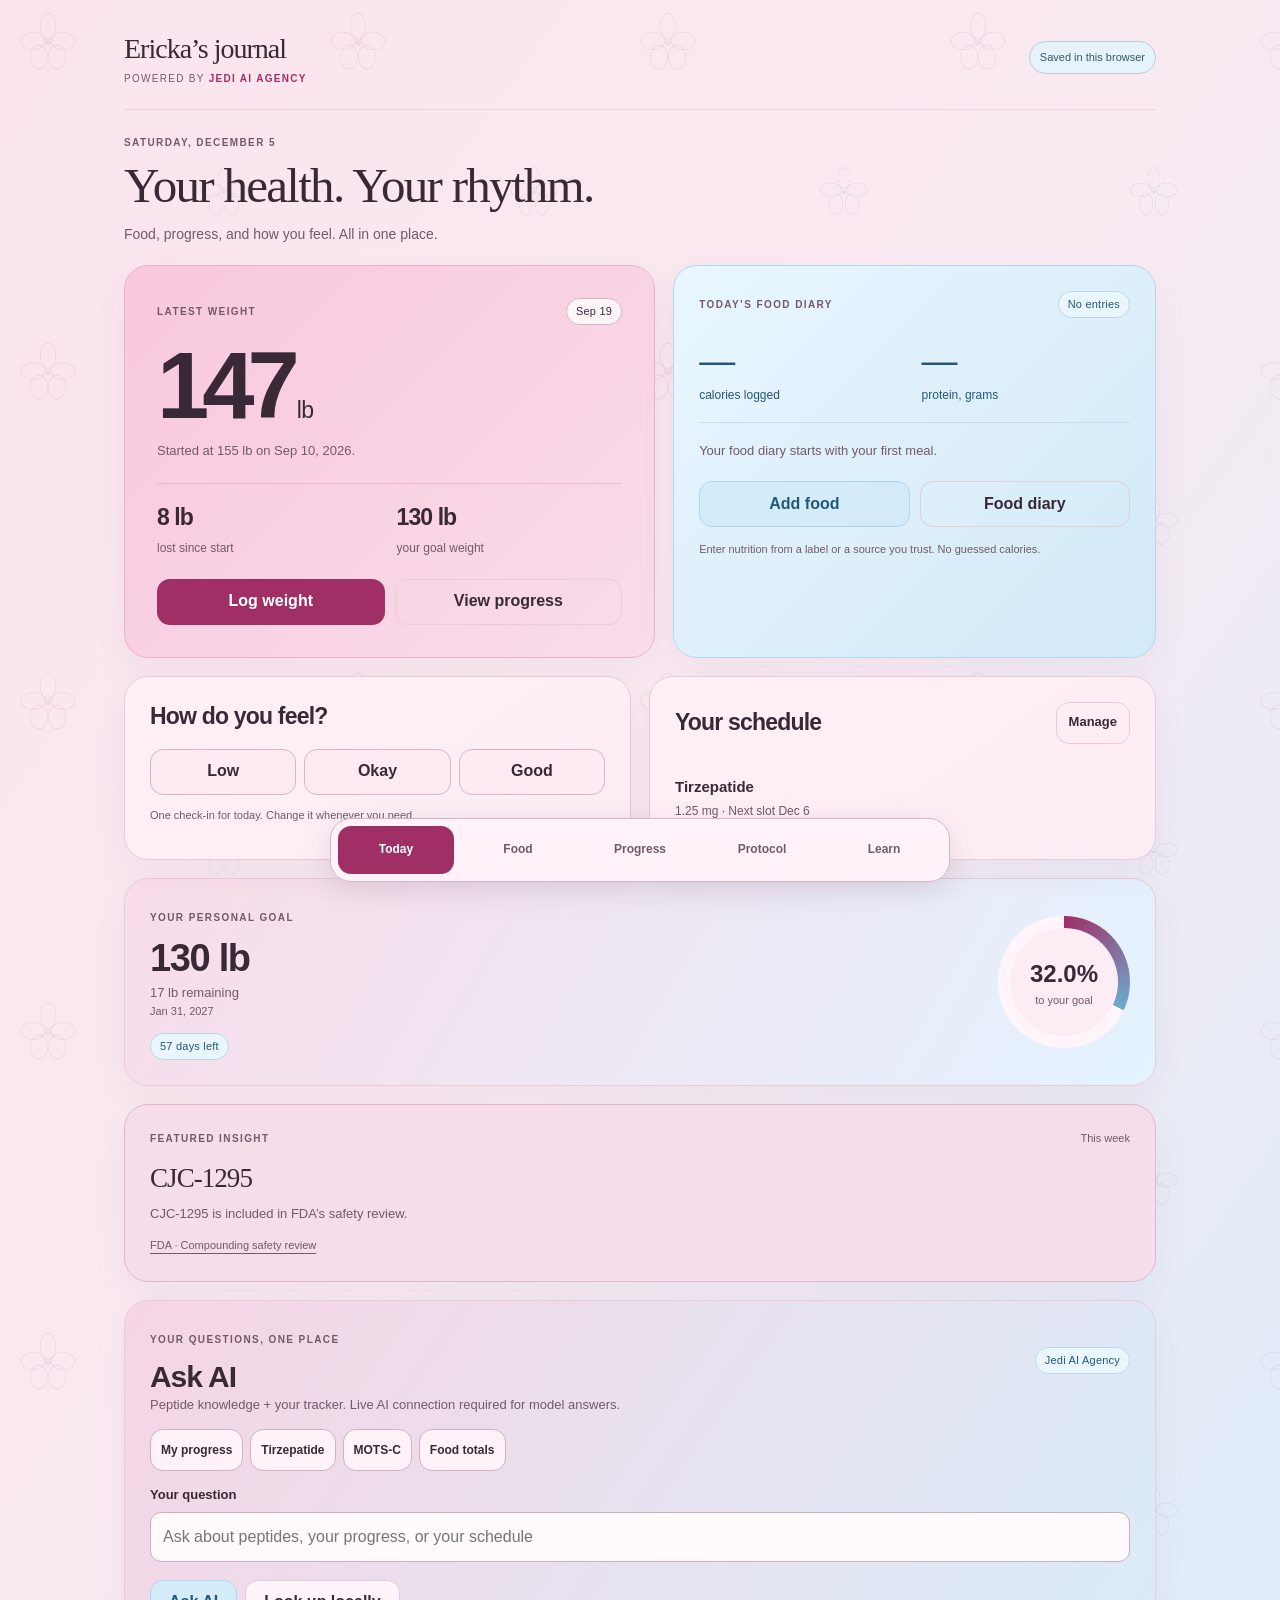
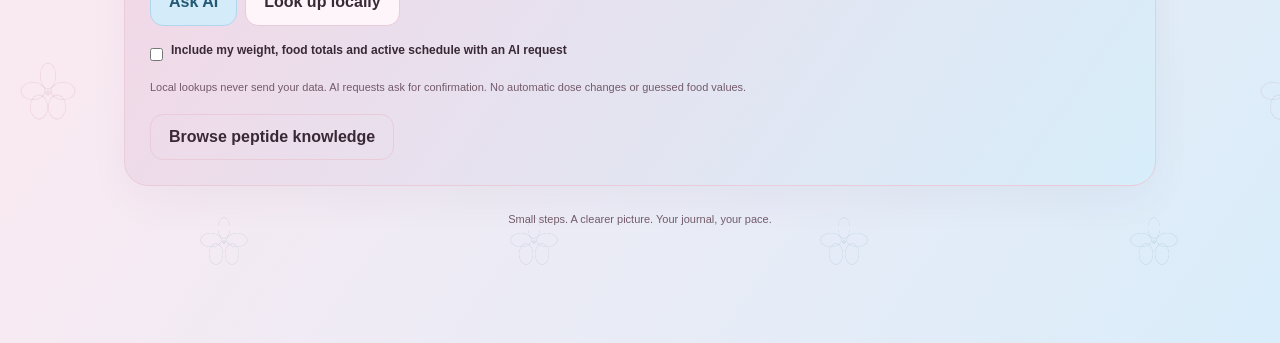
<file: ericka-health/index.html>
<!doctype html>
<html lang="en"><head><meta charset="utf-8"><meta name="viewport" content="width=device-width,initial-scale=1,viewport-fit=cover"><meta name="theme-color" content="#f5b6cf"><meta name="robots" content="noindex,nofollow"><meta name="referrer" content="no-referrer"><meta name="description" content="Ericka’s personal food, weight and wellness journal. Powered by Jedi AI Agency."><title>Ericka’s Health & Food Journal</title><link rel="stylesheet" href="styles.css"></head>
<body><div class="floral-pattern" aria-hidden="true"></div><div class="shell"><header class="masthead"><div><div class="wordmark">Ericka’s journal</div><div class="agency">Powered by <strong>Jedi AI Agency</strong></div></div><span class="status-badge" id="saveStatus">This browser</span></header>
<div id="storageAlert" class="notice" role="alert" hidden></div><div id="fileWarning" class="file-warning" hidden>Downloaded app · Entries belong to this browser and file location. Use Export backup in Protocol before moving files or switching devices. This is not a cloud account.</div>
<main>
<section id="home" class="screen" aria-labelledby="homeTitle"><div class="page-heading"><div><div class="eyebrow" id="todayLabel"></div><h1 id="homeTitle">Your health. Your rhythm.</h1><p>Food, progress, and how you feel. All in one place.</p></div></div>
<div class="home-grid"><article class="card pink-card hero"><div class="row"><span class="kicker">Latest weight</span><span class="chip" id="latestDate"></span></div><div class="hero-number"><span id="currentWeight">147</span><small>lb</small></div><p class="small-text" id="weightContext">Started at 155 lb on September 10.</p><div class="stat-row"><div><strong id="lostStat">8 lb</strong><small id="lostLabel">change since start</small></div><div><strong id="goalStat">130 lb</strong><small>your goal weight</small></div></div><div class="primary-row"><button class="primary" data-open="weight">Log weight</button><button class="quiet" data-screen="progress">View progress</button></div></article>
<article class="card blue-card"><div class="row"><div class="kicker">Today’s food diary</div><span class="chip blue" id="foodCount">No entries</span></div><div class="summary-numbers"><div><div class="number" id="homeCalories">—</div><div class="unit">calories logged</div></div><div><div class="number" id="homeProtein">—</div><div class="unit">protein, grams</div></div></div><div class="rule"></div><p class="small-text" id="homeFoodNote">Your food diary starts with your first meal.</p><div class="primary-row"><button class="blue" data-open="food">Add food</button><button class="quiet" data-screen="food">Food diary</button></div><p class="tiny" style="margin-top:14px">Enter nutrition from a label or a source you trust. No guessed calories.</p></article></div>
<div class="grid section"><article class="card"><div class="row"><h2>How do you feel?</h2><span class="tiny" id="feelingSaved"></span></div><div class="checkin-buttons section"><button data-feeling="Low" aria-pressed="false">Low</button><button data-feeling="Okay" aria-pressed="false">Okay</button><button data-feeling="Good" aria-pressed="false">Good</button></div><p class="tiny" style="margin-top:12px">One check-in for today. Change it whenever you need.</p></article><article class="card"><div class="row"><h2>Your schedule</h2><button class="small quiet" data-screen="more">Manage</button></div><div id="homeSchedule" class="section"></div></article></div>
<article class="card section journey-card"><div><span class="kicker">Your personal goal</span><h2 id="journeyGoal">130 lb</h2><p class="small-text" id="journeyRemaining"></p><p class="tiny" id="journeyDate"></p><span class="chip blue" id="journeyDays" style="margin-top:12px"></span></div><div id="journeyRing" class="journey-ring"><div><strong id="journeyPct">32.0%</strong><small>to your goal</small></div></div></article><article class="card lesson section"><div class="row"><span class="kicker">Featured insight</span><span class="tiny" id="insightWeek">This week</span></div><h2 id="insightTitle" style="margin-top:15px"></h2><p class="small-text" id="insightBody" style="margin-top:10px"></p><a id="insightLink" class="tiny" style="display:inline-block;margin-top:13px" target="_blank" rel="noopener noreferrer">Read the source</a></article>
<article class="card ai-card section" id="askAICard"><div class="row"><div><span class="kicker">Your questions, one place</span><h2>Ask AI</h2></div><span class="chip blue">Jedi AI Agency</span></div><p class="small-text" id="aiStatus">Peptide knowledge + your tracker. Live AI connection required for model answers.</p><div class="quick-chips"><button data-question="My weight progress">My progress</button><button data-question="What is tirzepatide?">Tirzepatide</button><button data-question="What is MOTS-C?">MOTS-C</button><button data-question="Today's food totals">Food totals</button></div><form id="helperForm"><label for="question">Your question</label><input id="question" placeholder="Ask about peptides, your progress, or your schedule" maxlength="800"><div class="actions section"><button class="blue" type="button" id="liveAI">Ask AI</button><button class="secondary" type="submit">Look up locally</button></div></form><label class="consent"><input type="checkbox" id="shareSummary"> Include my weight, food totals and active schedule with an AI request</label><p class="tiny">Local lookups never send your data. AI requests ask for confirmation. No automatic dose changes or guessed food values.</p><div id="answer" class="helper-answer" hidden></div><button class="quiet section" data-screen="learn">Browse peptide knowledge</button></article><footer>Small steps. A clearer picture. Your journal, your pace.</footer></section>
<section id="food" class="screen" hidden aria-labelledby="foodTitle"><div class="page-heading"><div><div class="eyebrow">Eat. Log. Learn.</div><h1 id="foodTitle">Your food diary</h1><p>A simple record, not a food score.</p></div><button class="primary" data-open="food">Add food</button></div>
<article class="card blue-card"><div class="date-bar"><button class="quiet small" id="foodPrev" aria-label="Previous food diary day">Previous</button><label for="foodDate" class="sr-only">Food diary date</label><input type="date" id="foodDate"><button class="quiet small" id="foodNext" aria-label="Next food diary day">Next</button><button class="quiet small" id="foodToday">Today</button></div><div class="nutrition-grid" id="nutritionTotals"></div><p class="small-text" id="foodCoverage" style="margin-top:14px"></p><p class="tiny" style="margin-top:7px">Totals reflect entered foods only. Missing nutrition stays unknown, not zero. A plus sign means part of the total is missing.</p></article>
<article class="card section"><div id="mealList"></div></article><article class="card section"><h2>Log a recent food again</h2><p class="small-text" style="margin-top:7px">Tap a food to review its portion and nutrition before saving.</p><div class="quick-chips" id="recentFoods"></div></article><article class="card blue-card section"><div class="row"><h2>Past 7 days</h2><span class="tiny">Calories entered</span></div><div class="week-strip" id="foodWeek"></div><p class="tiny" style="margin-top:12px">A blank day means no entries, not zero food. Tap a day to open its diary.</p></article></section>
<section id="progress" class="screen" hidden aria-labelledby="progressTitle"><div class="page-heading"><div><div class="eyebrow">The bigger picture</div><h1 id="progressTitle">Your progress</h1><p id="progressSubtitle"></p></div><button class="primary" data-open="weight">Log weight</button></div>
<article class="card"><div class="row"><h2>Recorded weight</h2><span class="chip" id="changeChip"></span></div><div class="chart-wrap"><svg id="actualChart" role="img" aria-label="Actual weight by date"></svg></div><p class="small-text" id="trendNote"></p></article>
<article class="card blue-card section"><div class="progress-head"><div><div class="kicker">Your chosen goal</div><strong id="goalHeadline">Set when you’re ready</strong></div><button class="small quiet" data-open="plan">Edit goal</button></div><div id="goalVisual" hidden><div class="progress-track" role="progressbar" aria-label="Progress toward chosen weight goal" aria-valuemin="0" aria-valuemax="100" id="goalBar"><span id="goalFill"></span></div><p class="small-text" id="goalSummary" style="margin-top:10px"></p></div><p class="small-text" id="goalDateText" style="margin-top:12px">Goal weight and timeframe have not been set.</p></article>
<article class="card section" id="comparisonCard"><h2>Your goal vs. reference lines</h2><p class="small-text" id="comparisonEmpty" style="margin-top:10px">Add a goal weight and plan length to see the comparison lines. Your chosen goal is specific to you.</p><div id="comparisonContents" hidden><div class="chart-legend"><span><i></i>Actual</span><span><i class="goal"></i>Your goal</span><span><i class="ref1"></i>1 lb/week reference</span><span><i class="ref2"></i>2 lb/week reference</span></div><div class="chart-wrap"><svg id="comparisonChart" role="img" aria-label="Actual weight versus goal and general gradual-loss reference lines"></svg></div><p class="tiny">General 1–2 lb/week reference lines, not an individual safety assessment or predicted result. <a href="https://www.cdc.gov/healthy-weight-growth/losing-weight/index.html" target="_blank" rel="noopener noreferrer">CDC source</a></p></div></article>
<article class="card section"><div class="row"><h2>Your finish line</h2><span class="chip blue" id="paceStatus"></span></div><div class="pace-grid"><div><span class="kicker">Planned average from start</span><strong id="plannedAverage"></strong></div><div><span class="kicker">Average remaining to goal</span><strong id="remainingAverage"></strong></div><div><span class="kicker">Recent observed trend</span><strong id="actualAverage"></strong></div><div><span class="kicker">Mathematical finish estimate</span><strong id="projectedDate"></strong></div></div><p class="tiny">No prediction from one early drop. Trend estimates need at least three dated entries across fourteen days. Faster loss is not a health score.</p><div class="milestones" id="milestones"></div></article><article class="card section"><h2>Weight history</h2><p class="tiny" style="margin-top:7px">One record per calendar date. Corrections replace that date’s entry.</p><div id="weightHistory" style="margin-top:14px"></div></article></section>
<section id="more" class="screen" hidden aria-labelledby="moreTitle"><div class="page-heading"><div><div class="eyebrow">Make it yours</div><h1 id="moreTitle">Your settings &amp; schedule</h1><p>Only the details you choose to record.</p></div></div>
<article class="card"><div class="row"><h2>Medications &amp; peptides</h2><button class="blue small" id="addMedBtn">Add medication</button></div><p class="small-text" style="margin-top:10px">Record your existing clinician-directed schedule. This app does not suggest doses, calculate injection units, or change treatment.</p><div id="medList" class="section"></div></article>
<article class="card section"><h2>Dose history</h2><p class="tiny" style="margin-top:7px">One record per medication and scheduled date. Mark only what actually happened.</p><div id="doseHistory" class="section"></div></article>
<article class="card section settings-list"><details open><summary>Goals &amp; starting details</summary><p id="settingsSummary" class="small-text"></p><button class="secondary section" data-open="plan">Edit goals &amp; details</button><p class="tiny" style="margin-top:10px">Calorie and protein targets are optional, user-entered values—not recommendations from this app. You can leave them blank.</p></details><details><summary>Backup &amp; restore</summary><p class="small-text">All entries are stored in this browser. There is no login or cloud sync. Clearing browser data, moving the file, changing the address, or switching devices can separate you from those records.</p><div class="backup-row"><button id="exportBtn" class="blue">Export backup</button><button id="importBtn" class="secondary">Restore backup</button><button id="csvBtn" class="quiet">Export food CSV</button></div><input id="importFile" type="file" accept="application/json,.json" hidden><p class="tiny" style="margin-top:12px">Keep backups private; they contain personal health and food records. Restoring replaces this profile only and never imports another profile’s data.</p></details><details><summary>What this version does</summary><p class="small-text">Manual food entry with serving-based calorie and macro totals; dated weight and dose logs; one daily feeling check-in; a rotating, sourced insight; peptide knowledge, progress milestones, and Ask AI with separate local-record answers. No photo recognition, barcode lookup, or automatic nutrition estimates. Live AI answers require a working server connection; the app visibly reports when that connection is unavailable.</p><p class="tiny" style="margin-top:12px">Built for Ericka · Version 2.0.0 · Educational sources reviewed September 19, 2026.</p></details></article><footer>Powered by Jedi AI Agency</footer></section>
<section id="learn" class="screen" hidden aria-labelledby="learnTitle"><div class="page-heading"><div><div class="eyebrow">Simple learning</div><h1 id="learnTitle">Peptide knowledge</h1><p>The same education features, with food tracking added—not substituted.</p></div></div><article class="card"><label for="knowledgeSearch">Find a peptide or health topic</label><input id="knowledgeSearch" type="search" placeholder="Tirzepatide, GHK-Cu, MOTS-C…"><p class="tiny" style="margin-top:12px">Evidence and route matter. These entries are not dosing, stacking or reconstitution instructions. Source review: September 19, 2026.</p><div id="knowledgeList"></div></article><footer>Powered by Jedi AI Agency</footer></section></main></div><nav class="nav" aria-label="Main navigation"><button data-screen="home" aria-current="page">Today</button><button data-screen="food">Food</button><button data-screen="progress">Progress</button><button data-screen="more">Protocol</button><button data-screen="learn">Learn</button></nav><div id="toast" class="toast" role="status" aria-live="polite" hidden></div>
<dialog id="foodDialog"><div class="dialog-body"><div class="dialog-title"><h2 id="foodDialogTitle">Add food</h2><button type="button" class="quiet small" data-close="foodDialog">Close</button></div><p class="small-text" style="margin-bottom:16px">Nutrition below is <strong>per serving</strong>. The app multiplies it by servings eaten. Leave unknown values blank.</p><form id="foodForm"><input id="foodId" type="hidden"><div class="fields"><div class="field"><label for="entryDate">Date eaten</label><input id="entryDate" type="date" required></div><div class="field"><label for="mealInput">Meal</label><select id="mealInput"><option>Breakfast</option><option>Lunch</option><option>Dinner</option><option>Snacks</option></select></div><div class="field full-span"><label for="foodName">Food or drink</label><input id="foodName" maxlength="160" placeholder="e.g., Greek yogurt" required></div><div class="field"><label for="servingInput">One serving is</label><input id="servingInput" maxlength="180" placeholder="e.g., 1 container / 170 g"></div><div class="field"><label for="quantityInput">Servings eaten</label><input id="quantityInput" type="number" step="0.01" min="0.01" max="1000" inputmode="decimal" value="1" required></div><div class="field"><label for="caloriesInput">Calories per serving</label><input id="caloriesInput" type="number" step="any" min="0" max="50000" inputmode="decimal" placeholder="Optional"></div><div class="field"><label for="proteinInput">Protein per serving (g)</label><input id="proteinInput" type="number" step="any" min="0" max="10000" inputmode="decimal" placeholder="Optional"></div></div><details style="margin-top:8px"><summary>Carbs, fat &amp; nutrition source</summary><div class="fields"><div class="field"><label for="carbsInput">Carbs per serving (g)</label><input id="carbsInput" type="number" step="any" min="0" max="10000" inputmode="decimal" placeholder="Optional"></div><div class="field"><label for="fatInput">Fat per serving (g)</label><input id="fatInput" type="number" step="any" min="0" max="10000" inputmode="decimal" placeholder="Optional"></div><div class="field full-span"><label for="sourceInput">Where did the numbers come from?</label><input id="sourceInput" maxlength="400" placeholder="e.g., Package label or restaurant listing"></div></div></details><div id="portionPreview" class="totals-preview"></div><div id="foodError" class="form-error" role="alert" hidden></div><div class="dialog-actions"><button type="button" class="secondary" data-close="foodDialog">Cancel</button><button type="submit" class="primary">Save food</button></div></form></div></dialog>
<dialog id="weightDialog"><div class="dialog-body"><div class="dialog-title"><h2>Log weight</h2><button class="quiet small" type="button" data-close="weightDialog">Close</button></div><form id="weightForm"><div class="fields"><div class="field"><label for="weightInput">Weight (lb)</label><input id="weightInput" type="number" min="0.1" max="1500" step="0.1" inputmode="decimal" required></div><div class="field"><label for="weightDate">Date weighed</label><input id="weightDate" type="date" required></div></div><p class="small-text" style="margin-top:12px">A saved entry on this date will be updated, not counted twice.</p><div id="weightError" class="form-error" role="alert" hidden></div><div class="dialog-actions"><button class="secondary" type="button" data-close="weightDialog">Cancel</button><button type="submit" class="primary">Save weight</button></div></form></div></dialog>
<dialog id="planDialog"><div class="dialog-body"><div class="dialog-title"><h2>Your details &amp; goals</h2><button type="button" class="quiet small" data-close="planDialog">Close</button></div><form id="planForm"><div class="fields"><div class="field"><label for="startWeightInput">Starting weight (lb)</label><input id="startWeightInput" type="number" step="0.1" min="0.1" max="1500" required></div><div class="field"><label for="startDateInput">Starting weigh-in date</label><input id="startDateInput" type="date" required></div><div class="field"><label for="goalInput">Goal weight (lb)</label><input id="goalInput" type="number" step="0.1" min="0.1" max="1500" placeholder="Optional"></div><div class="field"><label for="targetDateInput">Goal date</label><input id="targetDateInput" type="date"></div><div class="field"><label for="calorieTargetInput">Daily calorie target</label><input id="calorieTargetInput" type="number" step="any" min="1" max="15000" placeholder="Optional"></div><div class="field"><label for="proteinTargetInput">Daily protein target (g)</label><input id="proteinTargetInput" type="number" step="any" min="0.1" max="1000" placeholder="Optional"></div></div><p class="small-text" style="margin-top:13px">Leave a target blank to remove it. These are your chosen tracking values, not treatment or nutrition advice.</p><div id="planError" class="form-error" role="alert" hidden></div><div class="dialog-actions"><button type="button" class="secondary" data-close="planDialog">Cancel</button><button type="submit" class="primary">Save details</button></div></form></div></dialog>
<dialog id="medDialog"><div class="dialog-body"><div class="dialog-title"><h2 id="medDialogTitle">Add medication</h2><button type="button" class="quiet small" data-close="medDialog">Close</button></div><p class="small-text" style="margin-bottom:15px">Copy your existing schedule. No dose recommendations or unit conversions are generated.</p><form id="medForm"><input id="medId" type="hidden"><div class="fields"><div class="field full-span"><label for="medName">Medication or peptide name</label><input id="medName" maxlength="160" required></div><div class="field"><label for="medAmount">Recorded dose amount</label><input id="medAmount" type="number" step="any" min="0.0001" max="100000" required></div><div class="field"><label for="medUnit">Dose unit</label><select id="medUnit"><option>mg</option><option>mcg</option><option>mL</option><option>units</option><option>tablet(s)</option><option>capsule(s)</option></select></div><div class="field full-span"><label for="medStart">Schedule start date</label><input id="medStart" type="date" required></div></div><fieldset class="section"><legend>Scheduled days (one entry per day)</legend><div class="day-checks" id="medDays"></div></fieldset><p class="tiny" style="margin-top:12px">Changing a schedule preserves the name, dose, and unit on older logs.</p><div id="medError" class="form-error" role="alert" hidden></div><div class="dialog-actions"><button type="button" class="secondary" data-close="medDialog">Cancel</button><button type="submit" class="primary">Save schedule</button></div></form></div></dialog>
<dialog id="doseDialog"><div class="dialog-body"><div class="dialog-title"><h2>Record a dose</h2><button type="button" class="quiet small" data-close="doseDialog">Close</button></div><form id="doseForm"><input id="doseId" type="hidden"><input id="doseMedId" type="hidden"><p id="doseNameText" class="small-text" style="margin-bottom:15px"></p><div class="fields"><div class="field"><label for="scheduledDate">Scheduled date</label><input id="scheduledDate" type="date" required></div><div class="field"><label for="doseStatus">What happened?</label><select id="doseStatus"><option value="taken">Taken</option><option value="skipped">Skipped</option></select></div><div class="field full-span" id="actualDateField"><label for="actualDate">Date actually taken</label><input id="actualDate" type="date" required></div></div><p class="small-text" style="margin-top:12px">Logging is a record, not a reminder to take extra medication. For missed doses, follow your prescriber’s instructions.</p><div id="doseError" class="form-error" role="alert" hidden></div><div class="dialog-actions"><button type="button" class="secondary" data-close="doseDialog">Cancel</button><button type="submit" class="primary">Save log</button></div></form></div></dialog>
<script src="core.js"></script><script src="app.js"></script></body></html>
</file>
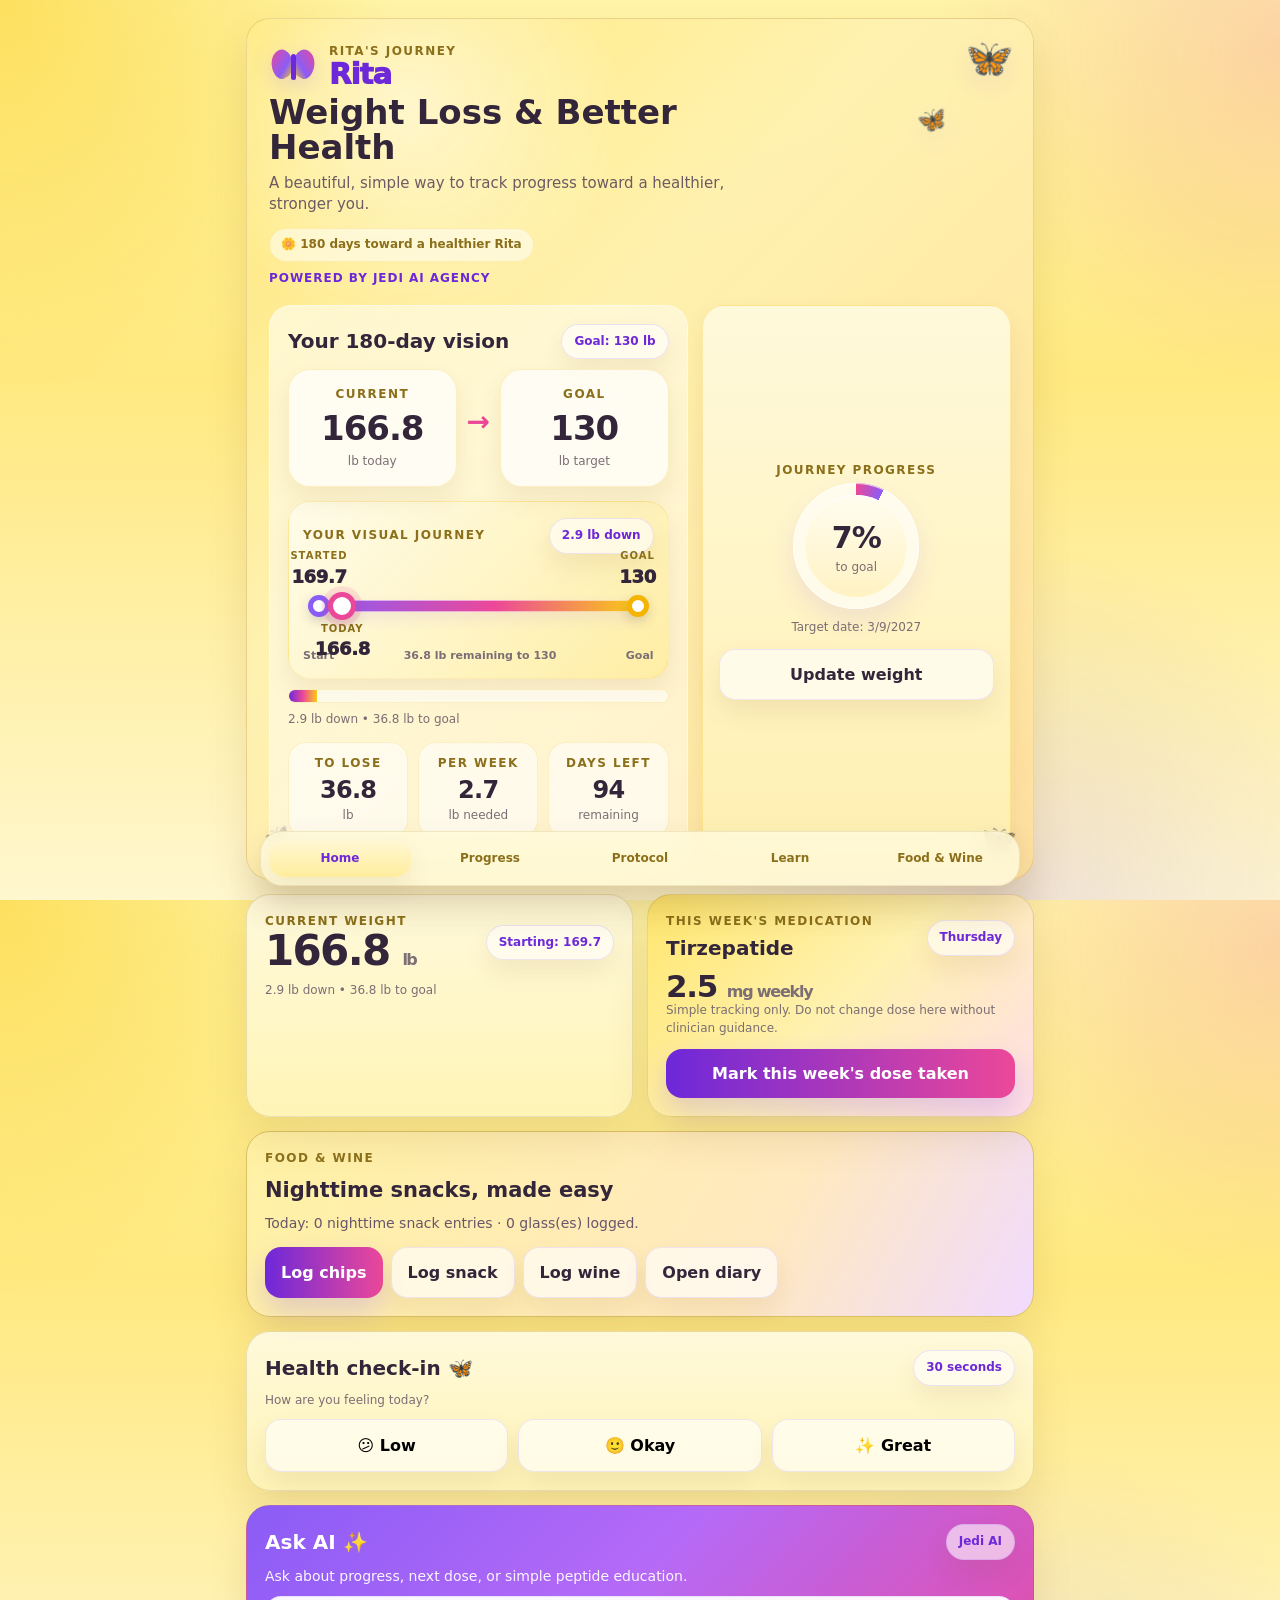
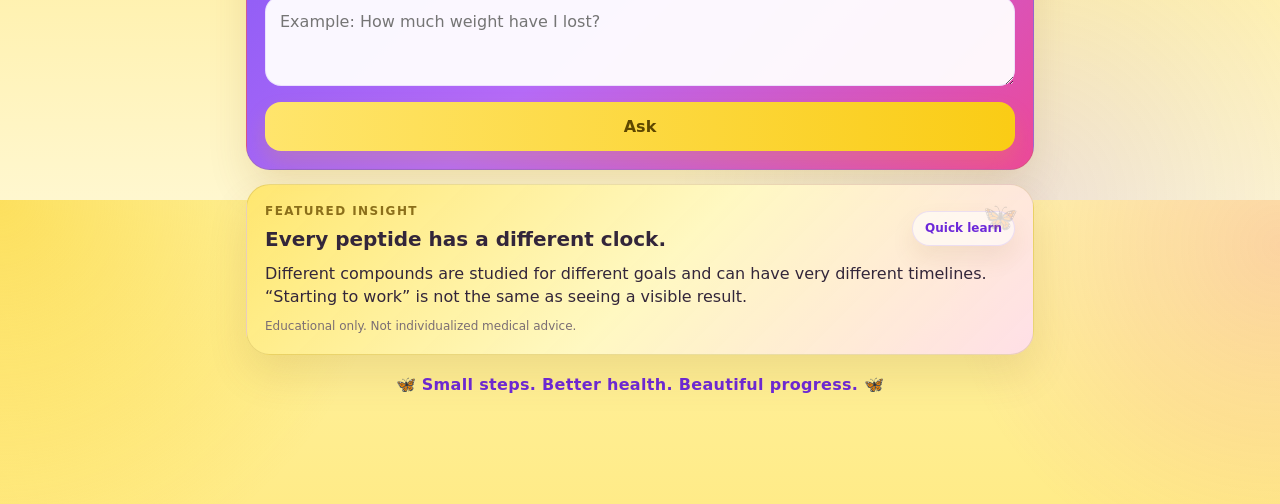
<file: rita-health/index.html>
<!doctype html>
<html lang="en">
<head>
<meta charset="utf-8" />
<meta name="viewport" content="width=device-width,initial-scale=1,viewport-fit=cover" />
<title>Rita's Health & Weight Journey</title>
<meta name="theme-color" content="#f7cf3d" />
<style>
  :root{
    --bg1:#fff4a8;
    --bg2:#ffe980;
    --bg3:#fff7cf;
    --card:#fff4b7;
    --card2:#fff9dc;
    --ink:#33263a;
    --muted:#7b6e74;
    --purple:#8b5cf6;
    --purple-dark:#6d28d9;
    --pink:#ec4899;
    --pink-soft:#f9c3df;
    --yellow:#facc15;
    --yellow-deep:#f4b400;
    --yellow-soft:#fff0a6;
    --line:rgba(150,120,40,.20);
    --shadow:0 20px 40px rgba(118, 76, 18, .12);
    --shadow-soft:0 12px 24px rgba(118, 76, 18, .09);
    --radius:24px;
  }
  *{box-sizing:border-box}
  html,body{height:100%}
  body{
    margin:0;
    color:var(--ink);
    font:16px/1.45 ui-sans-serif,system-ui,-apple-system,BlinkMacSystemFont,"Segoe UI",sans-serif;
    background:
      radial-gradient(circle at 0% 0%, rgba(250,204,21,.50), transparent 25%),
      radial-gradient(circle at 100% 5%, rgba(236,72,153,.18), transparent 22%),
      radial-gradient(circle at 80% 100%, rgba(139,92,246,.14), transparent 26%),
      linear-gradient(180deg,var(--bg1) 0%, var(--bg2) 42%, var(--bg3) 100%);
  }
  .wrap{
    max-width:820px;
    margin:0 auto;
    padding:18px 16px 104px;
  }
  .screen{display:none}
  .screen.active{display:block}
  .card{
    background:linear-gradient(180deg, rgba(255,249,220,.98), rgba(255,244,183,.98));
    border:1px solid var(--line);
    border-radius:var(--radius);
    box-shadow:var(--shadow);
    padding:18px;
  }
  .section{margin-top:14px}
  .row{display:flex;align-items:center;justify-content:space-between;gap:10px}
  .grid{display:grid;grid-template-columns:1fr 1fr;gap:14px}
  .label{
    font-size:12px;
    letter-spacing:.12em;
    text-transform:uppercase;
    font-weight:800;
    color:#8b6f1a;
  }
  .pill{
    display:inline-flex; align-items:center; gap:6px;
    padding:8px 12px; border-radius:999px;
    font-size:12px; font-weight:800;
    background:rgba(255,255,255,.60);
    border:1px solid rgba(139,92,246,.16);
    color:#6d28d9;
    box-shadow:var(--shadow-soft);
  }
  .metric{
    font-size:42px;
    line-height:1;
    letter-spacing:-.04em;
    font-weight:900;
  }
  .metric small{font-size:16px;color:var(--muted);font-weight:800}
  .tiny{font-size:12px;color:var(--muted)}
  h1,h2,h3,p{margin:0}
  h2{font-size:20px}
  button{
    border:0; cursor:pointer; font:inherit; font-weight:800;
    border-radius:16px; padding:13px 16px;
    transition:transform .15s ease, box-shadow .15s ease, opacity .15s ease;
  }
  button:hover{transform:translateY(-1px)}
  .primary{
    background:linear-gradient(90deg,var(--purple-dark),var(--pink));
    color:#fff; box-shadow:0 14px 28px rgba(139,92,246,.24);
  }
  .secondary{
    background:rgba(255,255,255,.65);
    border:1px solid rgba(139,92,246,.14);
    color:var(--ink);
    box-shadow:var(--shadow-soft);
  }
  .yellow{
    background:linear-gradient(90deg,#ffe56c,#facc15);
    color:#5e4700;
    box-shadow:0 12px 22px rgba(244,180,0,.18);
  }
  .full{width:100%}
  .hero{
    position:relative;
    overflow:hidden;
    padding:24px 22px 22px;
    background:
      radial-gradient(circle at 20% 10%, rgba(255,255,255,.55), transparent 22%),
      linear-gradient(135deg, rgba(255,232,120,.96), rgba(255,241,177,.94) 40%, rgba(255,223,156,.92) 100%);
  }

  .logo-lockup{display:flex;align-items:center;gap:12px;position:relative;z-index:2}
  .logo-name{font-size:29px;line-height:1;font-weight:950;letter-spacing:-.03em;color:var(--purple-dark)}
  .butterfly-mark{width:48px;height:40px;position:relative;filter:drop-shadow(0 7px 10px rgba(139,92,246,.18))}
  .butterfly-mark .wing{position:absolute;top:4px;width:22px;height:28px;background:linear-gradient(145deg,#ec4899,#8b5cf6 62%,#facc15);border-radius:70% 40% 65% 35%}
  .butterfly-mark .left{left:2px;transform:rotate(-24deg)}
  .butterfly-mark .right{right:2px;transform:scaleX(-1) rotate(-24deg)}
  .butterfly-mark .body{position:absolute;left:22px;top:8px;width:5px;height:26px;border-radius:99px;background:#6d28d9;z-index:2}
  .journey-path-card{
    margin-top:14px;border-radius:22px;padding:16px 14px 14px;
    background:linear-gradient(135deg,rgba(255,255,255,.52),rgba(255,230,109,.44));
    border:1px solid rgba(244,180,0,.17);box-shadow:var(--shadow-soft);
  }
  .journey-path-wrap{position:relative;padding:42px 16px 34px;margin-top:4px}
  .journey-track{
    position:relative;height:12px;border-radius:999px;
    background:linear-gradient(90deg,#8b5cf6 0%,#ec4899 55%,#facc15 100%);
    box-shadow:inset 0 0 0 1px rgba(255,255,255,.55),0 6px 14px rgba(139,92,246,.12);
  }
  .journey-marker{
    position:absolute;top:50%;transform:translate(-50%,-50%);
    width:22px;height:22px;border-radius:50%;
    background:#fff;border:5px solid var(--purple);
    box-shadow:0 4px 12px rgba(51,38,58,.18);z-index:2;
  }
  .journey-marker.current{
    border-color:var(--pink);width:28px;height:28px;
    box-shadow:0 0 0 6px rgba(236,72,153,.14),0 6px 14px rgba(51,38,58,.18);
  }
  .journey-marker.goal{border-color:var(--yellow-deep)}
  .journey-label{
    position:absolute;transform:translateX(-50%);text-align:center;min-width:92px;
  }
  .journey-label.top{bottom:22px}
  .journey-label.bottom{top:22px}
  .journey-label .name{
    display:block;font-size:10px;font-weight:900;letter-spacing:.10em;
    text-transform:uppercase;color:#8b6f1a;
  }
  .journey-label .value{
    display:block;font-size:18px;font-weight:950;color:var(--ink);letter-spacing:-.02em;
  }
  .journey-caption{
    display:flex;justify-content:space-between;gap:10px;align-items:center;
    margin-top:2px;font-size:11px;color:var(--muted);font-weight:700;
  }
  .banner-kicker{
    display:inline-flex;align-items:center;gap:7px;margin-top:12px;
    padding:7px 11px;border-radius:999px;background:rgba(255,255,255,.50);
    border:1px solid rgba(244,180,0,.18);font-size:12px;font-weight:900;color:#8b6f1a
  }
  .hero h1{
    margin-top:6px;
    font-size:34px;
    line-height:1.02;
    max-width:520px;
  }
  .hero .sub{
    margin-top:8px;
    max-width:520px;
    color:#6d5b63;
    font-size:15px;
  }
  .brand{margin-top:8px;color:var(--purple-dark);font-size:12px;font-weight:900;letter-spacing:.08em;text-transform:uppercase}
  .hero .butterfly{
    position:absolute;
    opacity:.9;
    filter:drop-shadow(0 8px 14px rgba(139,92,246,.12));
    pointer-events:none;
  }
  .b1{top:12px; right:22px; font-size:38px; transform:rotate(12deg)}
  .b2{top:84px; right:86px; font-size:24px; transform:rotate(-10deg)}
  .b3{bottom:18px; right:18px; font-size:28px; transform:rotate(15deg)}
  .b4{bottom:28px; left:18px; font-size:20px; transform:rotate(-18deg); opacity:.68}
  .journey-visual{
    margin-top:18px;
    display:grid;
    grid-template-columns:1.15fr .85fr;
    gap:14px;
    align-items:stretch;
  }
  .transform-card{
    background:linear-gradient(135deg, rgba(255,249,220,.82), rgba(255,255,255,.42));
    border:1px solid rgba(255,255,255,.45);
    border-radius:22px;
    padding:18px;
    position:relative;
    overflow:hidden;
  }
  .transform-line{
    display:grid;
    grid-template-columns:1fr auto 1fr;
    gap:10px;
    align-items:end;
    margin-top:10px;
  }
  .weight-bubble{
    background:rgba(255,255,255,.72);
    border:1px solid rgba(244,180,0,.20);
    border-radius:22px;
    padding:16px 14px;
    box-shadow:var(--shadow-soft);
    text-align:center;
  }
  .weight-bubble .num{font-size:34px;font-weight:900;letter-spacing:-.03em}
  .arrow{
    align-self:center;
    font-size:28px;
    color:var(--pink);
    font-weight:900;
    padding-bottom:12px;
  }
  .circle-card{
    border-radius:22px;
    background:linear-gradient(180deg,#fff9db,#fff0b2);
    border:1px solid rgba(244,180,0,.24);
    padding:16px;
    box-shadow:var(--shadow-soft);
    display:flex; flex-direction:column; justify-content:center;
  }
  .circle{
    width:126px;height:126px;border-radius:50%;
    margin:4px auto 10px;
    display:grid;place-items:center;
    background:
      conic-gradient(var(--pink) 0deg, var(--purple) var(--deg, 0deg), rgba(255,255,255,.65) var(--deg,0deg));
    position:relative;
    box-shadow:inset 0 0 0 1px rgba(255,255,255,.65), 0 12px 24px rgba(139,92,246,.12);
  }
  .circle:before{
    content:"";
    position:absolute; inset:12px;
    border-radius:50%;
    background:linear-gradient(180deg,#fffdf0,#fff2c2);
    box-shadow:inset 0 1px 0 rgba(255,255,255,.85);
  }
  .circle .inner{
    position:relative; z-index:2; text-align:center;
  }
  .circle .inner .pct{font-size:30px; font-weight:900; letter-spacing:-.03em}
  .progress-bar{
    height:14px; border-radius:999px; overflow:hidden;
    background:rgba(255,255,255,.58);
    border:1px solid rgba(244,180,0,.18);
    margin-top:10px;
  }
  .progress-bar > span{
    display:block; height:100%;
    background:linear-gradient(90deg,var(--purple-dark),var(--pink),var(--yellow));
    width:0%;
  }
  .mini-grid{display:grid;grid-template-columns:repeat(3,1fr);gap:10px;margin-top:14px}
  .mini-stat{
    background:rgba(255,255,255,.58);
    border:1px solid rgba(244,180,0,.17);
    border-radius:18px; padding:12px 10px;
    text-align:center;
  }
  .mini-stat .big{font-size:24px;font-weight:900;letter-spacing:-.03em}
  .checkin-options{display:grid;grid-template-columns:repeat(3,1fr);gap:10px}
  .checkin-btn{
    padding:14px 8px; background:rgba(255,255,255,.62);
    border:1px solid rgba(139,92,246,.14);
    box-shadow:var(--shadow-soft);
  }
  .checkin-btn.active{
    background:linear-gradient(180deg,#fff1bc,#fff8dc);
    outline:3px solid rgba(236,72,153,.16);
    border-color:rgba(236,72,153,.26);
  }
  .ask{
    background:linear-gradient(135deg,#8b5cf6 0%, #b56af7 44%, #ec4899 100%);
    color:#fff;
  }
  .ask textarea, .card input{
    width:100%;
    background:rgba(255,255,255,.95);
    color:var(--ink);
    border:1px solid rgba(139,92,246,.14);
    border-radius:16px;
    padding:13px 14px;
    font:inherit;
  }
  .ask textarea{min-height:90px; resize:vertical}
  .answer{
    display:none;
    margin-top:10px;
    white-space:pre-wrap;
    background:rgba(255,255,255,.14);
    border:1px solid rgba(255,255,255,.24);
    border-radius:16px;
    padding:12px;
    font-size:14px;
  }
  .insight{
    background:linear-gradient(135deg,rgba(255,230,109,.95),rgba(255,248,194,.98) 52%, rgba(255,222,238,.92) 100%);
    position:relative;
    overflow:hidden;
  }
  .insight:after{
    content:"🦋";
    position:absolute; right:16px; top:12px;
    font-size:28px; opacity:.18; transform:rotate(14deg);
  }

  .momentum-hero{
    position:relative;overflow:hidden;
    background:
      radial-gradient(circle at 94% 8%,rgba(236,72,153,.18),transparent 24%),
      radial-gradient(circle at 8% 95%,rgba(139,92,246,.12),transparent 28%),
      linear-gradient(135deg,#fff5b8 0%,#ffe46c 46%,#ffd6e9 100%);
  }
  .momentum-hero:after{
    content:"🦋";position:absolute;right:18px;top:16px;
    font-size:36px;opacity:.20;transform:rotate(12deg);
  }
  .momentum-kicker{display:flex;align-items:center;gap:8px;flex-wrap:wrap}
  .momentum-number{
    font-size:62px;line-height:.92;font-weight:950;letter-spacing:-.06em;
    color:var(--purple-dark);margin-top:14px;
  }
  .momentum-number small{font-size:18px;color:#735f6b;letter-spacing:0}
  .momentum-copy{font-size:15px;color:#655862;margin-top:8px;max-width:540px}
  .momentum-stats{display:grid;grid-template-columns:repeat(3,1fr);gap:10px;margin-top:16px}
  .momentum-stat{
    background:rgba(255,255,255,.66);border:1px solid rgba(255,255,255,.80);
    border-radius:18px;padding:12px;text-align:center;box-shadow:var(--shadow-soft);
  }
  .momentum-stat .v{font-size:24px;font-weight:950;letter-spacing:-.03em;color:var(--ink)}
  .momentum-stat .k{font-size:10px;font-weight:900;letter-spacing:.08em;text-transform:uppercase;color:#8a747d;margin-top:2px}
  .trend-card{
    background:linear-gradient(180deg,#fffbe8 0%,#fff0ad 100%);
    border-color:rgba(244,180,0,.22);
  }
  .trend-head{display:flex;justify-content:space-between;align-items:flex-start;gap:12px}
  .trend-delta{
    display:inline-flex;align-items:center;gap:6px;
    padding:8px 11px;border-radius:999px;background:#fff;
    border:1px solid rgba(236,72,153,.16);color:var(--pink);
    font-size:12px;font-weight:950;box-shadow:var(--shadow-soft);
  }
  .trend-chart-wrap{
    margin-top:14px;border-radius:22px;padding:10px 8px 4px;
    background:linear-gradient(180deg,rgba(255,255,255,.72),rgba(255,255,255,.34));
    border:1px solid rgba(244,180,0,.16);
  }
  .trend-note{
    display:flex;gap:8px;align-items:flex-start;margin-top:10px;
    font-size:11px;line-height:1.45;color:#786a72;
  }
  .comparison-card{
    background:linear-gradient(135deg,rgba(255,248,196,.98),rgba(255,255,255,.82) 56%,rgba(250,221,238,.90));
    border:1px solid rgba(244,180,0,.20);
    position:relative;overflow:hidden;
  }
  .comparison-card:after{content:"🦋";position:absolute;right:18px;top:14px;font-size:28px;opacity:.12;transform:rotate(12deg)}
  .chart-legend{display:flex;flex-wrap:wrap;gap:8px;margin-top:12px}
  .legend-chip{display:inline-flex;align-items:center;gap:7px;padding:7px 10px;border-radius:999px;background:rgba(255,255,255,.72);border:1px solid rgba(150,120,40,.14);font-size:11px;font-weight:900;color:#695d63}
  .legend-line{width:22px;height:4px;border-radius:999px;display:inline-block}
  .legend-actual{background:linear-gradient(90deg,#8b5cf6,#ec4899)}
  .legend-goal{background:#ec4899}
  .legend-traditional{background:#8b5cf6}
  .legend-healthy{background:#f4b400}
  .comparison-note{margin-top:10px;padding:10px 12px;border-radius:14px;background:rgba(255,255,255,.55);font-size:11px;color:var(--muted);font-weight:750}
  .endgame-card{margin-top:14px;border-radius:20px;padding:14px;background:linear-gradient(135deg,rgba(255,255,255,.72),rgba(255,245,199,.92));border:1px solid rgba(244,180,0,.18);box-shadow:var(--shadow-soft)}
  .endgame-header{display:flex;justify-content:space-between;align-items:center;gap:10px}
  .endgame-rail{position:relative;height:10px;margin:18px 6px 12px;border-radius:999px;background:linear-gradient(90deg,rgba(139,92,246,.18),rgba(236,72,153,.18),rgba(250,204,21,.24));border:1px solid rgba(244,180,0,.18);overflow:visible}
  .endgame-fill{position:absolute;left:0;top:0;bottom:0;width:0%;border-radius:999px;background:linear-gradient(90deg,var(--purple-dark),var(--pink),var(--yellow))}
  .endgame-current{position:absolute;top:50%;transform:translate(-50%,-50%);width:20px;height:20px;border-radius:50%;background:#fff;border:5px solid var(--pink);box-shadow:0 5px 14px rgba(51,38,58,.18)}
  .endgame-finish{position:absolute;right:-2px;top:50%;transform:translateY(-50%);width:4px;height:34px;border-radius:2px;background:#7b6e74}
  .endgame-flag{position:absolute;right:-3px;top:-16px;font-size:18px;transform:translateX(100%)}
  .endgame-notes{display:grid;grid-template-columns:1fr auto;gap:10px;align-items:end}
  .endgame-big{font-size:26px;font-weight:950;letter-spacing:-.03em;color:var(--purple-dark)}
  .endgame-big small{font-size:13px;color:var(--muted);font-weight:800;letter-spacing:0}
  .endgame-date{text-align:right}
  .endgame-date .d1{font-size:12px;font-weight:900;letter-spacing:.08em;text-transform:uppercase;color:#8a747d}
  .endgame-date .d2{font-size:18px;font-weight:950;color:var(--ink);margin-top:2px}
  .pace-grid{display:grid;grid-template-columns:1fr 1fr;gap:12px;margin-top:14px}
  .pace-card{border-radius:20px;padding:15px;background:linear-gradient(135deg,rgba(255,255,255,.70),rgba(255,245,199,.95));border:1px solid rgba(244,180,0,.18);box-shadow:var(--shadow-soft)}
  .pace-status{display:inline-flex;align-items:center;gap:7px;margin-top:8px;padding:8px 11px;border-radius:999px;font-size:12px;font-weight:950;background:#fff;border:1px solid rgba(139,92,246,.15)}
  .pace-status.ahead{color:#7c3aed;background:#f7f1ff}.pace-status.onpace{color:#9a6a00;background:#fff7cd}.pace-status.behind{color:#b42365;background:#fff0f6}
  .pace-number{font-size:30px;font-weight:950;letter-spacing:-.035em;margin-top:6px}.pace-number small{font-size:13px;color:var(--muted);font-weight:850;letter-spacing:0}
  .milestone-card{margin-top:14px;border-radius:22px;padding:16px;background:linear-gradient(135deg,#fff4ac,#fff9df 55%,#f7d8ea);border:1px solid rgba(244,180,0,.20);box-shadow:var(--shadow-soft)}
  .milestone-ladder{position:relative;margin-top:18px;padding:8px 4px 2px}
  .milestone-line{position:absolute;left:7%;right:7%;top:33px;height:8px;border-radius:999px;background:rgba(255,255,255,.74);border:1px solid rgba(244,180,0,.20)}
  .milestone-line-fill{position:absolute;left:7%;top:33px;height:8px;border-radius:999px;background:linear-gradient(90deg,var(--purple-dark),var(--pink),var(--yellow));width:0%}
  .milestone-nodes{display:grid;grid-template-columns:repeat(4,1fr);position:relative;z-index:2}.milestone-node{text-align:center}
  .milestone-dot{width:28px;height:28px;border-radius:50%;margin:12px auto 8px;display:grid;place-items:center;background:#fff;border:5px solid #e8d89a;box-shadow:0 6px 14px rgba(51,38,58,.12);font-size:10px;font-weight:950}
  .milestone-node.done .milestone-dot{border-color:var(--purple);background:#fbf8ff;color:var(--purple-dark)}
  .milestone-node.current .milestone-dot{border-color:var(--pink);background:#fff0f7;color:#b42365;transform:scale(1.12)}
  .milestone-node.goal .milestone-dot{border-color:var(--yellow-deep);background:#fff9cc;color:#8a6500}
  .milestone-weight{font-size:18px;font-weight:950}.milestone-copy{font-size:10px;color:var(--muted);font-weight:850;margin-top:2px}
  @media (max-width:560px){.pace-grid{grid-template-columns:1fr}}
  .goal-path-card{
    background:linear-gradient(135deg,#fff9d7,#fff0b3 65%,#f9d9ea);
  }
  .goal-path-rail{
    position:relative;height:16px;border-radius:999px;margin:20px 4px 12px;
    background:rgba(255,255,255,.70);border:1px solid rgba(244,180,0,.22);overflow:hidden;
  }
  .goal-path-fill{
    position:absolute;left:0;top:0;bottom:0;width:0%;
    background:linear-gradient(90deg,var(--purple-dark),var(--pink),var(--yellow));
    border-radius:999px;
  }
  .goal-path-dot{
    position:absolute;top:50%;transform:translate(-50%,-50%);
    width:24px;height:24px;border-radius:50%;background:#fff;
    border:5px solid var(--pink);box-shadow:0 5px 14px rgba(51,38,58,.18);
  }
  .goal-path-labels{display:flex;justify-content:space-between;gap:8px;font-size:11px;color:var(--muted);font-weight:800}
  .checkin-list{display:grid;gap:10px;margin-top:12px}
  .checkin-row{
    display:grid;grid-template-columns:auto 1fr auto;gap:10px;align-items:center;
    padding:12px;border-radius:16px;background:rgba(255,255,255,.62);
    border:1px solid rgba(139,92,246,.10);
  }
  .checkin-dot{width:13px;height:13px;border-radius:50%;background:var(--purple);box-shadow:0 0 0 5px rgba(139,92,246,.10)}
  .checkin-row.latest .checkin-dot{background:var(--pink);box-shadow:0 0 0 6px rgba(236,72,153,.12)}
  .checkin-date{font-size:12px;font-weight:900;color:var(--ink)}
  .checkin-sub{font-size:10px;color:var(--muted);margin-top:2px}
  .checkin-weight{font-size:19px;font-weight:950;letter-spacing:-.02em}
  .section-title-wrap{display:flex;align-items:center;gap:9px}
  .section-butterfly{font-size:20px;opacity:.72}
  @media (max-width:520px){
    .momentum-stats{grid-template-columns:1fr 1fr 1fr}
    .momentum-number{font-size:54px}
  }
  .history{display:grid;gap:8px}
  .entry{
    display:flex; justify-content:space-between; align-items:center; gap:10px;
    padding-top:10px; border-top:1px solid rgba(150,120,40,.14); font-size:14px;
  }
  nav{
    position:fixed; left:50%; bottom:14px; transform:translateX(-50%);
    width:min(760px, calc(100% - 24px));
    display:grid; grid-template-columns:repeat(4,1fr); gap:8px;
    padding:8px;
    background:rgba(255,250,217,.88);
    border:1px solid rgba(150,120,40,.14);
    border-radius:22px;
    box-shadow:0 18px 36px rgba(92,65,17,.14);
    backdrop-filter:blur(12px);
    z-index:100;
  }
  nav button{
    background:transparent; padding:10px 6px; border-radius:16px; color:#8b6f1a;
    font-size:12px; font-weight:900;
  }
  nav button.active{
    background:linear-gradient(180deg,#fff7d4,#ffed9d);
    color:var(--purple-dark);
    box-shadow:var(--shadow-soft);
  }
  .footer-note{
    text-align:center;
    margin:18px 0 4px;
    color:var(--purple-dark);
    font-weight:900;
    letter-spacing:.02em;
  }
  svg{width:100%;height:150px;overflow:visible;display:block}
  @media (max-width:640px){
    .grid,.journey-visual{grid-template-columns:1fr}
    .mini-grid{grid-template-columns:1fr 1fr 1fr}
    .hero h1{font-size:30px}
    .metric{font-size:38px}
  }
  @media (max-width:420px){
    .mini-grid{grid-template-columns:1fr}
    .checkin-options{grid-template-columns:1fr}
    .transform-line{grid-template-columns:1fr; gap:8px}
    .arrow{display:none}
  }
</style>
</head>
<body>
<div class="wrap">

  <section id="home" class="screen active">
    <div class="card hero">
      <div class="butterfly b1">🦋</div>
      <div class="butterfly b2">🦋</div>
      <div class="butterfly b3">🦋</div>
      <div class="butterfly b4">🦋</div>

      <div class="logo-lockup">
        <div class="butterfly-mark" aria-hidden="true">
          <span class="wing left"></span><span class="body"></span><span class="wing right"></span>
        </div>
        <div>
          <div class="label">Rita's Journey</div>
          <div class="logo-name">Rita</div>
        </div>
      </div>
      <h1>Weight Loss & Better Health</h1>
      <div class="sub">A beautiful, simple way to track progress toward a healthier, stronger you.</div>
      <div class="banner-kicker">🌼 180 days toward a healthier Rita</div>
      <div class="brand">Powered by Jedi AI Agency</div>

      <div class="journey-visual">
        <div class="transform-card">
          <div class="row">
            <h2>Your 180-day vision</h2>
            <span class="pill">Goal: 130 lb</span>
          </div>
          <div class="transform-line">
            <div class="weight-bubble">
              <div class="label">Current</div>
              <div class="num" id="heroCurrent">166.8</div>
              <div class="tiny">lb today</div>
            </div>
            <div class="arrow">→</div>
            <div class="weight-bubble">
              <div class="label">Goal</div>
              <div class="num">130</div>
              <div class="tiny">lb target</div>
            </div>
          </div>


          <div class="journey-path-card">
            <div class="row">
              <div class="label">Your visual journey</div>
              <span class="pill" id="journeyLostPill">2.9 lb down</span>
            </div>
            <div class="journey-path-wrap">
              <div class="journey-track">
                <div class="journey-marker" style="left:0%"></div>
                <div class="journey-marker current" id="currentMarker" style="left:9.8%"></div>
                <div class="journey-marker goal" style="left:100%"></div>

                <div class="journey-label top" style="left:0%">
                  <span class="name">Started</span>
                  <span class="value">169.7</span>
                </div>
                <div class="journey-label bottom" id="currentLabel" style="left:9.8%">
                  <span class="name">Today</span>
                  <span class="value" id="journeyCurrentValue">166.8</span>
                </div>
                <div class="journey-label top" style="left:100%">
                  <span class="name">Goal</span>
                  <span class="value">130</span>
                </div>
              </div>
            </div>
            <div class="journey-caption">
              <span>Start</span>
              <span id="journeyCaption">36.8 lb remaining to 130</span>
              <span>Goal</span>
            </div>
          </div>
          <div class="progress-bar"><span id="goalBar"></span></div>
          <div class="tiny" id="goalText" style="margin-top:8px">2.9 lb down • 36.8 lb to goal</div>

          <div class="mini-grid">
            <div class="mini-stat">
              <div class="label">To Lose</div>
              <div class="big" id="lbsToGoal">36.8</div>
              <div class="tiny">lb</div>
            </div>
            <div class="mini-stat">
              <div class="label">Per Week</div>
              <div class="big" id="weeklyNeeded">1.7</div>
              <div class="tiny">lb needed</div>
            </div>
            <div class="mini-stat">
              <div class="label">Days Left</div>
              <div class="big" id="daysRemaining">120</div>
              <div class="tiny">remaining</div>
            </div>
          </div>
        </div>

        <div class="circle-card">
          <div class="label" style="text-align:center">Journey progress</div>
          <div class="circle" id="goalCircle" style="--deg:0deg">
            <div class="inner">
              <div class="pct" id="goalPct">0%</div>
              <div class="tiny">to goal</div>
            </div>
          </div>
          <div class="tiny" id="targetDateText" style="text-align:center">Target date: --</div>
          <button class="secondary full" style="margin-top:12px" onclick="showScreen('progress',this)">Update weight</button>
        </div>
      </div>
    </div>

    <div class="grid section">
      <div class="card">
        <div class="row">
          <div>
            <div class="label">Current weight</div>
            <div class="metric"><span id="currentWeight">166.8</span> <small>lb</small></div>
          </div>
          <span class="pill">Starting: 169.7</span>
        </div>
        <div class="tiny" id="goalSummary" style="margin-top:10px">Your journey starts here.</div>
      </div>

      <div class="card" style="background:linear-gradient(135deg, rgba(255,230,109,.98), rgba(255,241,177,.98), rgba(255,220,235,.96))">
        <div class="row">
          <div>
            <div class="label">This week's medication</div>
            <h2 style="margin-top:4px">Tirzepatide</h2>
          </div>
          <span class="pill">Thursday</span>
        </div>
        <div class="metric" style="font-size:31px;margin-top:8px">2.5 <small>mg weekly</small></div>
        <div class="tiny">Simple tracking only. Do not change dose here without clinician guidance.</div>
        <button id="takenBtn" class="primary full" style="margin-top:12px" onclick="markDose()">Mark this week's dose taken</button>
      </div>
    </div>

    <div class="card section">
      <div class="row">
        <h2>Health check-in 🦋</h2>
        <span class="pill">30 seconds</span>
      </div>
      <div class="tiny" style="margin:6px 0 10px">How are you feeling today?</div>
      <div class="checkin-options">
        <button class="checkin-btn" data-val="1" onclick="pickHealth(this)">😕 Low</button>
        <button class="checkin-btn" data-val="3" onclick="pickHealth(this)">🙂 Okay</button>
        <button class="checkin-btn" data-val="5" onclick="pickHealth(this)">✨ Great</button>
      </div>
    </div>

    <div class="card ask section">
      <div class="row">
        <h2>Ask AI ✨</h2>
        <span class="pill">Jedi AI</span>
      </div>
      <div style="margin:6px 0 10px;font-size:14px;opacity:.94">Ask about progress, next dose, or simple peptide education.</div>
      <textarea id="question" placeholder="Example: How much weight have I lost?"></textarea>
      <button class="yellow full" style="margin-top:10px" onclick="askAI()">Ask</button>
      <div id="answer" class="answer"></div>
    </div>

    <div class="card insight section">
      <div class="row">
        <div>
          <div class="label">Featured insight</div>
          <h2 id="insightTitle" style="margin-top:4px">Every peptide has a different clock.</h2>
        </div>
        <span class="pill">Quick learn</span>
      </div>
      <p id="insightBody" style="margin-top:8px">Different compounds are studied for different goals and can have very different timelines. “Starting to work” is not the same as seeing a visible result.</p>
      <div class="tiny" style="margin-top:10px">Educational only. Not individualized medical advice.</div>
    </div>

    <div class="footer-note">🦋 Small steps. Better health. Beautiful progress. 🦋</div>
  </section>

  <section id="progress" class="screen">
    <div class="card momentum-hero">
      <div class="momentum-kicker">
        <span class="pill">Early momentum</span>
        <span class="pill">Sep 10 → Sep 19</span>
      </div>
      <div class="momentum-number">↓ <span id="weekLossBig">2.9</span> <small>lb</small></div>
      <div class="momentum-copy" id="momentumCopy">A strong early move from 169.7 lb to 166.8 lb.</div>
      <div class="momentum-stats">
        <div class="momentum-stat">
          <div class="v" id="weekStartWeight">169.7</div>
          <div class="k">Started</div>
        </div>
        <div class="momentum-stat">
          <div class="v" id="weekCurrentWeight">166.8</div>
          <div class="k">Current</div>
        </div>
        <div class="momentum-stat">
          <div class="v" id="goalPercentStat">7.3%</div>
          <div class="k">Goal Complete</div>
        </div>
      </div>
    </div>

    <div class="card trend-card section">
      <div class="trend-head">
        <div>
          <div class="section-title-wrap"><span class="section-butterfly">🦋</span><h2>Weekly Progress</h2></div>
          <div class="tiny" style="margin-top:4px">Make the progress visible — not microscopic.</div>
        </div>
        <div class="trend-delta" id="trendDelta">↓ 2.9 lb this week</div>
      </div>
      <div class="trend-chart-wrap">
        <svg id="chart" viewBox="0 0 700 250" aria-label="Rita's weekly weight progress chart"></svg>
      </div>
      <div class="trend-note">
        <span>💛</span>
        <span>Early scale changes can include water weight. The important signal is the trend over multiple weekly check-ins.</span>
      </div>
    </div>

    <div class="card comparison-card section">
      <div class="row">
        <div>
          <div class="section-title-wrap"><span class="section-butterfly">🦋</span><h2>Goal vs Healthy Weight-Loss Pace</h2></div>
          <div class="tiny" style="margin-top:4px">Rita's goal line versus common gradual-loss benchmarks.</div>
        </div>
        <span class="pill">180 days</span>
      </div>
      <div class="chart-legend">
        <span class="legend-chip"><span class="legend-line legend-actual"></span>Actual progress</span>
        <span class="legend-chip"><span class="legend-line legend-goal"></span>Rita's 180-day goal</span>
        <span class="legend-chip"><span class="legend-line legend-traditional"></span>Traditional 1 lb/week</span>
        <span class="legend-chip"><span class="legend-line legend-healthy"></span>Healthy gradual 2 lb/week</span>
      </div>
      <div class="trend-chart-wrap" style="margin-top:6px"><svg id="comparisonChart" viewBox="0 0 700 300" aria-label="Rita goal versus gradual weight-loss pace chart"></svg></div>
      <div class="comparison-note">The 1–2 lb/week lines are general educational benchmarks for gradual weight loss, not a personalized medical target. Individual pace can vary.</div>
    </div>

    <div class="card goal-path-card section">
      <div class="row">
        <div>
          <div class="label">180-day journey</div>
          <h2 style="margin-top:4px">169.7 → 130 lb</h2>
        </div>
        <span class="pill" id="goalJourneyPill">2.9 lb down</span>
      </div>
      <div class="goal-path-rail">
        <div class="goal-path-fill" id="goalPathFill"></div>
        <div class="goal-path-dot" id="goalPathDot" style="left:9.8%"></div>
      </div>
      <div class="goal-path-labels">
        <span>Start 169.7</span>
        <span id="goalPathToday">Today 166.8</span>
        <span>Goal 130</span>
      </div>
      <div class="endgame-card">
        <div class="endgame-header">
          <div><div class="label">End game line</div><h2 style="margin-top:4px">Finish at 130 lb</h2></div>
          <span class="pill">180-day target</span>
        </div>
        <div class="endgame-rail">
          <div class="endgame-fill" id="endgameFill"></div>
          <div class="endgame-current" id="endgameCurrent" style="left:7.3%"></div>
          <div class="endgame-finish"></div>
          <div class="endgame-flag">🏁</div>
        </div>
        <div class="endgame-notes">
          <div>
            <div class="endgame-big">130 <small>lb target goal</small></div>
            <div class="tiny" id="endgameRemain">36.8 lb to go</div>
          </div>
          <div class="endgame-date">
            <div class="d1">Target date</div>
            <div class="d2" id="endgameDate">--</div>
          </div>
        </div>
      </div>
      <div class="tiny" id="pathSummary" style="margin-top:12px;font-weight:800;color:var(--purple-dark)">Goal: 130 lb in 180 days.</div>

      <div class="pace-grid">
        <div class="pace-card">
          <div class="label">Projected finish pace</div>
          <div class="pace-number" id="projectedFinishDate">--</div>
          <div class="tiny" id="projectedFinishCopy">Based on your current average pace.</div>
          <div class="pace-status ahead" id="paceStatus">✨ Calculating pace</div>
        </div>
        <div class="pace-card">
          <div class="label">Average pace</div>
          <div class="pace-number"><span id="actualWeeklyPace">0.0</span> <small>lb/week</small></div>
          <div class="tiny">Goal pace needed: <strong id="requiredWeeklyPace">0.0 lb/week</strong></div>
          <div class="tiny" style="margin-top:7px">Weight loss rarely moves in a straight line — use this as a trend, not a promise.</div>
        </div>
      </div>

      <div class="milestone-card">
        <div class="row">
          <div><div class="label">Milestone ladder</div><h2 style="margin-top:4px">170 → 155 → 140 → 130</h2></div>
          <span class="pill">Visual wins</span>
        </div>
        <div class="milestone-ladder">
          <div class="milestone-line"></div>
          <div class="milestone-line-fill" id="milestoneLineFill"></div>
          <div class="milestone-nodes">
            <div class="milestone-node done" id="mile170"><div class="milestone-dot">✓</div><div class="milestone-weight">170</div><div class="milestone-copy">Start</div></div>
            <div class="milestone-node" id="mile155"><div class="milestone-dot">2</div><div class="milestone-weight">155</div><div class="milestone-copy">Next win</div></div>
            <div class="milestone-node" id="mile140"><div class="milestone-dot">3</div><div class="milestone-weight">140</div><div class="milestone-copy">Major milestone</div></div>
            <div class="milestone-node goal" id="mile130"><div class="milestone-dot">🏁</div><div class="milestone-weight">130</div><div class="milestone-copy">Goal</div></div>
          </div>
        </div>
      </div>
    </div>

    <div class="card section">
      <div class="row">
        <div class="section-title-wrap"><span class="section-butterfly">🦋</span><h2>Weekly Check-ins</h2></div>
        <span class="pill">Thursday</span>
      </div>
      <div id="weightHistory" class="checkin-list"></div>

      <div class="grid" style="margin-top:16px">
        <div>
          <div class="label">Next weight</div>
          <input id="weightInput" type="number" step="0.1" value="166.8" />
        </div>
        <div>
          <div class="label">Goal weight</div>
          <input id="goalInput" type="number" step="0.1" value="130" />
        </div>
      </div>
      <button class="primary full" style="margin-top:12px" onclick="saveWeight()">Save next check-in</button>
    </div>
  </section>

  <section id="protocol" class="screen">
    <div class="card" style="background:linear-gradient(135deg, rgba(255,230,109,.98), rgba(255,241,177,.98), rgba(255,220,235,.96))">
      <div class="label">Current protocol</div>
      <h2 style="margin-top:6px">Tirzepatide</h2>
      <div class="row" style="margin-top:10px">
        <div class="metric" style="font-size:32px">2.5 <small>mg</small></div>
        <span class="pill">Thursday</span>
      </div>
      <div class="tiny" style="margin-top:8px">Additional medications or peptides can be added later if needed.</div>
    </div>

    <div class="card section">
      <h2>Dose history</h2>
      <div id="doseHistory" class="history" style="margin-top:10px"></div>
    </div>
  </section>

  <section id="learn" class="screen">
    <div class="card insight">
      <div class="label">Simple learning</div>
      <h2 style="margin-top:6px">Quick education. No clutter.</h2>
      <p style="margin-top:8px">The deeper knowledge base lives behind Ask AI. This page only surfaces a few easy starting points.</p>
    </div>

    <div class="card section">
      <div class="row">
        <h2>Quick topics</h2>
        <span class="pill">Tap to ask AI</span>
      </div>
      <button class="secondary full" style="margin-top:12px" onclick="quickTopic('tirzepatide')">What is tirzepatide?</button>
      <button class="secondary full" style="margin-top:8px" onclick="quickTopic('mots-c')">What is MOTS-C?</button>
      <button class="secondary full" style="margin-top:8px" onclick="quickTopic('bpc-157')">What is BPC-157?</button>
      <button class="secondary full" style="margin-top:8px" onclick="quickTopic('health')">What matters most for healthy weight loss?</button>
    </div>
  </section>

  <nav>
    <button class="active" onclick="showScreen('home',this)">Home</button>
    <button onclick="showScreen('progress',this)">Progress</button>
    <button onclick="showScreen('protocol',this)">Protocol</button>
    <button onclick="showScreen('learn',this)">Learn</button>
  </nav>

</div>

<script>
const SKEY='rita-health-v4';
const defaultState = {
  startWeight:169.7,
  currentWeight:166.8,
  goalWeight:130,
  targetDays:180,
  targetStart:'2026-09-10',
  weights:[
    {date:'2026-09-10', weight:169.7},
    {date:'2026-09-19', weight:166.8}
  ],
  doses:[],
  health:[]
};
const stored = JSON.parse(localStorage.getItem(SKEY)||'null');
const state = stored && typeof stored === 'object' ? {...defaultState, ...stored} : defaultState;

function save(){ localStorage.setItem(SKEY, JSON.stringify(state)); render(); }

function showScreen(id, btn){
  document.querySelectorAll('.screen').forEach(s=>s.classList.remove('active'));
  document.getElementById(id).classList.add('active');
  document.querySelectorAll('nav button').forEach(b=>b.classList.remove('active'));
  if(btn) btn.classList.add('active');
  window.scrollTo({top:0, behavior:'smooth'});
}

function saveWeight(){
  const w = parseFloat(document.getElementById('weightInput').value);
  const g = parseFloat(document.getElementById('goalInput').value);
  if(!isNaN(w)){
    state.currentWeight = w;
    const d = new Date().toISOString().slice(0,10);
    const existing = state.weights.findIndex(x => x.date === d);
    if(existing >= 0) state.weights[existing] = {date:d, weight:w};
    else state.weights.push({date:d, weight:w});
    state.weights.sort((a,b)=>a.date.localeCompare(b.date));
  }
  if(!isNaN(g)){ state.goalWeight = g; }
  save();
  showScreen('progress', document.querySelectorAll('nav button')[1]);
}

function markDose(){
  const today = new Date().toISOString().slice(0,10);
  state.doses.push({date:today, name:'Tirzepatide', dose:'2.5 mg'});
  save();
}

function pickHealth(btn){
  document.querySelectorAll('.checkin-btn').forEach(b=>b.classList.remove('active'));
  btn.classList.add('active');
  state.health.push({date:new Date().toISOString(), score:+btn.dataset.val});
  save();
}

const kb = {
  'tirzepatide': `Tirzepatide is a prescription medicine that activates GIP and GLP-1 receptors. Approved products are used for type 2 diabetes and chronic weight management in eligible patients. Rita's tracker currently records 2.5 mg once weekly on Thursday. This app does not recommend dose changes.`,
  'mots-c': `MOTS-C is a mitochondria-derived peptide being studied for metabolic signaling and cellular stress responses. Human evidence is still limited, so it should be treated as an experimental research topic rather than an established treatment.`,
  'bpc-157': `BPC-157 is an experimental peptide studied mainly in preclinical models for tissue-repair and gastrointestinal pathways. Human clinical evidence is limited and it is not FDA-approved for human use.`,
  'health': `Healthy weight loss is not just the scale. The biggest drivers usually include consistency, protein intake, hydration, sleep, movement, and protecting muscle while body weight comes down.`,
  'ss-31': `SS-31 is a mitochondria-targeting peptide studied for effects on cellular energetics. It is still best treated as an educational research topic unless used under qualified medical guidance.`,
  'ghk-cu': `GHK-Cu is a naturally occurring copper-binding peptide studied in areas such as skin biology, collagen-related pathways and tissue remodeling. Evidence depends heavily on route and use case.`
};

function askAI(){
  const q = (document.getElementById('question').value || '').toLowerCase().trim();
  let a = '';
  if(/how much.*lost|weight.*lost/.test(q)){
    const lost = (state.startWeight - state.currentWeight).toFixed(1);
    a = `You have logged ${lost} lb of weight change from your starting weight of ${state.startWeight.toFixed(1)} lb. Your current logged weight is ${state.currentWeight.toFixed(1)} lb.`;
  } else if(/next.*shot|next.*dose|when.*tirz|when.*injection|thursday/.test(q)){
    a = `Your tracked tirzepatide schedule is Thursday, 2.5 mg once weekly.`;
  } else if(/what.*taking|protocol|medication/.test(q)){
    a = `Your current tracked protocol is tirzepatide 2.5 mg once weekly on Thursday.`;
  } else {
    const hit = Object.keys(kb).find(k => q.includes(k));
    a = hit ? kb[hit] : `I can help with Rita's logged weight progress, the Thursday tirzepatide schedule, and simple educational questions about common peptide topics. For side effects, symptoms, or treatment decisions, use a licensed clinician.`;
  }
  const el = document.getElementById('answer');
  el.textContent = a;
  el.style.display = 'block';
}

function quickTopic(topic){
  showScreen('home', document.querySelectorAll('nav button')[0]);
  document.getElementById('question').value = 'What is ' + topic + '?';
  askAI();
}

function drawChart(){
  const svg = document.getElementById('chart');
  const pts = state.weights.slice(-8);
  if(!svg || !pts.length){ if(svg) svg.innerHTML=''; return; }

  const vals = pts.map(x=>x.weight);
  const minV = Math.min(...vals);
  const maxV = Math.max(...vals);
  const rawRange = Math.max(.8, maxV - minV);
  const pad = Math.max(.7, rawRange * .28);
  const min = minV - pad;
  const max = maxV + pad;

  const left = 76, right = 654, top = 30, bottom = 196;
  const x = i => pts.length === 1 ? (left+right)/2 : left + ((right-left) * i/(pts.length-1));
  const y = v => bottom - ((bottom-top) * ((v-min)/(max-min||1)));

  const d = pts.map((p,i)=>(i?'L':'M')+x(i)+' '+y(p.weight)).join(' ');
  const area = pts.length > 1 ? `${d} L ${x(pts.length-1)} ${bottom} L ${x(0)} ${bottom} Z` : '';

  const first = pts[0], last = pts[pts.length-1];
  const diff = first.weight - last.weight;

  const yTicks = 4;
  let grid = '';
  for(let i=0;i<=yTicks;i++){
    const val = max - ((max-min)*i/yTicks);
    const yy = top + ((bottom-top)*i/yTicks);
    grid += `<line x1="${left}" y1="${yy}" x2="${right}" y2="${yy}" stroke="#e9dca0" stroke-width="1" opacity=".65"/>`;
    grid += `<text x="${left-10}" y="${yy+4}" text-anchor="end" font-size="11" font-weight="800" fill="#8a747d">${val.toFixed(1)}</text>`;
  }

  const pointMarkup = pts.map((p,i)=>{
    const isLast = i===pts.length-1;
    const cx=x(i), cy=y(p.weight);
    const dt = new Date(p.date+'T12:00:00');
    const dateLabel = dt.toLocaleDateString(undefined,{month:'short',day:'numeric'});
    return `
      <circle cx="${cx}" cy="${cy}" r="${isLast?11:9}" fill="#fff" stroke="${isLast?'#ec4899':'#8b5cf6'}" stroke-width="${isLast?6:5}"/>
      ${isLast?`<circle cx="${cx}" cy="${cy}" r="18" fill="none" stroke="#ec4899" stroke-width="2" opacity=".16"/>`:''}
      <text x="${cx}" y="${cy-20}" text-anchor="middle" font-size="15" font-weight="950" fill="#33263a">${p.weight.toFixed(1)}</text>
      <text x="${cx}" y="${bottom+28}" text-anchor="middle" font-size="11" font-weight="900" fill="#7b6e74">${dateLabel}</text>
    `;
  }).join('');

  const midX = pts.length>1 ? (x(0)+x(pts.length-1))/2 : x(0);
  const midY = pts.length>1 ? Math.min(y(first.weight), y(last.weight)) - 34 : top;

  svg.innerHTML = `
    <defs>
      <linearGradient id="trendLine" x1="0" x2="1">
        <stop offset="0%" stop-color="#8b5cf6"/>
        <stop offset="55%" stop-color="#ec4899"/>
        <stop offset="100%" stop-color="#f4b400"/>
      </linearGradient>
      <linearGradient id="trendArea" x1="0" y1="0" x2="0" y2="1">
        <stop offset="0%" stop-color="#ec4899" stop-opacity=".20"/>
        <stop offset="100%" stop-color="#facc15" stop-opacity=".03"/>
      </linearGradient>
    </defs>
    ${grid}
    ${area ? `<path d="${area}" fill="url(#trendArea)"/>` : ''}
    <path d="${d}" fill="none" stroke="url(#trendLine)" stroke-width="8" stroke-linecap="round" stroke-linejoin="round"/>
    ${pointMarkup}
    ${pts.length>1 ? `
      <g transform="translate(${midX},${midY})">
        <rect x="-64" y="-18" width="128" height="34" rx="17" fill="#fff" stroke="#f3c1dc"/>
        <text x="0" y="5" text-anchor="middle" font-size="13" font-weight="950" fill="#ec4899">↓ ${diff.toFixed(1)} lb since start</text>
      </g>` : ''}
  `;
}

function drawComparisonChart(){
  const svg=document.getElementById('comparisonChart'); if(!svg) return;
  const sw=state.startWeight, gw=state.goalWeight, td=state.targetDays||180;
  const L=72,R=660,T=34,B=234,minW=Math.min(gw-2,sw-(2*td/7)-2),maxW=sw+3;
  const xd=d=>L+((R-L)*Math.max(0,Math.min(td,d))/td);
  const yw=w=>B-((B-T)*((w-minW)/(maxW-minW||1)));
  const goalPath=`M ${xd(0)} ${yw(sw)} L ${xd(td)} ${yw(gw)}`;
  const tradEnd=Math.max(gw,sw-td/7);
  const tradPath=`M ${xd(0)} ${yw(sw)} L ${xd(td)} ${yw(tradEnd)}`;
  const d2=Math.min(td,((sw-gw)/2)*7);
  const healthyPath=`M ${xd(0)} ${yw(sw)} L ${xd(d2)} ${yw(gw)}`+(d2<td?` L ${xd(td)} ${yw(gw)}`:'');
  const sd=new Date((state.targetStart||state.weights[0]?.date)+'T12:00:00');
  const actual=state.weights.slice().sort((a,b)=>a.date.localeCompare(b.date)).map(p=>({day:Math.max(0,Math.round((new Date(p.date+'T12:00:00')-sd)/(86400000))),weight:p.weight})).filter(p=>p.day<=td);
  const ap=actual.length?actual.map((p,i)=>(i?'L':'M')+xd(p.day)+' '+yw(p.weight)).join(' '):'';
  let grid=''; for(let i=0;i<=5;i++){const val=maxW-((maxW-minW)*i/5),yy=T+((B-T)*i/5);grid+=`<line x1="${L}" y1="${yy}" x2="${R}" y2="${yy}" stroke="#e9dca0" stroke-width="1" opacity=".58"/><text x="${L-10}" y="${yy+4}" text-anchor="end" font-size="11" font-weight="800" fill="#8a747d">${val.toFixed(0)}</text>`;}
  [0,30,60,90,120,150,180].forEach(d=>{const xx=xd(d);grid+=`<line x1="${xx}" y1="${T}" x2="${xx}" y2="${B}" stroke="#f0e5b4" stroke-width="1" opacity=".45"/><text x="${xx}" y="${B+28}" text-anchor="middle" font-size="10" font-weight="850" fill="#7b6e74">${d===0?'Start':d+'d'}</text>`;});
  const pts=actual.map((p,i)=>`<circle cx="${xd(p.day)}" cy="${yw(p.weight)}" r="${i===actual.length-1?8:6}" fill="#fff" stroke="${i===actual.length-1?'#ec4899':'#8b5cf6'}" stroke-width="4"/>${i===actual.length-1?`<text x="${xd(p.day)+10}" y="${yw(p.weight)-12}" font-size="12" font-weight="950" fill="#33263a">${p.weight.toFixed(1)}</text>`:''}`).join('');
  svg.innerHTML=`${grid}<path d="${goalPath}" fill="none" stroke="#ec4899" stroke-width="5" stroke-linecap="round"/><path d="${tradPath}" fill="none" stroke="#8b5cf6" stroke-width="4" stroke-dasharray="10 8"/><path d="${healthyPath}" fill="none" stroke="#f4b400" stroke-width="4" stroke-dasharray="4 8"/>${ap?`<path d="${ap}" fill="none" stroke="#33263a" stroke-width="7" stroke-linecap="round" stroke-linejoin="round"/>`:''}${pts}<text x="${R-4}" y="${yw(gw)-10}" text-anchor="end" font-size="11" font-weight="950" fill="#b42365">Rita goal: ${gw.toFixed(0)}</text><text x="${R-4}" y="${yw(tradEnd)-8}" text-anchor="end" font-size="11" font-weight="950" fill="#6d28d9">1 lb/wk ≈ ${tradEnd.toFixed(0)}</text>`;
}

function render(){
  const current = state.currentWeight;
  const start = state.startWeight;
  const goal = state.goalWeight;
  const totalNeeded = Math.max(0, start - goal);
  const lost = start - current;
  const remain = Math.max(0, current - goal);
  const progressPct = totalNeeded > 0 ? Math.max(0, Math.min(100, (lost / totalNeeded) * 100)) : 0;

  const startDate = new Date(state.targetStart || new Date().toISOString().slice(0,10));
  const endDate = new Date(startDate);
  endDate.setDate(endDate.getDate() + (state.targetDays || 180));
  const today = new Date();
  const msPerDay = 1000 * 60 * 60 * 24;
  const elapsed = Math.max(0, Math.floor((today - startDate)/msPerDay));
  const targetDays = state.targetDays || 180;
  const remainingDays = Math.max(0, targetDays - elapsed);
  const weeklyNeeded = remainingDays > 0 ? remain / (remainingDays/7) : 0;

  document.getElementById('currentWeight').textContent = current.toFixed(1);
  document.getElementById('heroCurrent').textContent = current.toFixed(1);
  document.getElementById('goalSummary').textContent = `${lost.toFixed(1)} lb down • ${remain.toFixed(1)} lb to goal`;
  document.getElementById('goalText').textContent = `${lost.toFixed(1)} lb down • ${remain.toFixed(1)} lb to goal`;
  document.getElementById('goalBar').style.width = progressPct + '%';
  document.getElementById('lbsToGoal').textContent = remain.toFixed(1);
  document.getElementById('weeklyNeeded').textContent = weeklyNeeded.toFixed(1);
  document.getElementById('daysRemaining').textContent = remainingDays;
  document.getElementById('goalPct').textContent = Math.round(progressPct) + '%';
  document.getElementById('goalCircle').style.setProperty('--deg', (progressPct*3.6)+'deg');
  document.getElementById('targetDateText').textContent = `Target date: ${endDate.toLocaleDateString()}`;

  const journeyPct = Math.max(3, Math.min(97, progressPct));
  document.getElementById('currentMarker').style.left = journeyPct + '%';
  document.getElementById('currentLabel').style.left = journeyPct + '%';
  document.getElementById('journeyCurrentValue').textContent = current.toFixed(1);
  document.getElementById('journeyLostPill').textContent = `${lost.toFixed(1)} lb down`;
  document.getElementById('journeyCaption').textContent = `${remain.toFixed(1)} lb remaining to 130`;
  document.getElementById('pathSummary').textContent =
    `Goal: ${goal.toFixed(1)} lb in ${targetDays} days • ${(start-goal).toFixed(1)} lb total target • ${weeklyNeeded.toFixed(1)} lb/week needed from today`;

  const progressWeights = state.weights.slice().sort((a,b)=>a.date.localeCompare(b.date));
  const firstCheckProgress = progressWeights[0] || {weight:start,date:state.targetStart};
  const latestCheckProgress = progressWeights[progressWeights.length-1] || {weight:current,date:new Date().toISOString().slice(0,10)};
  const weekLoss = firstCheckProgress.weight - latestCheckProgress.weight;
  const goalPctExact = totalNeeded > 0 ? (lost/totalNeeded)*100 : 0;

  const weekLossBig = document.getElementById('weekLossBig');
  if(weekLossBig) weekLossBig.textContent = Math.max(0,weekLoss).toFixed(1);
  const weekStartWeight = document.getElementById('weekStartWeight');
  if(weekStartWeight) weekStartWeight.textContent = firstCheckProgress.weight.toFixed(1);
  const weekCurrentWeight = document.getElementById('weekCurrentWeight');
  if(weekCurrentWeight) weekCurrentWeight.textContent = latestCheckProgress.weight.toFixed(1);
  const goalPercentStat = document.getElementById('goalPercentStat');
  if(goalPercentStat) goalPercentStat.textContent = `${Math.max(0,goalPctExact).toFixed(1)}%`;
  const trendDelta = document.getElementById('trendDelta');
  if(trendDelta) trendDelta.textContent = `↓ ${Math.max(0,weekLoss).toFixed(1)} lb since start`;
  const momentumCopy = document.getElementById('momentumCopy');
  if(momentumCopy) momentumCopy.textContent = `A strong early move from ${firstCheckProgress.weight.toFixed(1)} lb to ${latestCheckProgress.weight.toFixed(1)} lb.`;
  const goalJourneyPill = document.getElementById('goalJourneyPill');
  if(goalJourneyPill) goalJourneyPill.textContent = `${lost.toFixed(1)} lb down`;
  const goalPathToday = document.getElementById('goalPathToday');
  if(goalPathToday) goalPathToday.textContent = `Today ${current.toFixed(1)}`;
  const goalPathFill = document.getElementById('goalPathFill');
  if(goalPathFill) goalPathFill.style.width = `${progressPct}%`;
  const goalPathDot = document.getElementById('goalPathDot');
  if(goalPathDot) goalPathDot.style.left = `${Math.max(2,Math.min(98,progressPct))}%`;

  const orderedWeights = state.weights.slice().sort((a,b)=>a.date.localeCompare(b.date));
  const firstCheck = orderedWeights[0] || {weight:start,date:state.targetStart};
  const latestCheck = orderedWeights[orderedWeights.length-1] || {weight:current,date:new Date().toISOString().slice(0,10)};
  const elapsedCheckDays = orderedWeights.length>1 ? Math.max(1,Math.round((new Date(latestCheck.date+'T12:00:00')-new Date(firstCheck.date+'T12:00:00'))/msPerDay)) : 0;
  const actualWeeklyPace = elapsedCheckDays>0 ? Math.max(0,(firstCheck.weight-latestCheck.weight)/(elapsedCheckDays/7)) : 0;
  const requiredWeeklyPace = remainingDays>0 ? remain/(remainingDays/7) : 0;
  const aw=document.getElementById('actualWeeklyPace'); if(aw) aw.textContent=actualWeeklyPace.toFixed(1);
  const rw=document.getElementById('requiredWeeklyPace'); if(rw) rw.textContent=requiredWeeklyPace.toFixed(1)+' lb/week';
  let projectedDate=null; if(actualWeeklyPace>0&&remain>0){projectedDate=new Date(latestCheck.date+'T12:00:00');projectedDate.setDate(projectedDate.getDate()+Math.ceil((remain/actualWeeklyPace)*7));}
  const pfd=document.getElementById('projectedFinishDate'); if(pfd) pfd.textContent=projectedDate?projectedDate.toLocaleDateString(undefined,{month:'short',day:'numeric',year:'numeric'}):'Need more data';
  const pfc=document.getElementById('projectedFinishCopy'); if(pfc) pfc.textContent=projectedDate?`Current trend projects the ${goal.toFixed(0)} lb mark around this date.`:'Add another check-in to calculate a projected finish pace.';
  const ps=document.getElementById('paceStatus'); if(ps){ps.classList.remove('ahead','onpace','behind');if(actualWeeklyPace<=0){ps.textContent='🦋 Building your trend';ps.classList.add('onpace')}else if(actualWeeklyPace>=requiredWeeklyPace*1.10){ps.textContent='✨ Ahead of goal pace';ps.classList.add('ahead')}else if(actualWeeklyPace>=requiredWeeklyPace*.90){ps.textContent='💛 On goal pace';ps.classList.add('onpace')}else{ps.textContent='🌸 Below current goal pace';ps.classList.add('behind')}}
  const ef=document.getElementById('endgameFill'); if(ef) ef.style.width=progressPct+'%';
  const ec=document.getElementById('endgameCurrent'); if(ec) ec.style.left=Math.max(2,Math.min(98,progressPct))+'%';
  const er=document.getElementById('endgameRemain'); if(er) er.textContent=remain.toFixed(1)+' lb to go';
  const ed=document.getElementById('endgameDate'); if(ed) ed.textContent=endDate.toLocaleDateString(undefined,{month:'short',day:'numeric',year:'numeric'});
  const milestoneProgress=Math.max(0,Math.min(100,((170-current)/(170-130))*100)); const mf=document.getElementById('milestoneLineFill'); if(mf) mf.style.width=(milestoneProgress*.86)+'%';
  [{id:'mile170',weight:170},{id:'mile155',weight:155},{id:'mile140',weight:140},{id:'mile130',weight:130}].forEach(m=>{const el=document.getElementById(m.id);if(el){el.classList.remove('done','current');if(current<=m.weight)el.classList.add('done')}});
  let cmid=current<=140?'mile130':current<=155?'mile140':'mile155'; const cm=document.getElementById(cmid); if(cm) cm.classList.add('current');

  document.getElementById('weightInput').value = current.toFixed(1);
  document.getElementById('goalInput').value = goal.toFixed(1);

  const doseHistory = document.getElementById('doseHistory');
  doseHistory.innerHTML = state.doses.length
    ? state.doses.slice().reverse().map(d => `<div class="entry"><span>${d.name} • ${d.dose}</span><strong>${d.date}</strong></div>`).join('')
    : `<div class="tiny">No doses logged yet.</div>`;

  const weightHistory = document.getElementById('weightHistory');
  if(weightHistory){
    const ordered = state.weights.slice().sort((a,b)=>a.date.localeCompare(b.date));
    weightHistory.innerHTML = ordered.slice().reverse().map((w,idx)=>{
      const d = new Date(w.date+'T12:00:00');
      const pretty = d.toLocaleDateString(undefined,{weekday:'short',month:'short',day:'numeric'});
      const previous = ordered[ordered.indexOf(w)-1];
      const delta = previous ? previous.weight - w.weight : 0;
      const latest = idx===0 ? ' latest' : '';
      return `<div class="checkin-row${latest}">
        <div class="checkin-dot"></div>
        <div><div class="checkin-date">${pretty}</div><div class="checkin-sub">${previous ? (delta>=0 ? `Down ${delta.toFixed(1)} lb from prior check-in` : `Up ${Math.abs(delta).toFixed(1)} lb from prior check-in`) : 'Starting check-in'}</div></div>        <div class="checkin-weight">${w.weight.toFixed(1)} lb</div>
      </div>`;
    }).join('');
  }

  const takenBtn = document.getElementById('takenBtn');
  const todayStr = new Date().toISOString().slice(0,10);
  const takenToday = state.doses.some(d => d.date === todayStr);
  takenBtn.textContent = takenToday ? "Dose logged ✓" : "Mark this week's dose taken";
  takenBtn.disabled = takenToday;
  takenBtn.style.opacity = takenToday ? '.85' : '1';

  drawChart();
  drawComparisonChart();
}

render();
</script>
<script src="food-wine.js?v=1.0.0"></script>
</body>
</html>
</file>
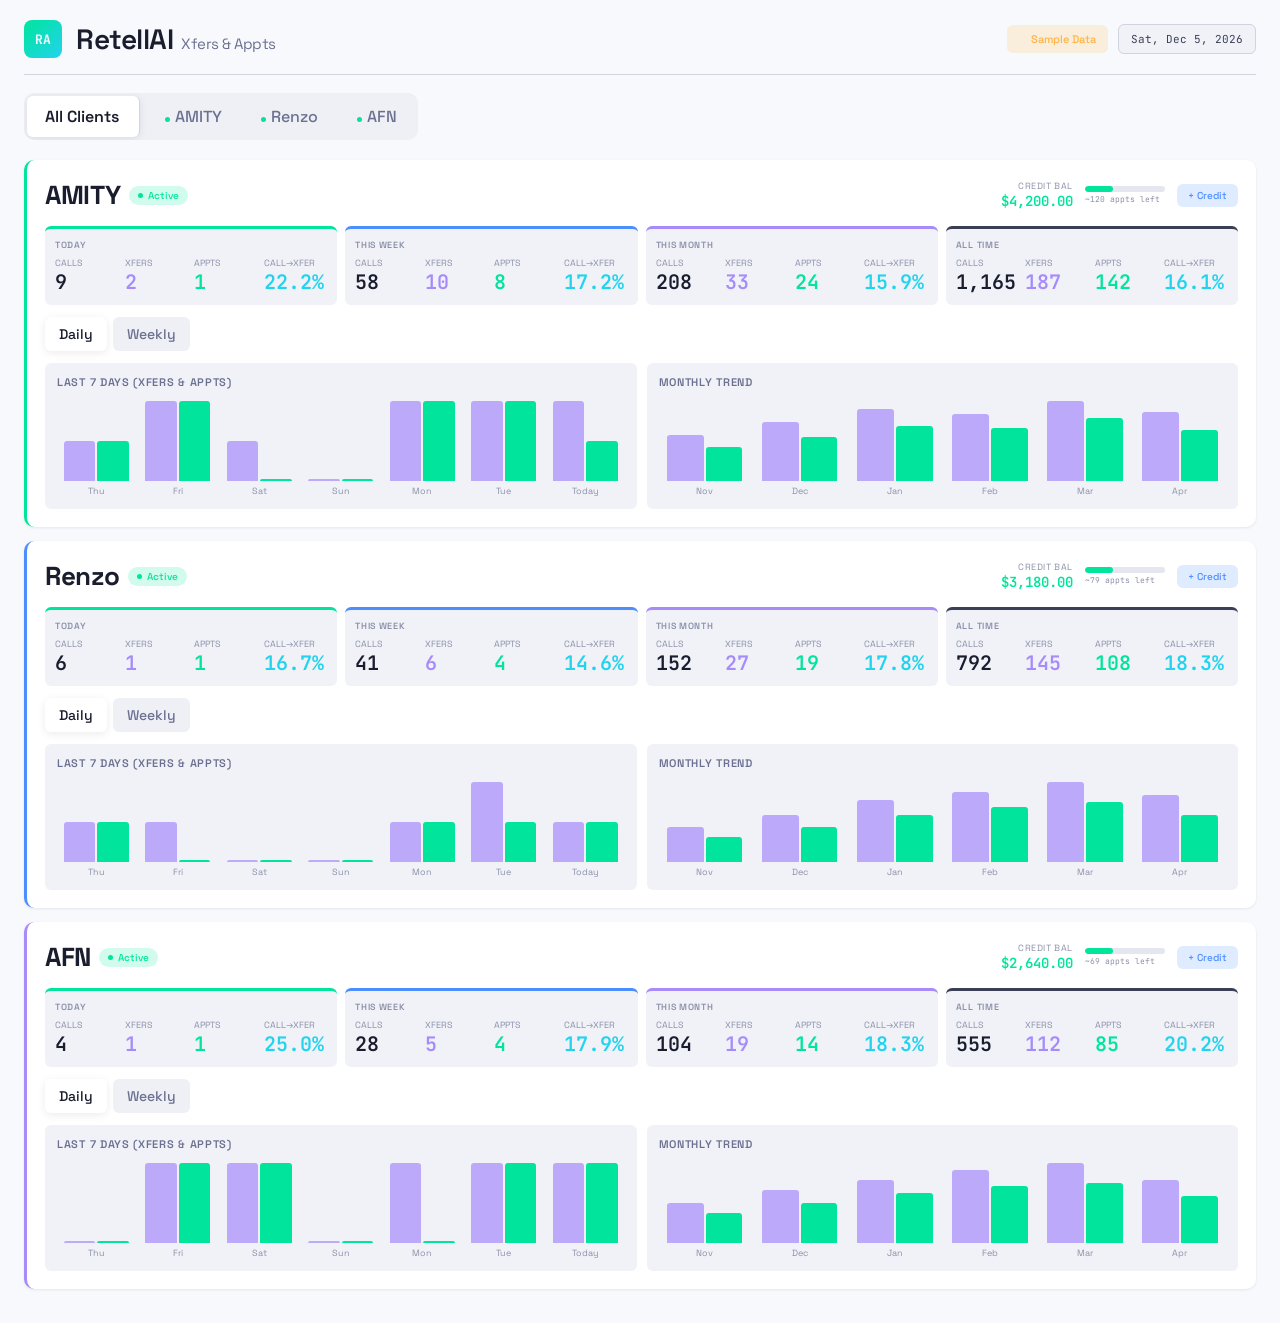
<file: retellai-dashboard.html>
<!DOCTYPE html>
<html lang="en">
<head>
<meta charset="UTF-8"/>
<meta name="viewport" content="width=device-width,initial-scale=1.0"/>
<title>RetellAI — Xfers & Appts Dashboard</title>
<link href="https://fonts.googleapis.com/css2?family=Space+Grotesk:wght@400;500;600;700&family=JetBrains+Mono:wght@400;500;600&display=swap" rel="stylesheet"/>
<style>
:root{
  --bg0:#f8f9fc;--bg1:#eef0f6;--bg2:#ffffff;--bg3:#f0f2f8;--bg4:#e4e7f0;
  --b0:#d0d4e0;--b1:#bcc1d4;
  --t0:#1a1d2e;--t1:#3a3f55;--t2:#6b7090;--t3:#8b90a8;
  --grn:#00e59b;--grn-d:rgba(0,229,155,.18);
  --blu:#4d8eff;--blu-d:rgba(77,142,255,.18);
  --amb:#ffb443;--amb-d:rgba(255,180,67,.18);
  --red:#ff4d6a;--red-d:rgba(255,77,106,.18);
  --pur:#a78bfa;--pur-d:rgba(167,139,250,.18);
  --cyn:#22d3ee;--cyn-d:rgba(34,211,238,.18);
  --f:'Space Grotesk',sans-serif;--m:'JetBrains Mono',monospace;
  --r:10px;--rs:6px;
}
*{margin:0;padding:0;box-sizing:border-box}
body{background:var(--bg0);color:var(--t0);font-family:var(--f);-webkit-font-smoothing:antialiased;font-size:14px}
.D{min-height:100vh;padding:20px 24px;max-width:1480px;margin:0 auto}
.hdr{display:flex;align-items:center;justify-content:space-between;margin-bottom:18px;padding-bottom:16px;border-bottom:1px solid var(--b0)}
.hdr-l{display:flex;align-items:center;gap:14px}
.logo{width:38px;height:38px;background:linear-gradient(135deg,var(--grn),var(--cyn));border-radius:8px;display:flex;align-items:center;justify-content:center;font-family:var(--m);font-weight:700;font-size:13px;color:var(--bg0)}
.hdr h1{font-size:28px;font-weight:600;letter-spacing:-.5px}
.hdr h1 span{color:var(--t2);font-weight:400;font-size:15px;margin-left:8px}
.hdr-r{display:flex;align-items:center;gap:10px}
.dbg{font-family:var(--m);font-size:11px;color:var(--t1);background:var(--bg3);padding:7px 12px;border-radius:var(--rs);border:1px solid var(--b0)}
.api-st{display:inline-flex;align-items:center;gap:6px;font-size:11px;font-weight:500;padding:7px 12px;border-radius:var(--rs)}
.api-live{background:var(--grn-d);color:var(--grn)}.api-demo{background:var(--amb-d);color:var(--amb)}.api-load{background:var(--blu-d);color:var(--blu)}.api-err{background:var(--red-d);color:var(--red)}
.api-dot{width:6px;height:6px;border-radius:50%;display:inline-block}
.api-live .api-dot{background:var(--grn);animation:pulse 2s infinite}
@keyframes pulse{0%,100%{opacity:1}50%{opacity:.4}}

.nav{display:flex;align-items:center;gap:3px;background:var(--bg1);padding:3px;border-radius:var(--r);margin-bottom:20px;overflow-x:auto;width:fit-content;max-width:100%}
.ntab{padding:10px 18px;border-radius:var(--rs);font-size:16px;font-weight:500;color:var(--t2);cursor:pointer;transition:all .2s;border:none;background:0;font-family:var(--f);white-space:nowrap}
.ntab:hover{color:var(--t1)}.ntab.on{background:var(--bg2);color:var(--t0);box-shadow:0 2px 8px rgba(0,0,0,.08)}
.ntab.sum{font-weight:600;border-right:1px solid var(--b0);margin-right:4px;padding-right:20px}
.dot{display:inline-block;width:5px;height:5px;border-radius:50%;margin-right:5px}

.ccard{background:var(--bg2);border-radius:var(--r);padding:18px;margin-bottom:14px;cursor:pointer;transition:box-shadow .15s;box-shadow:0 1px 3px rgba(0,0,0,.08)}
.ccard:hover{box-shadow:0 2px 6px rgba(0,0,0,.12)}
.cc-hdr{display:flex;justify-content:space-between;align-items:center;margin-bottom:14px;flex-wrap:wrap;gap:8px}
.cc-name{font-size:26px;font-weight:700;letter-spacing:-.3px}
.cc-meta{display:flex;align-items:center;gap:8px}
.st{display:inline-flex;align-items:center;gap:5px;font-size:10px;font-weight:500;padding:3px 9px;border-radius:16px}
.st-d{width:5px;height:5px;border-radius:50%;display:inline-block}
.st-a{background:var(--grn-d);color:var(--grn)}.st-a .st-d{background:var(--grn)}
.st-l{background:var(--amb-d);color:var(--amb)}.st-l .st-d{background:var(--amb)}
.cc-right{display:flex;align-items:center;gap:12px}

.cb{width:100%;height:5px;background:var(--bg4);border-radius:3px;overflow:hidden}
.cf{height:100%;border-radius:3px;transition:width .5s ease}

.metrics{display:grid;grid-template-columns:repeat(8,1fr);gap:8px;margin-bottom:14px}
.met{background:var(--bg3);border-radius:var(--rs);padding:10px}
.met-l{font-size:10px;color:var(--t2);text-transform:uppercase;letter-spacing:.7px;margin-bottom:4px;font-weight:600}
.met-v{font-family:var(--m);font-size:26px;font-weight:600;letter-spacing:-.3px}

.bot{display:grid;grid-template-columns:1fr 1fr;gap:10px}
.bot-sec{background:var(--bg3);border-radius:var(--rs);padding:12px}
.bot-title{font-size:11px;color:var(--t2);text-transform:uppercase;letter-spacing:.7px;font-weight:600;margin-bottom:8px}

.wgrid{display:grid;grid-template-columns:repeat(8,1fr);gap:4px;text-align:center}
.wgrid .wlbl{font-size:8px;color:var(--t3);margin-bottom:4px}
.wgrid .wval{font-family:var(--m);font-size:16px;font-weight:600}
.wgrid .wsub{font-size:7px;color:var(--t3);margin:2px 0}

/* Mini bar chart - pure CSS */
.bars{display:flex;align-items:flex-end;gap:3px;height:100px;padding-top:4px}
.bar-group{display:flex;flex-direction:column;align-items:center;flex:1;height:100%;justify-content:flex-end}
.bar-pair{display:flex;gap:2px;align-items:flex-end;flex:1;width:100%;justify-content:center}
.bar-col{width:40%;border-radius:3px 3px 0 0;transition:height .4s ease;min-height:2px;position:relative}
.bar-col:hover{filter:brightness(1.3)}
.bar-col[data-tooltip]:hover::after{content:attr(data-tooltip);position:absolute;bottom:100%;left:50%;transform:translateX(-50%);background:var(--bg3);color:var(--t0);font-family:var(--m);font-size:9px;padding:3px 6px;border-radius:4px;white-space:nowrap;margin-bottom:4px;border:1px solid var(--b1)}
.bar-lbl{font-size:9px;color:var(--t3);margin-top:4px;text-align:center}
.bar-chg{display:flex;gap:8px;align-items:center}
.tag{font-family:var(--m);font-size:10px;padding:2px 6px;border-radius:4px;font-weight:600}
.tg{background:var(--grn-d);color:var(--grn)}.tr{background:var(--red-d);color:var(--red)}

/* Toggle buttons */
.toggle-group{display:flex;gap:6px;align-items:center;margin-bottom:12px}
.toggle-btn{padding:8px 14px;border-radius:var(--rs);font-size:14px;font-weight:500;color:var(--t2);cursor:pointer;transition:all .2s;border:none;background:var(--bg1);font-family:var(--f)}
.toggle-btn:hover{color:var(--t1)}.toggle-btn.active{background:var(--bg2);color:var(--t0);box-shadow:0 2px 8px rgba(0,0,0,.08)}

/* Detail page */
.dtl-back{font-size:12px;color:var(--t2);cursor:pointer;margin-bottom:12px;display:inline-flex;align-items:center;gap:4px}
.dtl-back:hover{color:var(--t0)}
.hero{display:grid;grid-template-columns:repeat(4,1fr);gap:12px;margin-bottom:18px}
.hc{background:var(--bg2);border-radius:var(--r);padding:18px 16px;position:relative;overflow:hidden;box-shadow:0 1px 3px rgba(0,0,0,.08)}
.hc .bar-top{position:absolute;top:0;left:0;right:0;height:3px}
.hc-l{font-size:10px;font-weight:600;text-transform:uppercase;letter-spacing:.9px;color:var(--t3);margin-bottom:6px}
.hc-v{font-family:var(--m);font-size:40px;font-weight:700;letter-spacing:-1px;line-height:1}
.hc-s{font-size:12px;color:var(--t1);margin-top:6px}
.kpis{display:grid;grid-template-columns:repeat(6,1fr);gap:10px;margin-bottom:16px}
.kp{background:var(--bg2);border-radius:var(--r);padding:14px 12px;box-shadow:0 1px 3px rgba(0,0,0,.08)}
.kp-l{font-size:9px;font-weight:600;text-transform:uppercase;letter-spacing:.9px;color:var(--t3);margin-bottom:4px}
.kp-v{font-family:var(--m);font-size:28px;font-weight:600;letter-spacing:-.5px}
.g2{display:grid;grid-template-columns:1fr 1fr;gap:12px;margin-bottom:12px}
.cd{background:var(--bg2);border-radius:var(--r);padding:16px;box-shadow:0 1px 3px rgba(0,0,0,.08)}
.cd-t{font-size:11px;font-weight:600;text-transform:uppercase;letter-spacing:.6px;color:var(--t2);margin-bottom:12px}

/* Funnel */
.funnel-row{margin-bottom:12px}
.funnel-hdr{display:flex;justify-content:space-between;margin-bottom:4px}
.funnel-lbl{font-size:11px;color:var(--t1)}
.funnel-val{font-family:var(--m);font-size:13px;font-weight:600}
.funnel-bg{width:100%;height:24px;background:var(--bg4);border-radius:4px;overflow:hidden}
.funnel-fill{height:100%;border-radius:4px;transition:width .5s}
.funnel-sub{font-size:9px;color:var(--t3);font-family:var(--m);margin-top:2px}

/* Credit modal */
.mbg{position:fixed;inset:0;background:rgba(0,0,0,.45);display:flex;align-items:center;justify-content:center;z-index:100}
.mdl{background:var(--bg2);border:1px solid var(--b1);border-radius:var(--r);padding:24px;width:400px;box-shadow:0 4px 20px rgba(0,0,0,.12)}
.mdl h3{font-size:15px;font-weight:600;margin-bottom:3px}
.mdl p{font-size:11px;color:var(--t3);margin-bottom:16px}
.mdl label{font-size:10px;font-weight:500;text-transform:uppercase;letter-spacing:.6px;color:var(--t2);display:block;margin-bottom:5px}
.mdl input{width:100%;padding:9px 11px;background:var(--bg3);border:1px solid var(--b0);border-radius:var(--rs);color:var(--t0);font-family:var(--m);font-size:13px;margin-bottom:14px;outline:none}
.mdl input:focus{border-color:var(--blu)}
.mda{display:flex;gap:8px;justify-content:flex-end}
.btn-p{background:var(--grn);color:var(--bg0);padding:8px 16px;border-radius:var(--rs);font-family:var(--f);font-size:12px;font-weight:500;cursor:pointer;border:none}
.btn-g{background:0;border:1px solid var(--b1);color:var(--t1);padding:8px 16px;border-radius:var(--rs);font-family:var(--f);font-size:12px;cursor:pointer}
.btn-c{background:var(--blu-d);color:var(--blu);border:1px solid transparent;padding:4px 10px;border-radius:var(--rs);font-family:var(--f);font-size:10px;font-weight:500;cursor:pointer}
.btn-c:hover{border-color:var(--blu)}
.mo{font-family:var(--m)}

.preview-box{background:var(--bg3);border-radius:var(--rs);padding:10px;margin-bottom:14px}

@media(max-width:1200px){.metrics{grid-template-columns:repeat(4,1fr)}.hero{grid-template-columns:repeat(2,1fr)}.kpis{grid-template-columns:repeat(3,1fr)}}
@media(max-width:768px){.metrics{grid-template-columns:repeat(2,1fr)}.hero,.g2,.bot{grid-template-columns:1fr}.kpis{grid-template-columns:repeat(2,1fr)}.hdr{flex-direction:column;gap:10px;align-items:flex-start}}
</style>
</head>
<body>
<div class="D" id="app"></div>
<script>
// ═══════════════════════════════════════════════════════════════════════════
// CONFIG
// ═══════════════════════════════════════════════════════════════════════════
// SECURITY: never hard-code your RetellAI API key here — this file is public.
// To use live data, open the browser console once and run:
//   localStorage.setItem("retell_api_key", "YOUR_KEY")
const API_KEY = localStorage.getItem("retell_api_key") || "";
const CLIENT_CONFIG = [
  { id:1, name:"AMITY", agentIds:[
    "agent_cde4bbc19683cd11231e473bc5", // AMITY Tax Short Inbound RVM
    "agent_fdddba5a29f1f863ec89c18ed2", // Tax Long Inbound RVM
    "agent_5d3e2396d95de20774a107a34d", // Tax Short Inbound RVM
    "agent_4471be66e41f48bc70587be719", // FULL TAX INVESTIGATION INTAKE V2
    "agent_0588f444e5dbab02ce4a2eb9df", // FULL TAX INVESTIGATION INTAKE
    "agent_13d00f4b15865eeda4cf9b173d", // Amy from American Tax Consultants
    "agent_48139ece268f30b70a2c098953", // Tax Long Inbound RVM (copy)
  ], creditBalance:4200, creditsPurchased:12000, costPerTransfer:15, costPerAppointment:35, monthlyRetainer:1500 },
  { id:2, name:"Renzo", agentIds:[
    "agent_da3b4d1009612ffdadfc36ab1f", // Debt Loan Short Inbound RVM
    "agent_af9807d238a175a5718c797d47", // (unknown name - 126 calls, 15 xfers)
    "agent_81b8a328740799c85bff41ebf8", // Debt Loan Long Inbound RVM
    "agent_86309394f68221b9ea269628cf", // Debt Loan Short Inbound RVM
    "agent_6b9362a9e9fbcb7f03f1b150c0", // DEBT INBND SHORT RVM Hardship Loan MP
  ], creditBalance:3180, creditsPurchased:9000, costPerTransfer:18, costPerAppointment:40, monthlyRetainer:1200 },
  { id:3, name:"AFN", agentIds:[
    "agent_517c8bb223a19cd7d6e72b61ac", // American MTG Inbound
    "agent_54762a31df33a3888b1f101617", // Long - American Mtg Network DM Intake
    "agent_a991ae8a45d87d8e4feb686200", // Inbound RVM Prequal Agent V2
    "agent_552588dfc7c491185f35b7e7fc", // Multi-State Agent
  ], creditBalance:2640, creditsPurchased:7500, costPerTransfer:16, costPerAppointment:38, monthlyRetainer:1100 },
];

// ═══════════════════════════════════════════════════════════════════════════
// SAMPLE DATA
// ═══════════════════════════════════════════════════════════════════════════
const SAMPLE = [
  { id:1, name:"AMITY", agents:["FULL TAX INBOUND","Tax Short Inbound"], status:"active",
    creditBalance:4200, creditsPurchased:12000, costPerTransfer:15, costPerAppointment:35, monthlyRetainer:1500,
    totalCalls:1165, totalTransfers:187, totalAppointments:142, showed:118, noShow:24,
    todayCalls:9, todayTransfers:2, todayAppointments:1,
    weekCalls:58, weekTransfers:10, weekAppointments:8,
    monthCalls:208, monthTransfers:33, monthAppointments:24,
    daily:[{d:"Thu",xfers:1,appts:1},{d:"Fri",xfers:2,appts:2},{d:"Sat",xfers:1,appts:0},{d:"Sun",xfers:0,appts:0},{d:"Mon",xfers:2,appts:2},{d:"Tue",xfers:2,appts:2},{d:"Today",xfers:2,appts:1}],
    monthly:[{mo:"Nov",xfers:22,appts:16},{mo:"Dec",xfers:28,appts:21},{mo:"Jan",xfers:34,appts:26},{mo:"Feb",xfers:32,appts:25},{mo:"Mar",xfers:38,appts:30},{mo:"Apr",xfers:33,appts:24}],
    weekly:[{wk:"W1",xfers:7,appts:5},{wk:"W2",xfers:9,appts:7},{wk:"W3",xfers:8,appts:6},{wk:"W4",xfers:10,appts:8},{wk:"W5",xfers:9,appts:7},{wk:"W6",xfers:11,appts:9},{wk:"W7",xfers:8,appts:6},{wk:"W8",xfers:10,appts:8}],
  },
  { id:2, name:"Renzo", agents:["Renzo Inbound","Renzo Long"], status:"active",
    creditBalance:3180, creditsPurchased:9000, costPerTransfer:18, costPerAppointment:40, monthlyRetainer:1200,
    totalCalls:792, totalTransfers:145, totalAppointments:108, showed:88, noShow:20,
    todayCalls:6, todayTransfers:1, todayAppointments:1,
    weekCalls:41, weekTransfers:6, weekAppointments:4,
    monthCalls:152, monthTransfers:27, monthAppointments:19,
    daily:[{d:"Thu",xfers:1,appts:1},{d:"Fri",xfers:1,appts:0},{d:"Sat",xfers:0,appts:0},{d:"Sun",xfers:0,appts:0},{d:"Mon",xfers:1,appts:1},{d:"Tue",xfers:2,appts:1},{d:"Today",xfers:1,appts:1}],
    monthly:[{mo:"Nov",xfers:14,appts:10},{mo:"Dec",xfers:19,appts:14},{mo:"Jan",xfers:25,appts:19},{mo:"Feb",xfers:28,appts:22},{mo:"Mar",xfers:32,appts:24},{mo:"Apr",xfers:27,appts:19}],
    weekly:[{wk:"W1",xfers:6,appts:4},{wk:"W2",xfers:7,appts:5},{wk:"W3",xfers:8,appts:6},{wk:"W4",xfers:7,appts:5},{wk:"W5",xfers:9,appts:7},{wk:"W6",xfers:8,appts:6},{wk:"W7",xfers:7,appts:5},{wk:"W8",xfers:6,appts:4}],
  },
  { id:3, name:"AFN", agents:["AFN Inbound","AFN Short"], status:"active",
    creditBalance:2640, creditsPurchased:7500, costPerTransfer:16, costPerAppointment:38, monthlyRetainer:1100,
    totalCalls:555, totalTransfers:112, totalAppointments:85, showed:71, noShow:14,
    todayCalls:4, todayTransfers:1, todayAppointments:1,
    weekCalls:28, weekTransfers:5, weekAppointments:4,
    monthCalls:104, monthTransfers:19, monthAppointments:14,
    daily:[{d:"Thu",xfers:0,appts:0},{d:"Fri",xfers:1,appts:1},{d:"Sat",xfers:1,appts:1},{d:"Sun",xfers:0,appts:0},{d:"Mon",xfers:1,appts:0},{d:"Tue",xfers:1,appts:1},{d:"Today",xfers:1,appts:1}],
    monthly:[{mo:"Nov",xfers:12,appts:9},{mo:"Dec",xfers:16,appts:12},{mo:"Jan",xfers:19,appts:15},{mo:"Feb",xfers:22,appts:17},{mo:"Mar",xfers:24,appts:18},{mo:"Apr",xfers:19,appts:14}],
    weekly:[{wk:"W1",xfers:4,appts:3},{wk:"W2",xfers:5,appts:4},{wk:"W3",xfers:6,appts:5},{wk:"W4",xfers:5,appts:4},{wk:"W5",xfers:6,appts:5},{wk:"W6",xfers:5,appts:3},{wk:"W7",xfers:4,appts:3},{wk:"W8",xfers:5,appts:4}],
  },
];

// ═══════════════════════════════════════════════════════════════════════════
// HELPERS
// ═══════════════════════════════════════════════════════════════════════════
const fmt = n => n?.toLocaleString() ?? "—";
const fmtC = n => "$" + (n??0).toLocaleString(undefined,{minimumFractionDigits:2,maximumFractionDigits:2});
const fmtP = n => ((n??0)*100).toFixed(1) + "%";
const CLR = ["#00e59b","#4d8eff","#a78bfa","#ffb443","#ff4d6a","#22d3ee"];
const h = (tag, attrs, ...kids) => {
  const el = document.createElement(tag);
  if (attrs) Object.entries(attrs).forEach(([k,v]) => {
    if (k === "style" && typeof v === "object") Object.assign(el.style, v);
    else if (k.startsWith("on")) el.addEventListener(k.slice(2).toLowerCase(), v);
    else if (k === "className") el.className = v;
    else if (k === "innerHTML") el.innerHTML = v;
    else el.setAttribute(k, v);
  });
  kids.flat(9).forEach(c => { if (c != null) el.append(typeof c === "string" ? c : c); });
  return el;
};

// ═══════════════════════════════════════════════════════════════════════════
// STATE
// ═══════════════════════════════════════════════════════════════════════════
let clients = SAMPLE;
let currentTab = "summary"; // "summary" or client id
let chartMode = "daily";    // "daily" or "weekly"
let apiStatus = "loading";

// ═══════════════════════════════════════════════════════════════════════════
// API
// ═══════════════════════════════════════════════════════════════════════════
async function loadFromAPI() {
  if (!API_KEY) { apiStatus = "demo"; render(); return; }
  try {
    // Try direct first, then CORS proxies for local file:// usage
    const ENDPOINTS = [
      "https://api.retellai.com/v2/list-calls",
    ];

    let res = null;
    for (const url of ENDPOINTS) {
      try {
        res = await fetch(url, {
          method: "POST",
          headers: { "Authorization": "Bearer " + API_KEY, "Content-Type": "application/json" },
          body: JSON.stringify({ sort_order: "descending", limit: 1000 }),
        });
        if (res.ok) { console.log("API connected via:", url); break; }
      } catch(_) { console.log("Trying next endpoint..."); res = null; }
    }
    if (!res || !res.ok) throw new Error("All API endpoints failed");

    const calls = await res.json();
    if (Array.isArray(calls) && calls.length > 0) {
      console.log("=== LOADED " + calls.length + " CALLS FROM RETELLAI ===");
      // Discover agents
      const agentMap = {};
      calls.forEach(c => {
        const aid = c.agent_id || "unknown";
        if (!agentMap[aid]) agentMap[aid] = { id:aid, name:aid, calls:[] };
        agentMap[aid].calls.push(c);
      });
      console.log("=== AGENT IDS FOUND (map these to clients in CLIENT_CONFIG) ===");
      Object.values(agentMap).forEach(a => console.log("Agent ID:", a.id, "| Calls:", a.calls.length));

      // Auto-distribute agents across clients
      const agentIds = Object.keys(agentMap);
      const perClient = Math.ceil(agentIds.length / CLIENT_CONFIG.length);

      const dayMs = 24*3600*1000;
      const weekMs = 7*dayMs;
      const now = Date.now();
      const todayStart = new Date(); todayStart.setHours(0,0,0,0);
      const monthStart = new Date(); monthStart.setDate(1); monthStart.setHours(0,0,0,0);
      const isXfer = c => c.disconnection_reason === "call_transfer";
      const DAY_NAMES = ["Sun","Mon","Tue","Wed","Thu","Fri","Sat"];

      clients = CLIENT_CONFIG.map((cfg, i) => {
        const hasMapped = cfg.agentIds.length > 0;
        const myIds = hasMapped ? cfg.agentIds : agentIds.slice(i*perClient, (i+1)*perClient);
        const myCalls = calls.filter(c => myIds.includes(c.agent_id));
        const xfers = myCalls.filter(isXfer).length;
        const appts = xfers; // transfers = appointments for now
        const monthMap = {};

        myCalls.forEach(c => {
          if (!c.start_timestamp) return;
          const d = new Date(c.start_timestamp);
          const mo = ["Jan","Feb","Mar","Apr","May","Jun","Jul","Aug","Sep","Oct","Nov","Dec"][d.getMonth()];
          if (!monthMap[mo]) monthMap[mo] = {mo, xfers:0, appts:0, ts:d.getTime()};
          if (isXfer(c)) { monthMap[mo].xfers++; monthMap[mo].appts++; }
        });

        const weekly = Array.from({length:8},(_,wi) => {
          const wStart = now - (8-wi)*weekMs, wEnd = wStart + weekMs;
          const wc = myCalls.filter(c => c.start_timestamp >= wStart && c.start_timestamp < wEnd);
          const wx = wc.filter(isXfer).length;
          return { wk:"W"+(wi+1), xfers:wx, appts:wx };
        });

        const daily = Array.from({length:7},(_,di) => {
          const dStart = todayStart.getTime() - (6-di)*dayMs, dEnd = dStart + dayMs;
          const dc = myCalls.filter(c => c.start_timestamp >= dStart && c.start_timestamp < dEnd);
          const dx = dc.filter(isXfer).length;
          const lbl = di === 6 ? "Today" : DAY_NAMES[new Date(dStart).getDay()];
          return { d:lbl, xfers:dx, appts:dx };
        });

        const todayCalls = myCalls.filter(c => c.start_timestamp >= todayStart.getTime()).length;
        const todayTransfers = myCalls.filter(c => c.start_timestamp >= todayStart.getTime() && isXfer(c)).length;
        const weekCalls = myCalls.filter(c => c.start_timestamp >= now - weekMs).length;
        const weekTransfers = myCalls.filter(c => c.start_timestamp >= now - weekMs && isXfer(c)).length;
        const monthCalls = myCalls.filter(c => c.start_timestamp >= monthStart.getTime()).length;
        const monthTransfers = myCalls.filter(c => c.start_timestamp >= monthStart.getTime() && isXfer(c)).length;

        return {
          ...cfg, agents: myIds.map(id => agentMap[id]?.name || id),
          status: cfg.creditBalance/cfg.creditsPurchased < .15 ? "low_credit" : "active",
          totalCalls: myCalls.length, totalTransfers: xfers, totalAppointments: appts,
          todayCalls, todayTransfers, todayAppointments: todayTransfers,
          weekCalls, weekTransfers, weekAppointments: weekTransfers,
          monthCalls, monthTransfers, monthAppointments: monthTransfers,
          showed: Math.round(appts*.83), noShow: Math.round(appts*.17),
          monthly: Object.values(monthMap).sort((a,b)=>a.ts-b.ts).slice(-6),
          weekly, daily,
        };
      });
      apiStatus = "live";
    } else { apiStatus = "demo"; }
  } catch(e) {
    console.error("API Error:", e);
    apiStatus = "error";
  }
  render();
}

// ═══════════════════════════════════════════════════════════════════════════
// MINI BAR CHART (pure CSS)
// ═══════════════════════════════════════════════════════════════════════════
function miniBarChart(data, key1, key2, color1, color2) {
  const max = Math.max(...data.map(d => Math.max(d[key1]||0, d[key2]||0)), 1);
  const container = h("div", {className:"bars"});
  data.forEach(d => {
    const h1 = Math.max(((d[key1]||0)/max)*100, 3);
    const h2 = Math.max(((d[key2]||0)/max)*100, 3);
    const grp = h("div", {className:"bar-group"},
      h("div", {className:"bar-pair"},
        h("div", {className:"bar-col", "data-tooltip": key1+": "+d[key1], style:{height:h1+"%", background:color1, opacity:"0.7"}}),
        h("div", {className:"bar-col", "data-tooltip": key2+": "+d[key2], style:{height:h2+"%", background:color2}}),
      ),
      h("div", {className:"bar-lbl"}, d.mo || d.wk || d.d || ""),
    );
    container.append(grp);
  });
  return container;
}

// ═══════════════════════════════════════════════════════════════════════════
// RENDER CLIENT CARD (for summary page)
// ═══════════════════════════════════════════════════════════════════════════
function renderClientCard(c, idx) {
  const pct = c.creditBalance/c.creditsPurchased;
  const barC = pct<.1 ? "var(--red)" : pct<.2 ? "var(--amb)" : "var(--grn)";
  const apptsLeft = Math.floor(c.creditBalance/c.costPerAppointment);

  function periodBlock(label, calls, xfers, appts, accent) {
    const xR = calls>0 ? xfers/calls : 0;
    return h("div",{style:{flex:"1",minWidth:"180px",background:"var(--bg3)",borderRadius:"var(--rs)",padding:"10px",borderTop:"3px solid "+accent}},
      h("div",{style:{fontSize:"9px",color:"var(--t3)",textTransform:"uppercase",letterSpacing:".7px",fontWeight:"600",marginBottom:"6px"}},label),
      h("div",{style:{display:"grid",gridTemplateColumns:"1fr 1fr 1fr 1fr",gap:"6px"}},
        h("div",null, h("div",{style:{fontSize:"9px",color:"var(--t3)",textTransform:"uppercase"}},"Calls"), h("div",{className:"mo",style:{fontSize:"20px",fontWeight:"600",color:"var(--t0)"}},fmt(calls))),
        h("div",null, h("div",{style:{fontSize:"9px",color:"var(--t3)",textTransform:"uppercase"}},"Xfers"), h("div",{className:"mo",style:{fontSize:"20px",fontWeight:"600",color:"var(--pur)"}},fmt(xfers))),
        h("div",null, h("div",{style:{fontSize:"9px",color:"var(--t3)",textTransform:"uppercase"}},"Appts"), h("div",{className:"mo",style:{fontSize:"20px",fontWeight:"600",color:"var(--grn)"}},fmt(appts))),
        h("div",null, h("div",{style:{fontSize:"9px",color:"var(--t3)",textTransform:"uppercase"}},"Call→Xfer"), h("div",{className:"mo",style:{fontSize:"20px",fontWeight:"600",color:"var(--cyn)"}},fmtP(xR))),
      ),
    );
  }

  const card = h("div", {className:"ccard", style:{borderLeft:"3px solid "+CLR[idx%CLR.length]}, onClick:()=>{currentTab=c.id;render();}},
    // Header
    h("div", {className:"cc-hdr"},
      h("div", {className:"cc-meta"},
        h("div", {className:"cc-name"}, c.name),
        h("span", {className:"st "+(c.status==="low_credit"?"st-l":"st-a")}, h("span",{className:"st-d"}), c.status==="low_credit"?" Low Credit":" Active"),
      ),
      h("div", {className:"cc-right"},
        h("div", {style:{textAlign:"right"}},
          h("div",{style:{fontSize:"9px",color:"var(--t3)",textTransform:"uppercase",letterSpacing:".6px"}},"Credit Bal"),
          h("div",{className:"mo",style:{fontSize:"14px",fontWeight:"600",color:barC}},fmtC(c.creditBalance)),
        ),
        h("div", {style:{width:"80px"}},
          h("div",{className:"cb",style:{height:"6px"}}, h("div",{className:"cf",style:{width:(pct*100)+"%",background:barC,height:"6px"}})),
          h("div",{style:{fontSize:"8px",color:"var(--t3)",fontFamily:"var(--m)",marginTop:"2px"}},"~"+apptsLeft+" appts left"),
        ),
        h("button",{className:"btn-c",onClick:e=>{e.stopPropagation();showCreditModal(c);}},"+ Credit"),
      ),
    ),
    // Today / This Week / This Month / All Time
    h("div",{style:{display:"flex",gap:"8px",marginBottom:"12px",flexWrap:"wrap"}},
      periodBlock("Today", c.todayCalls, c.todayTransfers, c.todayAppointments, "var(--grn)"),
      periodBlock("This Week", c.weekCalls, c.weekTransfers, c.weekAppointments, "var(--blu)"),
      periodBlock("This Month", c.monthCalls, c.monthTransfers, c.monthAppointments, "var(--pur)"),
      periodBlock("All Time", c.totalCalls, c.totalTransfers, c.totalAppointments, "var(--t1)"),
    ),
    // Bottom: toggle + daily or weekly chart + monthly chart
    h("div",{className:"toggle-group"},
      h("button",{className:"toggle-btn "+(chartMode==="daily"?"active":""),onClick:e=>{e.stopPropagation();chartMode="daily";render();}},"Daily"),
      h("button",{className:"toggle-btn "+(chartMode==="weekly"?"active":""),onClick:e=>{e.stopPropagation();chartMode="weekly";render();}},"Weekly"),
    ),
    h("div",{className:"bot"},
      h("div",{className:"bot-sec"},
        h("div",{className:"bot-title"},chartMode==="daily"?"Last 7 Days (Xfers & Appts)":"Last 8 Weeks (Xfers & Appts)"),
        miniBarChart(chartMode==="daily"?c.daily:c.weekly, "xfers", "appts", "#a78bfa", "#00e59b"),
      ),
      h("div",{className:"bot-sec"},
        h("div",{className:"bot-title"},"Monthly Trend"),
        miniBarChart(c.monthly, "xfers", "appts", "#a78bfa", "#00e59b"),
      ),
    ),
  );
  return card;
}

// ═══════════════════════════════════════════════════════════════════════════
// RENDER DETAIL PAGE
// ═══════════════════════════════════════════════════════════════════════════
function renderDetailPage(c) {
  const spent = c.creditsPurchased - c.creditBalance;
  const pct = c.creditBalance/c.creditsPurchased;
  const barC = pct<.1?"var(--red)":pct<.2?"var(--amb)":"var(--grn)";
  const xR = c.totalCalls>0?c.totalTransfers/c.totalCalls:0;
  const x2a = c.totalTransfers>0?c.totalAppointments/c.totalTransfers:0;
  const costAppt = c.totalAppointments>0?spent/c.totalAppointments:0;
  const apptsLeft = Math.floor(c.creditBalance/c.costPerAppointment);
  const xfersLeft = Math.floor(c.creditBalance/c.costPerTransfer);

  const frag = document.createDocumentFragment();
  frag.append(
    h("div",{className:"dtl-back",onClick:()=>{currentTab="summary";render();}}, "← All Clients"),
    h("h2",{style:{fontSize:"22px",fontWeight:"700",letterSpacing:"-.5px",marginBottom:"4px"}},c.name),
    h("div",{style:{fontSize:"12px",color:"var(--t2)",marginBottom:"16px"}},(c.agents||[]).join(", ")),
    // Hero - TODAY's numbers
    h("div",{className:"hero"},
      h("div",{className:"hc"}, h("div",{className:"bar-top",style:{background:"var(--t0)"}}), h("div",{className:"hc-l"},"Today Calls"), h("div",{className:"hc-v",style:{color:"var(--t0)"}},fmt(c.todayCalls)), h("div",{className:"hc-s"},"this week: "+fmt(c.weekCalls)+" | month: "+fmt(c.monthCalls))),
      h("div",{className:"hc"}, h("div",{className:"bar-top",style:{background:"var(--pur)"}}), h("div",{className:"hc-l"},"Today Xfers"), h("div",{className:"hc-v",style:{color:"var(--pur)"}},fmt(c.todayTransfers)), h("div",{className:"hc-s"},"this week: "+fmt(c.weekTransfers)+" | month: "+fmt(c.monthTransfers))),
      h("div",{className:"hc"}, h("div",{className:"bar-top",style:{background:"var(--grn)"}}), h("div",{className:"hc-l"},"Today Appts"), h("div",{className:"hc-v",style:{color:"var(--grn)"}},fmt(c.todayAppointments)), h("div",{className:"hc-s"},"this week: "+fmt(c.weekAppointments)+" | month: "+fmt(c.monthAppointments))),
      h("div",{className:"hc"}, h("div",{className:"bar-top",style:{background:"var(--cyn)"}}), h("div",{className:"hc-l"},"Credit Balance"), h("div",{className:"hc-v",style:{color:barC}},fmtC(c.creditBalance)),
        h("div",{className:"cb",style:{marginTop:"6px",height:"6px"}},h("div",{className:"cf",style:{width:(pct*100)+"%",background:barC,height:"6px"}})),
        h("div",{className:"hc-s"},"~"+apptsLeft+" appts left")),
    ),
    // KPIs - conversion rates
    h("div",{className:"kpis"},
      h("div",{className:"kp"},h("div",{className:"kp-l"},"All-Time Calls"),h("div",{className:"kp-v"},fmt(c.totalCalls))),
      h("div",{className:"kp"},h("div",{className:"kp-l"},"All-Time Xfers"),h("div",{className:"kp-v",style:{color:"var(--pur)"}},fmt(c.totalTransfers))),
      h("div",{className:"kp"},h("div",{className:"kp-l"},"Call→Xfer"),h("div",{className:"kp-v",style:{color:"var(--cyn)"}},fmtP(xR))),
      h("div",{className:"kp"},h("div",{className:"kp-l"},"Xfer→Appt"),h("div",{className:"kp-v",style:{color:"var(--blu)"}},fmtP(x2a))),
      h("div",{className:"kp"},h("div",{className:"kp-l"},"Actual $/Appt"),h("div",{className:"kp-v mo"},fmtC(costAppt))),
      h("div",{className:"kp"},h("div",{className:"kp-l"},"Rate $/Appt"),h("div",{className:"kp-v mo"},fmtC(c.costPerAppointment))),
    ),
    // Toggle buttons for daily/weekly
    h("div",{className:"toggle-group"},
      h("button",{className:"toggle-btn "+(chartMode==="daily"?"active":""),onClick:()=>{chartMode="daily";render();}},"Daily"),
      h("button",{className:"toggle-btn "+(chartMode==="weekly"?"active":""),onClick:()=>{chartMode="weekly";render();}},"Weekly"),
    ),
    // Charts
    h("div",{className:"g2"},
      h("div",{className:"cd"},
        h("div",{className:"cd-t"},chartMode==="daily"?"Last 7 Days (Xfers & Appts)":"Last 8 Weeks (Xfers & Appts)"),
        miniBarChart(chartMode==="daily"?c.daily:c.weekly,"xfers","appts","#a78bfa","#00e59b"),
      ),
      h("div",{className:"cd"},
        h("div",{className:"cd-t"},"Conversion Funnel"),
        ...[
          {lbl:"Total Calls",val:c.totalCalls,clr:"var(--t0)",prev:c.totalCalls},
          {lbl:"Transfers",val:c.totalTransfers,clr:"var(--pur)",prev:c.totalCalls},
          {lbl:"Appointments Set",val:c.totalAppointments,clr:"var(--grn)",prev:c.totalTransfers},
          {lbl:"Showed Up",val:c.showed,clr:"var(--blu)",prev:c.totalAppointments},
        ].map((item,i) => {
          const w = c.totalCalls>0 ? (item.val/c.totalCalls)*100 : 0;
          const stepConv = i>0 && item.prev>0 ? fmtP(item.val/item.prev)+" step conversion" : "";
          return h("div",{className:"funnel-row"},
            h("div",{className:"funnel-hdr"},
              h("span",{className:"funnel-lbl"},item.lbl),
              h("span",{className:"funnel-val",style:{color:item.clr}},fmt(item.val)),
            ),
            h("div",{className:"funnel-bg"}, h("div",{className:"funnel-fill",style:{width:w+"%",background:item.clr,opacity:".25"}})),
            stepConv ? h("div",{className:"funnel-sub"},stepConv) : "",
          );
        }),
      ),
    ),
    h("div",{className:"g2"},
      // Weekly breakdown
      h("div",{className:"cd"},
        h("div",{className:"cd-t"},"Weekly Breakdown"),
        h("div",{className:"wgrid"},
          ...c.weekly.map(w =>
            h("div",null,
              h("div",{className:"wlbl"},w.wk),
              h("div",{className:"wval",style:{color:"var(--pur)"}},w.xfers),
              h("div",{className:"wsub"},"xfers"),
              h("div",{className:"wval",style:{color:"var(--grn)"}},w.appts),
              h("div",{className:"wsub"},"appts"),
            )
          ),
        ),
      ),
      // Pricing
      h("div",{className:"cd"},
        h("div",{className:"cd-t"},"Credit Pricing & Runway"),
        h("div",{style:{display:"grid",gridTemplateColumns:"1fr 1fr 1fr",gap:"10px"}},
          h("div",{style:{background:"var(--bg3)",borderRadius:"var(--rs)",padding:"12px",textAlign:"center"}},
            h("div",{style:{fontSize:"9px",color:"var(--t3)",textTransform:"uppercase",letterSpacing:".8px"}},"Per Transfer"),
            h("div",{className:"mo",style:{fontSize:"20px",fontWeight:"600",color:"var(--pur)",marginTop:"4px"}},fmtC(c.costPerTransfer)),
            h("div",{style:{fontSize:"9px",color:"var(--t3)",marginTop:"2px"}},"~"+xfersLeft+" remaining"),
          ),
          h("div",{style:{background:"var(--bg3)",borderRadius:"var(--rs)",padding:"12px",textAlign:"center"}},
            h("div",{style:{fontSize:"9px",color:"var(--t3)",textTransform:"uppercase",letterSpacing:".8px"}},"Per Appointment"),
            h("div",{className:"mo",style:{fontSize:"20px",fontWeight:"600",color:"var(--grn)",marginTop:"4px"}},fmtC(c.costPerAppointment)),
            h("div",{style:{fontSize:"9px",color:"var(--t3)",marginTop:"2px"}},"~"+apptsLeft+" remaining"),
          ),
          h("div",{style:{background:"var(--bg3)",borderRadius:"var(--rs)",padding:"12px",textAlign:"center"}},
            h("div",{style:{fontSize:"9px",color:"var(--t3)",textTransform:"uppercase",letterSpacing:".8px"}},"Monthly Retainer"),
            h("div",{className:"mo",style:{fontSize:"20px",fontWeight:"600",color:"var(--cyn)",marginTop:"4px"}},fmtC(c.monthlyRetainer)),
            h("div",{style:{fontSize:"9px",color:"var(--t3)",marginTop:"2px"}},"recurring"),
          ),
        ),
      ),
    ),
  );
  return frag;
}

// ═══════════════════════════════════════════════════════════════════════════
// CREDIT MODAL
// ═══════════════════════════════════════════════════════════════════════════
let creditTarget = null;
function showCreditModal(c) { creditTarget = c; render(); }
function closeCreditModal() { creditTarget = null; render(); }
function addCredit() {
  const input = document.getElementById("credit-input");
  const amt = parseFloat(input?.value);
  if (!amt || !creditTarget) return;
  clients = clients.map(c => c.id===creditTarget.id ? {...c, creditBalance:c.creditBalance+amt, creditsPurchased:c.creditsPurchased+amt} : c);
  closeCreditModal();
}

// ═══════════════════════════════════════════════════════════════════════════
// MAIN RENDER
// ═══════════════════════════════════════════════════════════════════════════
function render() {
  const app = document.getElementById("app");
  app.innerHTML = "";

  const statusClass = apiStatus==="live"?"api-live":apiStatus==="error"?"api-err":apiStatus==="loading"?"api-load":"api-demo";
  const statusText = apiStatus==="live"?"Live Data":apiStatus==="error"?"API Error — Using Sample":apiStatus==="loading"?"Connecting...":"Sample Data";

  // Header
  app.append(
    h("div",{className:"hdr"},
      h("div",{className:"hdr-l"},
        h("div",{className:"logo"},"RA"),
        h("h1",null,"RetellAI",h("span",null,"Xfers & Appts")),
      ),
      h("div",{className:"hdr-r"},
        h("div",{className:"api-st "+statusClass}, h("span",{className:"api-dot"}), " "+statusText),
        h("div",{className:"dbg"}, new Date().toLocaleDateString("en-US",{weekday:"short",month:"short",day:"numeric",year:"numeric"})),
      ),
    ),
  );

  // Tabs
  const nav = h("div",{className:"nav"},
    h("button",{className:"ntab sum "+(currentTab==="summary"?"on":""),onClick:()=>{currentTab="summary";render();}},"All Clients"),
  );
  clients.forEach(c => {
    nav.append(h("button",{className:"ntab "+(currentTab===c.id?"on":""),onClick:()=>{currentTab=c.id;render();}},
      h("span",{className:"dot",style:{background:c.status==="low_credit"?"var(--amb)":"var(--grn)"}}), c.name
    ));
  });
  app.append(nav);

  // Content
  if (currentTab === "summary") {
    clients.forEach((c,i) => app.append(renderClientCard(c, i)));
  } else {
    const c = clients.find(x => x.id === currentTab);
    if (c) app.append(renderDetailPage(c));
  }

  // Credit modal
  if (creditTarget) {
    const overlay = h("div",{className:"mbg",onClick:closeCreditModal},
      h("div",{className:"mdl",onClick:e=>e.stopPropagation()},
        h("h3",null,"Add Credits"),
        h("p",null,creditTarget.name+" | Balance: "+fmtC(creditTarget.creditBalance)+" | "+fmtC(creditTarget.costPerAppointment)+"/appt"),
        h("label",null,"Credit Amount ($)"),
        h("input",{type:"number",placeholder:"1000.00",id:"credit-input",autofocus:"true"}),
        h("div",{className:"mda"},
          h("button",{className:"btn-g",onClick:closeCreditModal},"Cancel"),
          h("button",{className:"btn-p",onClick:addCredit},"Add Credits"),
        ),
      ),
    );
    app.append(overlay);
  }
}

// ═══════════════════════════════════════════════════════════════════════════
// BOOT
// ═══════════════════════════════════════════════════════════════════════════
render();
loadFromAPI();
</script>
</body>
</html>
</file>
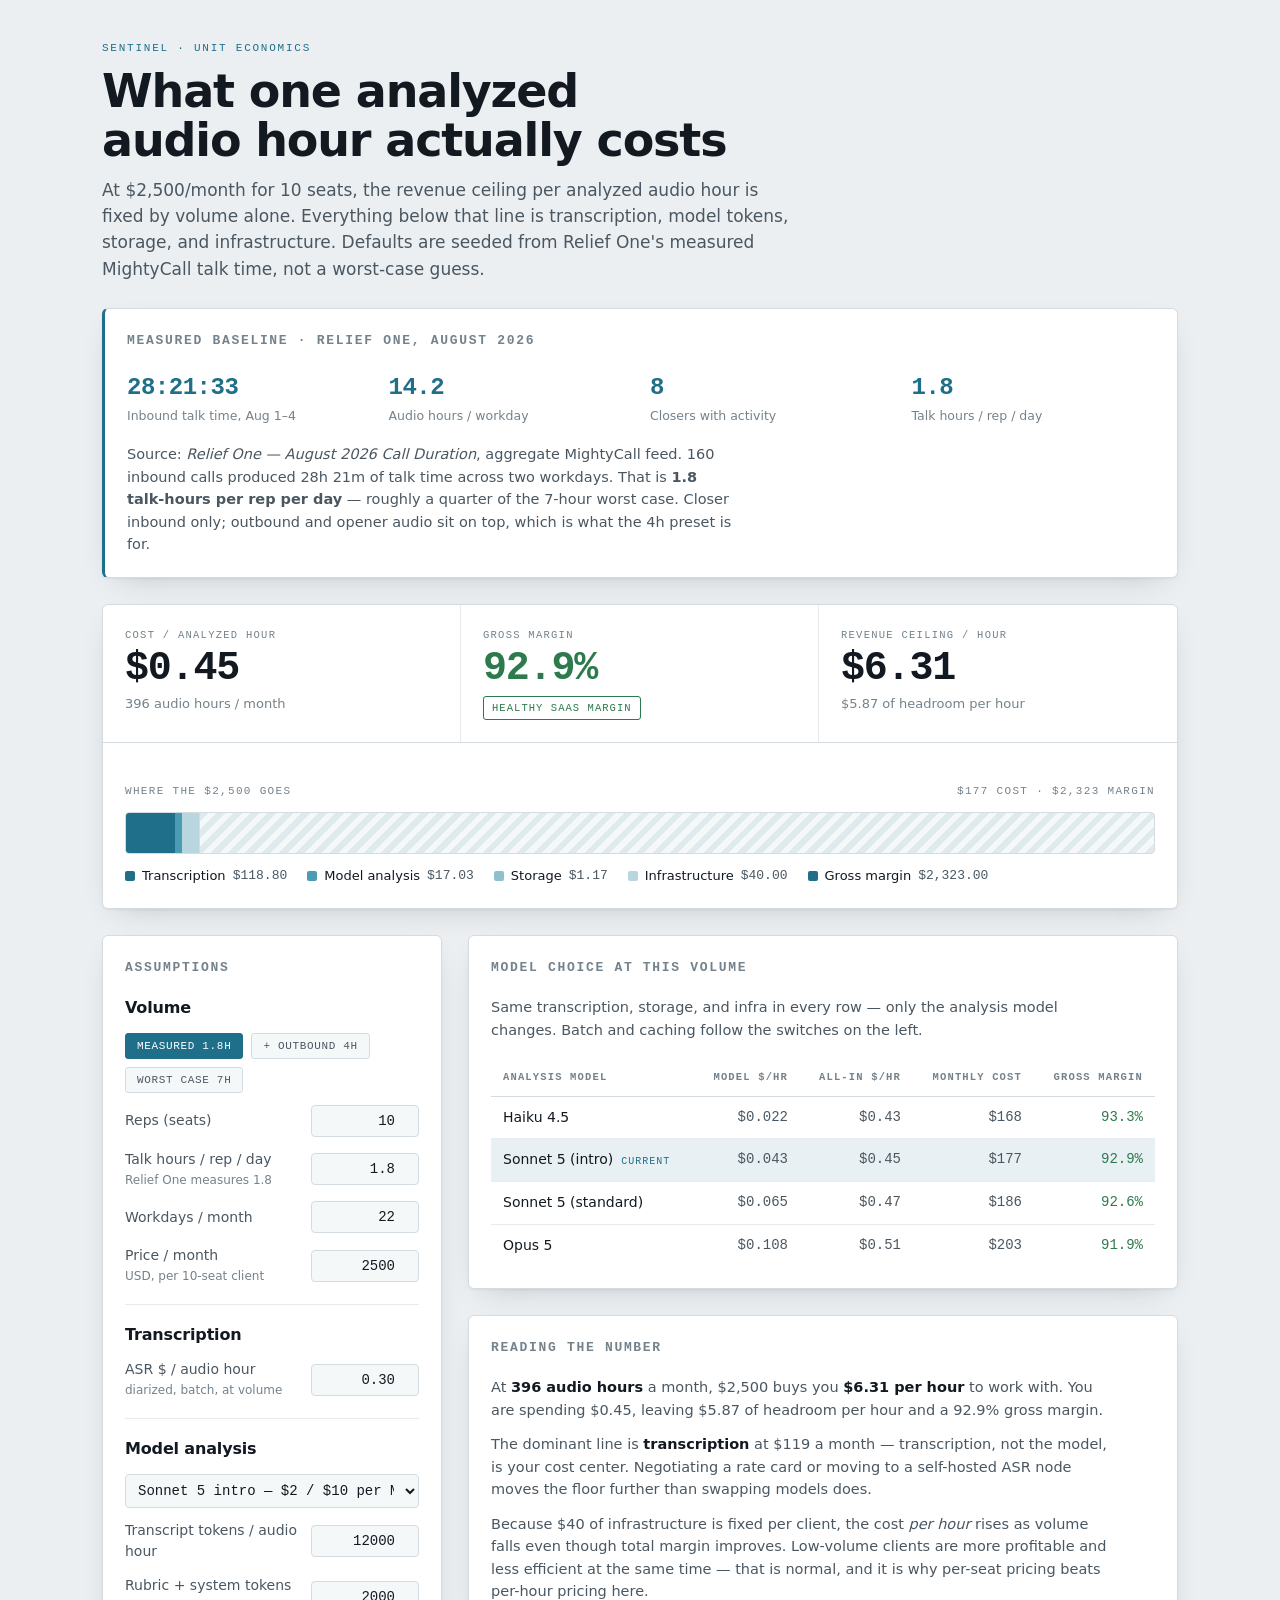
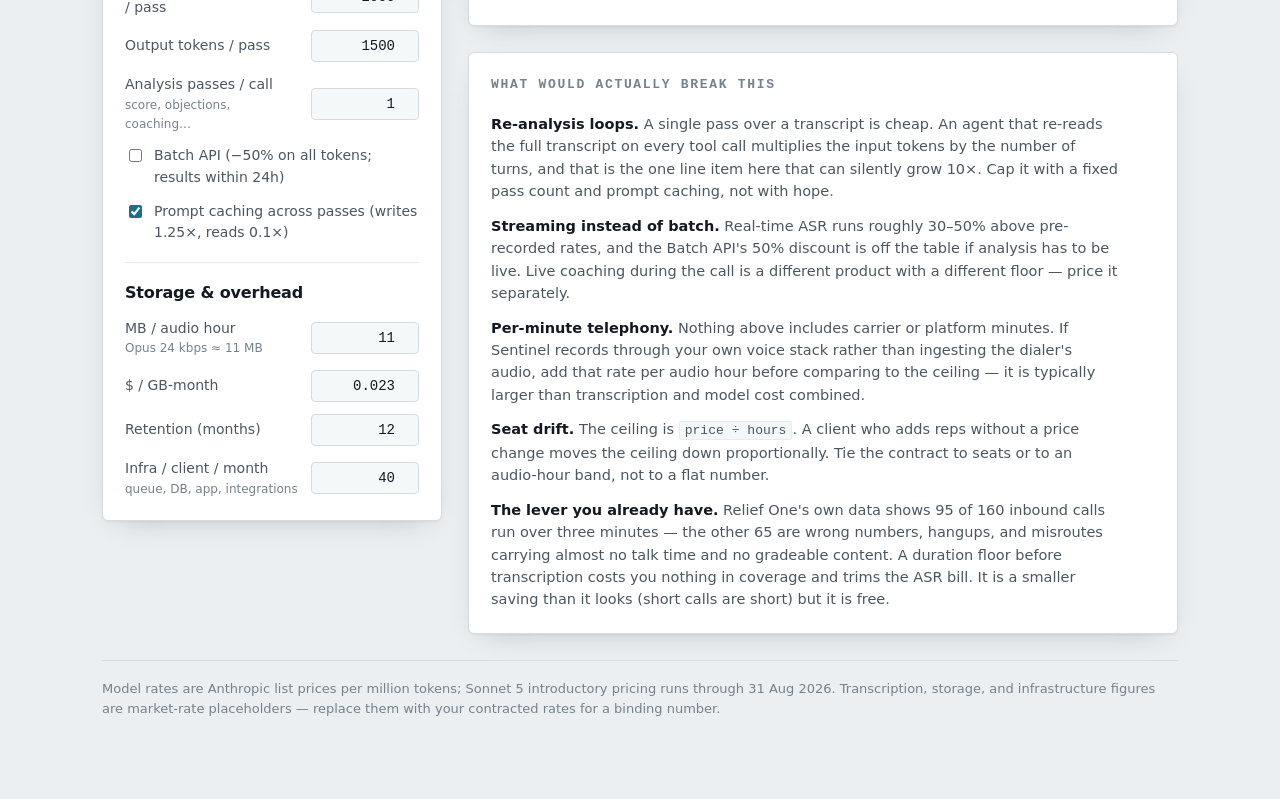
<file: sentinel-unit-economics.html>
<!doctype html>
<html lang="en">
<head>
<meta charset="utf-8">
<meta name="viewport" content="width=device-width, initial-scale=1">
<meta name="robots" content="noindex">
<meta name="description" content="Sentinel unit economics: cost per analyzed audio hour, seeded from Relief One measured call duration.">
<title>Sentinel Unit Economics</title>
<style>
  :root {
    --ground: #eceff2;
    --panel: #ffffff;
    --panel-2: #f5f8f9;
    --line: #d5dce1;
    --line-soft: #e5ebee;
    --ink: #121920;
    --ink-2: #4a5761;
    --ink-3: #74828c;
    --accent: #1f6f8b;
    --accent-2: #155469;
    --accent-wash: rgba(31, 111, 139, 0.10);
    --good: #2d7a4d;
    --warn: #96620f;
    --crit: #a33030;
    --seg-asr: #1f6f8b;
    --seg-llm: #4a9bb4;
    --seg-store: #8fc0ce;
    --seg-infra: #b9d6de;
    --shadow: 0 1px 2px rgba(18, 25, 32, .05), 0 10px 30px -16px rgba(18, 25, 32, .28);
    --sans: system-ui, -apple-system, "Segoe UI", Roboto, Helvetica, Arial, sans-serif;
    --mono: ui-monospace, SFMono-Regular, "SF Mono", Menlo, Consolas, "Liberation Mono", monospace;
  }

  @media (prefers-color-scheme: dark) {
    :root:not([data-theme="light"]) {
      --ground: #0d1115;
      --panel: #161d23;
      --panel-2: #1c242b;
      --line: #2a343d;
      --line-soft: #212a32;
      --ink: #e3e9ee;
      --ink-2: #a2afb9;
      --ink-3: #7a8791;
      --accent: #6fb6ce;
      --accent-2: #9ed3e5;
      --accent-wash: rgba(111, 182, 206, 0.12);
      --good: #5cba81;
      --warn: #d4a251;
      --crit: #e2736e;
      --seg-asr: #6fb6ce;
      --seg-llm: #4d8ba3;
      --seg-store: #35657a;
      --seg-infra: #274a5a;
      --shadow: 0 1px 2px rgba(0, 0, 0, .45), 0 12px 34px -18px rgba(0, 0, 0, .8);
    }
  }

  :root[data-theme="dark"] {
    --ground: #0d1115;
    --panel: #161d23;
    --panel-2: #1c242b;
    --line: #2a343d;
    --line-soft: #212a32;
    --ink: #e3e9ee;
    --ink-2: #a2afb9;
    --ink-3: #7a8791;
    --accent: #6fb6ce;
    --accent-2: #9ed3e5;
    --accent-wash: rgba(111, 182, 206, 0.12);
    --good: #5cba81;
    --warn: #d4a251;
    --crit: #e2736e;
    --seg-asr: #6fb6ce;
    --seg-llm: #4d8ba3;
    --seg-store: #35657a;
    --seg-infra: #274a5a;
    --shadow: 0 1px 2px rgba(0, 0, 0, .45), 0 12px 34px -18px rgba(0, 0, 0, .8);
  }

  * { box-sizing: border-box; }

  body {
    margin: 0;
    background: var(--ground);
    color: var(--ink);
    font-family: var(--sans);
    font-size: 16px;
    line-height: 1.55;
    -webkit-font-smoothing: antialiased;
  }

  .wrap {
    max-width: 1120px;
    margin: 0 auto;
    padding: 40px 22px 80px;
    display: flex;
    flex-direction: column;
    gap: 26px;
  }

  .eyebrow {
    font-family: var(--mono);
    font-size: 11px;
    letter-spacing: .16em;
    text-transform: uppercase;
    color: var(--accent);
    margin: 0;
  }

  h1 {
    font-size: clamp(30px, 4.4vw, 46px);
    line-height: 1.06;
    letter-spacing: -.025em;
    font-weight: 700;
    margin: 10px 0 0;
    text-wrap: balance;
  }

  .deck {
    margin: 12px 0 0;
    max-width: 64ch;
    color: var(--ink-2);
    font-size: 17px;
  }

  h2 {
    font-size: 13px;
    font-family: var(--mono);
    letter-spacing: .13em;
    text-transform: uppercase;
    color: var(--ink-3);
    font-weight: 600;
    margin: 0;
  }

  h3 {
    font-size: 16px;
    letter-spacing: -.01em;
    margin: 0;
    font-weight: 650;
  }

  .panel {
    background: var(--panel);
    border: 1px solid var(--line);
    border-radius: 6px;
    box-shadow: var(--shadow);
    padding: 22px;
    display: flex;
    flex-direction: column;
    gap: 18px;
  }

  /* ---- verdict ---- */
  .verdict { padding: 0; overflow: hidden; }

  .readouts {
    display: grid;
    grid-template-columns: repeat(3, 1fr);
    border-bottom: 1px solid var(--line);
  }

  .readout {
    padding: 22px;
    display: flex;
    flex-direction: column;
    gap: 4px;
    border-right: 1px solid var(--line-soft);
  }
  .readout:last-child { border-right: 0; }

  .readout .lbl {
    font-family: var(--mono);
    font-size: 10.5px;
    letter-spacing: .12em;
    text-transform: uppercase;
    color: var(--ink-3);
  }

  .readout .val {
    font-family: var(--mono);
    font-variant-numeric: tabular-nums;
    font-size: clamp(28px, 4.2vw, 40px);
    line-height: 1.05;
    letter-spacing: -.03em;
    font-weight: 600;
  }

  .readout .sub { font-size: 13px; color: var(--ink-3); }

  .val.good { color: var(--good); }
  .val.warn { color: var(--warn); }
  .val.crit { color: var(--crit); }

  .pill {
    display: inline-flex;
    align-items: center;
    gap: 6px;
    align-self: flex-start;
    font-family: var(--mono);
    font-size: 10.5px;
    letter-spacing: .1em;
    text-transform: uppercase;
    padding: 3px 8px;
    border-radius: 3px;
    border: 1px solid currentColor;
    margin-top: 2px;
  }
  .pill.good { color: var(--good); }
  .pill.warn { color: var(--warn); }
  .pill.crit { color: var(--crit); }

  /* ---- stack bar ---- */
  .stackwrap { padding: 22px; display: flex; flex-direction: column; gap: 12px; }

  .barhead {
    display: flex;
    justify-content: space-between;
    align-items: baseline;
    gap: 16px;
    flex-wrap: wrap;
  }

  .barhead .cap { font-family: var(--mono); font-size: 11px; letter-spacing: .12em; text-transform: uppercase; color: var(--ink-3); }

  .bar {
    display: flex;
    height: 42px;
    border-radius: 4px;
    overflow: hidden;
    background: var(--panel-2);
    border: 1px solid var(--line);
  }

  .seg {
    transition: width .28s cubic-bezier(.4, 0, .2, 1);
    min-width: 0;
  }
  .seg.margin {
    background: repeating-linear-gradient(135deg, var(--accent-wash), var(--accent-wash) 6px, transparent 6px, transparent 12px);
    border-left: 1px solid var(--line);
  }
  .seg.over { background: var(--crit); }

  .legend {
    display: flex;
    flex-wrap: wrap;
    gap: 6px 20px;
    font-size: 13px;
  }

  .legend .item { display: flex; align-items: center; gap: 7px; }

  .swatch { width: 10px; height: 10px; border-radius: 2px; flex: none; }

  .legend .amt {
    font-family: var(--mono);
    font-variant-numeric: tabular-nums;
    color: var(--ink-2);
  }

  /* ---- controls ---- */
  .grid2 {
    display: grid;
    grid-template-columns: minmax(0, 340px) minmax(0, 1fr);
    gap: 26px;
    align-items: start;
  }

  .fieldset { display: flex; flex-direction: column; gap: 12px; }

  .fieldset + .fieldset { padding-top: 18px; border-top: 1px solid var(--line-soft); }

  .field {
    display: grid;
    grid-template-columns: 1fr 108px;
    align-items: center;
    gap: 12px;
  }

  .field label { font-size: 14px; color: var(--ink-2); }
  .field .hint { display: block; font-size: 12px; color: var(--ink-3); }

  input[type="number"], select {
    width: 100%;
    font-family: var(--mono);
    font-variant-numeric: tabular-nums;
    font-size: 14px;
    color: var(--ink);
    background: var(--panel-2);
    border: 1px solid var(--line);
    border-radius: 4px;
    padding: 7px 8px;
    text-align: right;
  }

  select { text-align: left; grid-column: 1 / -1; }

  input[type="number"]:focus-visible, select:focus-visible, button:focus-visible {
    outline: 2px solid var(--accent);
    outline-offset: 2px;
  }

  .checkrow { display: flex; align-items: flex-start; gap: 9px; font-size: 14px; color: var(--ink-2); }
  .checkrow input { margin-top: 4px; accent-color: var(--accent); }

  .presets { display: flex; gap: 8px; flex-wrap: wrap; }

  .presets button {
    font-family: var(--mono);
    font-size: 11px;
    letter-spacing: .06em;
    text-transform: uppercase;
    padding: 6px 11px;
    border-radius: 3px;
    border: 1px solid var(--line);
    background: var(--panel-2);
    color: var(--ink-2);
    cursor: pointer;
  }
  .presets button:hover { border-color: var(--accent); color: var(--accent); }
  .presets button[aria-pressed="true"] { background: var(--accent); border-color: var(--accent); color: var(--panel); }

  /* ---- table ---- */
  .tablewrap { overflow-x: auto; }

  table { border-collapse: collapse; width: 100%; font-size: 14px; min-width: 540px; }

  th, td { text-align: right; padding: 10px 12px; border-bottom: 1px solid var(--line-soft); }

  th:first-child, td:first-child { text-align: left; }

  thead th {
    font-family: var(--mono);
    font-size: 10.5px;
    letter-spacing: .11em;
    text-transform: uppercase;
    color: var(--ink-3);
    font-weight: 600;
    border-bottom: 1px solid var(--line);
  }

  tbody td { font-family: var(--mono); font-variant-numeric: tabular-nums; color: var(--ink-2); }
  tbody td:first-child { font-family: var(--sans); color: var(--ink); }
  tbody tr:last-child td { border-bottom: 0; }
  tbody tr.is-current td { background: var(--accent-wash); }
  tbody tr.is-current td:first-child::after {
    content: "current";
    font-family: var(--mono);
    font-size: 10px;
    letter-spacing: .1em;
    text-transform: uppercase;
    color: var(--accent);
    margin-left: 8px;
  }

  .m-good { color: var(--good); }
  .m-warn { color: var(--warn); }
  .m-crit { color: var(--crit); }

  /* ---- notes ---- */
  .notes { font-size: 14.5px; color: var(--ink-2); }
  .notes p { margin: 0 0 12px; max-width: 68ch; }
  .notes p:last-child { margin-bottom: 0; }
  .notes strong { color: var(--ink); font-weight: 650; }
  .notes code {
    font-family: var(--mono);
    font-size: .9em;
    background: var(--panel-2);
    border: 1px solid var(--line-soft);
    border-radius: 3px;
    padding: 1px 5px;
  }

  .measured { border-left: 3px solid var(--accent); }

  .mgrid {
    display: grid;
    grid-template-columns: repeat(auto-fit, minmax(140px, 1fr));
    gap: 18px;
  }

  .mstat { display: flex; flex-direction: column; gap: 2px; }

  .mstat .mval {
    font-family: var(--mono);
    font-variant-numeric: tabular-nums;
    font-size: 24px;
    letter-spacing: -.02em;
    color: var(--accent);
    font-weight: 600;
  }

  .mstat .mlbl { font-size: 12.5px; color: var(--ink-3); line-height: 1.35; }

  .rule { height: 1px; background: var(--line); border: 0; margin: 0; }

  footer {
    font-size: 13px;
    color: var(--ink-3);
    border-top: 1px solid var(--line);
    padding-top: 18px;
  }

  @media (max-width: 860px) {
    .grid2 { grid-template-columns: 1fr; }
    .readouts { grid-template-columns: 1fr; }
    .readout { border-right: 0; border-bottom: 1px solid var(--line-soft); }
    .readout:last-child { border-bottom: 0; }
  }

  @media (prefers-reduced-motion: reduce) {
    * { transition: none !important; animation: none !important; }
  }
</style>
</head>
<body>
<div class="wrap">

  <header>
    <p class="eyebrow">Sentinel · Unit economics</p>
    <h1>What one analyzed audio hour actually costs</h1>
    <p class="deck">
      At $2,500/month for 10 seats, the revenue ceiling per analyzed audio hour is fixed by volume alone.
      Everything below that line is transcription, model tokens, storage, and infrastructure. Defaults are
      seeded from Relief One's measured MightyCall talk time, not a worst-case guess.
    </p>
  </header>

  <section class="panel measured">
    <h2>Measured baseline · Relief One, August 2026</h2>
    <div class="mgrid">
      <div class="mstat"><span class="mval">28:21:33</span><span class="mlbl">Inbound talk time, Aug 1–4</span></div>
      <div class="mstat"><span class="mval">14.2</span><span class="mlbl">Audio hours / workday</span></div>
      <div class="mstat"><span class="mval">8</span><span class="mlbl">Closers with activity</span></div>
      <div class="mstat"><span class="mval">1.8</span><span class="mlbl">Talk hours / rep / day</span></div>
    </div>
    <p style="margin:0;color:var(--ink-2);font-size:14.5px;max-width:66ch;">
      Source: <em>Relief One — August 2026 Call Duration</em>, aggregate MightyCall feed. 160 inbound calls
      produced 28h 21m of talk time across two workdays. That is <strong>1.8 talk-hours per rep per
      day</strong> — roughly a quarter of the 7-hour worst case. Closer inbound only; outbound and opener
      audio sit on top, which is what the 4h preset is for.
    </p>
  </section>

  <section class="panel verdict" aria-label="Headline results">
    <div class="readouts">
      <div class="readout">
        <span class="lbl">Cost / analyzed hour</span>
        <span class="val" id="r-cost">$0.00</span>
        <span class="sub" id="r-cost-sub">variable + allocated fixed</span>
      </div>
      <div class="readout">
        <span class="lbl">Gross margin</span>
        <span class="val" id="r-margin">0%</span>
        <span class="pill" id="r-pill">—</span>
      </div>
      <div class="readout">
        <span class="lbl">Revenue ceiling / hour</span>
        <span class="val" id="r-ceiling">$0.00</span>
        <span class="sub" id="r-ceiling-sub">price ÷ audio hours</span>
      </div>
    </div>

    <div class="stackwrap">
      <div class="barhead">
        <span class="cap">Where the $2,500 goes</span>
        <span class="cap" id="bar-total">—</span>
      </div>
      <div class="bar" id="bar" role="img" aria-label="Monthly cost stack against revenue"></div>
      <div class="legend" id="legend"></div>
    </div>
  </section>

  <div class="grid2">

    <form class="panel" id="controls" aria-label="Assumptions">
      <h2>Assumptions</h2>

      <div class="fieldset">
        <h3>Volume</h3>
        <div class="presets" role="group" aria-label="Talk-hour presets">
          <button type="button" data-hours="1.8">Measured 1.8h</button>
          <button type="button" data-hours="4">+ outbound 4h</button>
          <button type="button" data-hours="7">Worst case 7h</button>
        </div>
        <div class="field">
          <label for="reps">Reps (seats)</label>
          <input type="number" id="reps" value="10" min="1" step="1">
        </div>
        <div class="field">
          <label for="hrs">Talk hours / rep / day <span class="hint">Relief One measures 1.8</span></label>
          <input type="number" id="hrs" value="1.8" min="0.1" step="0.1">
        </div>
        <div class="field">
          <label for="days">Workdays / month</label>
          <input type="number" id="days" value="22" min="1" step="1">
        </div>
        <div class="field">
          <label for="price">Price / month <span class="hint">USD, per 10-seat client</span></label>
          <input type="number" id="price" value="2500" min="0" step="50">
        </div>
      </div>

      <div class="fieldset">
        <h3>Transcription</h3>
        <div class="field">
          <label for="asr">ASR $ / audio hour <span class="hint">diarized, batch, at volume</span></label>
          <input type="number" id="asr" value="0.30" min="0" step="0.01">
        </div>
      </div>

      <div class="fieldset">
        <h3>Model analysis</h3>
        <select id="model" aria-label="Model">
          <option value="haiku">Haiku 4.5 — $1 / $5 per MTok</option>
          <option value="sonnetIntro" selected>Sonnet 5 intro — $2 / $10 per MTok</option>
          <option value="sonnet">Sonnet 5 standard — $3 / $15 per MTok</option>
          <option value="opus">Opus 5 — $5 / $25 per MTok</option>
        </select>
        <div class="field">
          <label for="ttok">Transcript tokens / audio hour</label>
          <input type="number" id="ttok" value="12000" min="0" step="500">
        </div>
        <div class="field">
          <label for="stok">Rubric + system tokens / pass</label>
          <input type="number" id="stok" value="2000" min="0" step="250">
        </div>
        <div class="field">
          <label for="otok">Output tokens / pass</label>
          <input type="number" id="otok" value="1500" min="0" step="250">
        </div>
        <div class="field">
          <label for="passes">Analysis passes / call <span class="hint">score, objections, coaching…</span></label>
          <input type="number" id="passes" value="1" min="1" step="1">
        </div>
        <label class="checkrow"><input type="checkbox" id="batch"> Batch API (−50% on all tokens; results within 24h)</label>
        <label class="checkrow"><input type="checkbox" id="cache" checked> Prompt caching across passes (writes 1.25×, reads 0.1×)</label>
      </div>

      <div class="fieldset">
        <h3>Storage &amp; overhead</h3>
        <div class="field">
          <label for="mb">MB / audio hour <span class="hint">Opus 24 kbps ≈ 11 MB</span></label>
          <input type="number" id="mb" value="11" min="0" step="1">
        </div>
        <div class="field">
          <label for="gb">$ / GB-month</label>
          <input type="number" id="gb" value="0.023" min="0" step="0.001">
        </div>
        <div class="field">
          <label for="ret">Retention (months)</label>
          <input type="number" id="ret" value="12" min="1" step="1">
        </div>
        <div class="field">
          <label for="infra">Infra / client / month <span class="hint">queue, DB, app, integrations</span></label>
          <input type="number" id="infra" value="40" min="0" step="5">
        </div>
      </div>
    </form>

    <div style="display:flex;flex-direction:column;gap:26px;min-width:0;">

      <section class="panel">
        <h2>Model choice at this volume</h2>
        <p style="margin:0;color:var(--ink-2);font-size:14.5px;max-width:64ch;">
          Same transcription, storage, and infra in every row — only the analysis model changes. Batch and
          caching follow the switches on the left.
        </p>
        <div class="tablewrap">
          <table id="scenarios">
            <thead>
              <tr>
                <th scope="col">Analysis model</th>
                <th scope="col">Model $/hr</th>
                <th scope="col">All-in $/hr</th>
                <th scope="col">Monthly cost</th>
                <th scope="col">Gross margin</th>
              </tr>
            </thead>
            <tbody></tbody>
          </table>
        </div>
      </section>

      <section class="panel">
        <h2>Reading the number</h2>
        <div class="notes" id="notes"></div>
      </section>

      <section class="panel">
        <h2>What would actually break this</h2>
        <div class="notes">
          <p>
            <strong>Re-analysis loops.</strong> A single pass over a transcript is cheap. An agent that
            re-reads the full transcript on every tool call multiplies the input tokens by the number of
            turns, and that is the one line item here that can silently grow 10×. Cap it with a fixed
            pass count and prompt caching, not with hope.
          </p>
          <p>
            <strong>Streaming instead of batch.</strong> Real-time ASR runs roughly 30–50% above
            pre-recorded rates, and the Batch API's 50% discount is off the table if analysis has to be
            live. Live coaching during the call is a different product with a different floor — price it
            separately.
          </p>
          <p>
            <strong>Per-minute telephony.</strong> Nothing above includes carrier or platform minutes. If
            Sentinel records through your own voice stack rather than ingesting the dialer's audio, add
            that rate per audio hour before comparing to the ceiling — it is typically larger than
            transcription and model cost combined.
          </p>
          <p>
            <strong>Seat drift.</strong> The ceiling is <code>price ÷ hours</code>. A client who adds
            reps without a price change moves the ceiling down proportionally. Tie the contract to seats
            or to an audio-hour band, not to a flat number.
          </p>
          <p>
            <strong>The lever you already have.</strong> Relief One's own data shows 95 of 160 inbound
            calls run over three minutes — the other 65 are wrong numbers, hangups, and misroutes carrying
            almost no talk time and no gradeable content. A duration floor before transcription costs you
            nothing in coverage and trims the ASR bill. It is a smaller saving than it looks (short calls
            are short) but it is free.
          </p>
        </div>
      </section>

    </div>
  </div>

  <footer>
    Model rates are Anthropic list prices per million tokens; Sonnet 5 introductory pricing runs through
    31 Aug 2026. Transcription, storage, and infrastructure figures are market-rate placeholders — replace
    them with your contracted rates for a binding number.
  </footer>

</div>

<script>
  (function () {
    var PRICES = {
      haiku: { name: "Haiku 4.5", in: 1, out: 5 },
      sonnetIntro: { name: "Sonnet 5 (intro)", in: 2, out: 10 },
      sonnet: { name: "Sonnet 5 (standard)", in: 3, out: 15 },
      opus: { name: "Opus 5", in: 5, out: 25 }
    };

    var $ = function (id) { return document.getElementById(id); };
    var num = function (id) { var v = parseFloat($(id).value); return isFinite(v) ? v : 0; };

    function fmt(n, dp) {
      return "$" + n.toLocaleString("en-US", { minimumFractionDigits: dp, maximumFractionDigits: dp });
    }
    function pct(n) { return (n * 100).toFixed(1) + "%"; }

    function llmPerHour(key, s) {
      var p = PRICES[key];
      var unit = s.ttok + s.stok;
      // Caching only pays for itself across passes: a single pass would never
      // be cached, so it must not carry the 1.25x write premium.
      var inTok = (s.cache && s.passes > 1)
        ? unit * 1.25 + unit * 0.1 * (s.passes - 1)
        : unit * s.passes;
      var outTok = s.otok * s.passes;
      var cost = (inTok / 1e6) * p.in + (outTok / 1e6) * p.out;
      return s.batch ? cost * 0.5 : cost;
    }

    function read() {
      return {
        reps: num("reps"), hrs: num("hrs"), days: num("days"), price: num("price"),
        asr: num("asr"), ttok: num("ttok"), stok: num("stok"), otok: num("otok"),
        passes: Math.max(1, num("passes")),
        batch: $("batch").checked, cache: $("cache").checked,
        mb: num("mb"), gb: num("gb"), ret: num("ret"), infra: num("infra"),
        model: $("model").value
      };
    }

    function model(s, key) {
      var hours = s.reps * s.hrs * s.days;
      var asr = hours * s.asr;
      var llm = hours * llmPerHour(key, s);
      var storage = (hours * s.mb / 1024) * s.ret * s.gb;
      var infra = s.infra;
      var total = asr + llm + storage + infra;
      return {
        hours: hours, asr: asr, llm: llm, storage: storage, infra: infra, total: total,
        perHour: hours ? total / hours : 0,
        llmPerHour: llmPerHour(key, s),
        ceiling: hours ? s.price / hours : 0,
        margin: s.price ? (s.price - total) / s.price : 0
      };
    }

    function tone(m) { return m >= 0.7 ? "good" : m >= 0.45 ? "warn" : "crit"; }
    function toneWord(m) {
      return m >= 0.8 ? "Healthy SaaS margin"
        : m >= 0.7 ? "Comfortable"
        : m >= 0.45 ? "Thin — watch scope creep"
        : m >= 0 ? "Below viable" : "Losing money";
    }

    function render() {
      var s = read();
      var r = model(s, s.model);

      $("r-cost").textContent = fmt(r.perHour, 2);
      $("r-cost-sub").textContent = r.hours.toLocaleString("en-US") + " audio hours / month";

      var mEl = $("r-margin");
      mEl.textContent = pct(r.margin);
      mEl.className = "val " + tone(r.margin);

      var pill = $("r-pill");
      pill.textContent = toneWord(r.margin);
      pill.className = "pill " + tone(r.margin);

      $("r-ceiling").textContent = fmt(r.ceiling, 2);
      $("r-ceiling-sub").textContent = fmt(r.ceiling - r.perHour, 2) + " of headroom per hour";

      // stack bar
      var base = Math.max(s.price, r.total);
      var segs = [
        { k: "Transcription", v: r.asr, c: "var(--seg-asr)" },
        { k: "Model analysis", v: r.llm, c: "var(--seg-llm)" },
        { k: "Storage", v: r.storage, c: "var(--seg-store)" },
        { k: "Infrastructure", v: r.infra, c: "var(--seg-infra)" }
      ];
      var bar = $("bar");
      bar.innerHTML = "";
      segs.forEach(function (g) {
        var d = document.createElement("div");
        d.className = "seg";
        d.style.width = (base ? (g.v / base) * 100 : 0) + "%";
        d.style.background = g.c;
        d.title = g.k + " — " + fmt(g.v, 2);
        bar.appendChild(d);
      });
      var rest = document.createElement("div");
      if (r.total > s.price) {
        rest.className = "seg over";
        rest.style.width = "0%";
      } else {
        rest.className = "seg margin";
        rest.style.width = (base ? ((s.price - r.total) / base) * 100 : 0) + "%";
        rest.title = "Gross margin — " + fmt(s.price - r.total, 2);
      }
      bar.appendChild(rest);

      $("bar-total").textContent = fmt(r.total, 0) + " cost · " + fmt(Math.max(0, s.price - r.total), 0) + " margin";

      var legend = $("legend");
      legend.innerHTML = "";
      segs.concat([{ k: "Gross margin", v: s.price - r.total, c: "var(--accent)" }]).forEach(function (g) {
        var item = document.createElement("span");
        item.className = "item";
        var sw = document.createElement("span");
        sw.className = "swatch";
        sw.style.background = g.c;
        var t = document.createElement("span");
        t.textContent = g.k + " ";
        var a = document.createElement("span");
        a.className = "amt";
        a.textContent = fmt(g.v, 2);
        item.appendChild(sw); item.appendChild(t); item.appendChild(a);
        legend.appendChild(item);
      });

      // scenario table
      var tb = document.querySelector("#scenarios tbody");
      tb.innerHTML = "";
      Object.keys(PRICES).forEach(function (key) {
        var q = model(s, key);
        var tr = document.createElement("tr");
        if (key === s.model) tr.className = "is-current";
        var cells = [
          PRICES[key].name,
          fmt(q.llmPerHour, 3),
          fmt(q.perHour, 2),
          fmt(q.total, 0),
          pct(q.margin)
        ];
        cells.forEach(function (c, i) {
          var td = document.createElement("td");
          td.textContent = c;
          if (i === 4) td.className = "m-" + tone(q.margin);
          tr.appendChild(td);
        });
        tb.appendChild(tr);
      });

      // notes
      var big = segs.slice().sort(function (a, b) { return b.v - a.v; })[0];
      var asrShare = r.total ? r.asr / r.total : 0;
      $("notes").innerHTML =
        "<p>At <strong>" + r.hours.toLocaleString("en-US") + " audio hours</strong> a month, " + fmt(s.price, 0) +
        " buys you <strong>" + fmt(r.ceiling, 2) + " per hour</strong> to work with. You are spending " +
        fmt(r.perHour, 2) + ", leaving " + fmt(r.ceiling - r.perHour, 2) + " of headroom per hour and a " +
        pct(r.margin) + " gross margin.</p>" +
        "<p>The dominant line is <strong>" + big.k.toLowerCase() + "</strong> at " + fmt(big.v, 0) +
        " a month" + (asrShare > 0.5 ? " — transcription, not the model, is your cost center. Negotiating a rate card or moving to a self-hosted ASR node moves the floor further than swapping models does." : ". Model tokens are a rounding error next to transcription; do not optimize them first.") + "</p>" +
        "<p>Because " + fmt(s.infra, 0) + " of infrastructure is fixed per client, the cost <em>per hour</em> rises " +
        "as volume falls even though total margin improves. Low-volume clients are more profitable and less " +
        "efficient at the same time — that is normal, and it is why per-seat pricing beats per-hour pricing here.</p>";
    }

    var presets = document.querySelectorAll(".presets button");
    function syncPresets() {
      var h = num("hrs");
      presets.forEach(function (b) {
        b.setAttribute("aria-pressed", String(parseFloat(b.dataset.hours) === h));
      });
    }
    presets.forEach(function (b) {
      b.addEventListener("click", function () {
        $("hrs").value = b.dataset.hours;
        syncPresets();
        render();
      });
    });

    $("controls").addEventListener("input", function () { syncPresets(); render(); });
    $("controls").addEventListener("submit", function (e) { e.preventDefault(); });

    syncPresets();
    render();
  })();
</script>
</body>
</html>
</file>
<file: ericka-health/styles.css>
:root{--ink:#392936;--muted:#735a6a;--pink:#f5b6cf;--pink-deep:#9f2f65;--pink-light:#fce4ee;--blue:#c3e6f7;--blue-deep:#235975;--blue-light:#e7f4fc;--paper:#fff8fb;--line:#e9cbd9;--shadow:0 14px 40px #5d34520c;--radius:24px}
*{box-sizing:border-box}html{scroll-behavior:smooth}body{margin:0;background:linear-gradient(125deg,#fbe4ed 0%,#f9eaf2 48%,#d9edfa 100%);background-attachment:fixed;color:var(--ink);font:16px/1.5 -apple-system,BlinkMacSystemFont,'Segoe UI',sans-serif}button,input,select,textarea{font:inherit}button,a,input,select,textarea,summary{-webkit-tap-highlight-color:transparent}button{min-height:46px;border:1px solid transparent;border-radius:13px;padding:11px 18px;background:var(--pink-light);color:var(--ink);cursor:pointer;font-weight:650;line-height:1.3}button:hover{filter:brightness(.97)}button:disabled{opacity:.5;cursor:default}button:focus-visible,a:focus-visible,input:focus-visible,textarea:focus-visible,select:focus-visible,summary:focus-visible{outline:3px solid var(--blue-deep);outline-offset:3px}button.primary{background:var(--pink-deep);color:white}button.secondary{background:#fdf5f9;border-color:var(--line)}button.blue{background:#d4ebf9;color:var(--blue-deep);border-color:#b0d7ed}button.quiet{background:transparent;border-color:var(--line)}button.small{padding:7px 12px;font-size:13px;min-height:42px}button.danger{color:#97233d}a{color:var(--blue-deep);text-underline-offset:4px}h1,h2,h3,p{margin:0}h1,h2{letter-spacing:-.035em}h2{font-size:23px;line-height:1.25}h3{font-size:17px}strong{font-weight:750}input,select,textarea{width:100%;min-width:0;border:1px solid #cdaebd;border-radius:11px;background:#fffafc;color:var(--ink);padding:12px;min-height:48px}textarea{resize:vertical;min-height:88px}label{display:block;font-size:13px;font-weight:700;margin:0 0 7px}input[type=checkbox]{width:19px;height:19px;min-height:0;accent-color:var(--pink-deep);margin:0}input[type=file]{padding:10px}details>summary{cursor:pointer;min-height:46px;padding:11px 0;font-weight:700}fieldset{border:0;padding:0;margin:0}legend{font-size:13px;font-weight:700;margin-bottom:8px}.shell{max-width:1080px;margin:auto;padding:28px 24px 115px}.masthead{display:flex;justify-content:space-between;gap:20px;align-items:center;margin-bottom:25px;padding-bottom:17px;border-bottom:1px solid #d5b6c869}.wordmark{font-family:Georgia,'Times New Roman',serif;font-size:28px;letter-spacing:-1px;font-weight:normal}.agency{font-size:10px;letter-spacing:.13em;text-transform:uppercase;color:var(--muted);line-height:1.7}.agency strong{color:var(--pink-deep)}.status-badge{font-size:11px;border:1px solid #beccda;background:#e7f3fa;border-radius:30px;padding:7px 10px;color:#35586d;white-space:nowrap}.screen[hidden],[hidden]{display:none!important}.page-heading{display:flex;justify-content:space-between;align-items:flex-end;gap:14px;margin-bottom:20px}.kicker,.eyebrow{text-transform:uppercase;letter-spacing:.14em;font-size:10px;font-weight:750;color:var(--muted)}.page-heading h1{font-family:Georgia,'Times New Roman',serif;font-size:43px;font-weight:400;line-height:1.2;margin-top:7px}.page-heading p{font-size:14px;color:var(--muted);margin-top:8px}.card{background:linear-gradient(145deg,#fff0f6,#fcedf4);border:1px solid var(--line);border-radius:var(--radius);padding:25px;box-shadow:var(--shadow);min-width:0}.card.blue-card{background:linear-gradient(135deg,#e9f6fe,#d2e9f8);border-color:#b7d8ec}.card.pink-card{background:linear-gradient(135deg,#f9c8dc,#f8dce9);border-color:#eab3cc}.section{margin-top:18px}.grid{display:grid;grid-template-columns:1fr 1fr;gap:18px}.home-grid{display:grid;grid-template-columns:1.1fr 1fr;gap:18px;align-items:stretch}.row{display:flex;align-items:center;justify-content:space-between;gap:12px;flex-wrap:wrap}.actions{display:flex;align-items:center;gap:8px;flex-wrap:wrap}.actions>*{flex:0 1 auto}.muted{color:var(--muted)}.small-text{font-size:13px;color:var(--muted);line-height:1.55}.tiny{font-size:11px;color:var(--muted);line-height:1.6}.hero-number{font-size:82px;line-height:1;letter-spacing:-.075em;font-weight:650;font-variant-numeric:tabular-nums;margin:14px 0 8px}.hero-number small{font-size:23px;letter-spacing:-.02em;font-weight:400;margin-left:4px}.stat-row{display:grid;grid-template-columns:1fr 1fr;border-top:1px solid #c67d9e45;margin-top:22px;padding-top:16px;gap:14px}.stat-row strong{font-size:23px;font-weight:600;display:block;letter-spacing:-.04em}.stat-row small{font-size:12px;color:var(--muted)}.summary-numbers{display:grid;grid-template-columns:1fr 1fr;gap:14px;margin-top:23px}.summary-numbers .number{font-size:36px;letter-spacing:-.05em;line-height:1.1;font-variant-numeric:tabular-nums;color:var(--blue-deep)}.summary-numbers .unit{font-size:12px;color:var(--blue-deep);margin-top:5px}.summary-numbers small{font-size:12px}.rule{height:1px;background:#a4c7dc75;margin:18px 0}.chip{display:inline-block;border-radius:99px;background:#fef5f9;border:1px solid #d4b6c6;padding:5px 9px;font-size:11px;letter-spacing:.02em;line-height:1.4}.chip.blue{background:#eaf6fd;color:var(--blue-deep);border-color:#bbd7e7}.primary-row{display:flex;gap:10px;margin-top:20px}.primary-row button{flex:1}.checkin-buttons{display:flex;gap:8px;flex-wrap:wrap}.checkin-buttons button{background:#fdeaf2;border-color:#d6b6c6;flex:1}.checkin-buttons button[aria-pressed=true]{background:var(--pink-deep);color:#fff;border-color:var(--pink-deep)}.lesson{background:#f6ddea;border-color:#dfbacd}.lesson h2{font-family:Georgia,'Times New Roman',serif;font-size:27px;font-weight:400;line-height:1.15}.lesson p{max-width:62ch}.helper-answer{white-space:pre-wrap;border:1px solid #b4d5e9;background:#e8f4fc;border-radius:12px;padding:16px;margin-top:12px;font-size:14px}.quick-chips{display:flex;gap:7px;flex-wrap:wrap;margin:14px 0}.quick-chips button{background:#fff2f8;border-color:#d2b1c2;font-size:12px;padding:8px 10px;min-height:42px}.nav{position:fixed;z-index:50;bottom:18px;left:50%;transform:translateX(-50%);width:min(620px,calc(100% - 28px));background:#fff3f9f5;border:1px solid #d7b3c7;border-radius:21px;display:grid;grid-template-columns:repeat(4,1fr);gap:6px;padding:7px;box-shadow:0 8px 30px #522a4320;backdrop-filter:blur(12px)}.nav button{background:transparent;font-size:13px;font-weight:600;color:var(--muted);padding:12px 5px;min-height:48px}.nav button[aria-current=page]{background:var(--pink-deep);color:#fff}.full{width:100%}.fields{display:grid;grid-template-columns:1fr 1fr;gap:14px}.field.full-span{grid-column:1/-1}.field .small-text{margin-top:6px}.notice{padding:14px 16px;border-radius:13px;background:#f9dfeb;border:1px solid #d3a0b6;color:#69404f;font-size:13px;margin:15px 0}.chart-wrap{margin-top:18px;width:100%;min-width:0}.chart-wrap svg{width:100%;height:265px;display:block}.chart-wrap svg text{font-family:-apple-system,BlinkMacSystemFont,'Segoe UI',sans-serif}.chart-wrap.compact svg{height:120px}.chart-legend{display:flex;flex-wrap:wrap;gap:12px;margin-top:14px;font-size:11px;color:var(--muted)}.chart-legend span{display:flex;align-items:center;gap:5px}.chart-legend i{width:18px;height:0;border-top:3px solid var(--pink-deep);display:inline-block}.chart-legend .goal{border-color:#235975}.chart-legend .ref1{border-color:#89778c;border-top-style:dashed}.chart-legend .ref2{border-color:#5f8fa7;border-top-style:dotted}.progress-track{height:10px;border-radius:15px;overflow:hidden;background:#e2cbd8;margin-top:15px}.progress-track span{display:block;width:0;height:100%;background:linear-gradient(90deg,#a83267,#73aecb)}.progress-head{display:flex;justify-content:space-between;align-items:end;gap:10px}.progress-head strong{font-size:30px;letter-spacing:-.04em}.date-bar{display:flex;align-items:center;gap:8px;flex-wrap:wrap}.date-bar input{max-width:180px;background:#eaf6ff}.date-bar button{padding:10px 12px}.nutrition-grid{display:grid;grid-template-columns:repeat(4,1fr);gap:12px;margin-top:19px}.nutrition-stat{background:#edf8fd;border:1px solid #bad9ea;padding:14px;border-radius:15px;min-width:0}.nutrition-stat b{font-size:28px;line-height:1.2;display:block;color:var(--blue-deep);font-variant-numeric:tabular-nums}.nutrition-stat label{font-weight:500;font-size:11px;letter-spacing:.03em;margin:5px 0 0;color:#33576c}.nutrition-stat small{font-size:11px;color:#33576c;display:block;margin-top:5px}.mini-meter{height:5px;border-radius:5px;background:#c3deec;margin-top:9px;overflow:hidden}.mini-meter span{display:block;background:#397a9c;height:100%}.meal{border-top:1px solid #dfbccc;padding-top:19px;margin-top:19px}.meal:first-child{border-top:0;margin-top:0;padding-top:0}.meal-header{display:flex;align-items:center;justify-content:space-between;gap:12px}.meal-heading{display:flex;gap:10px;align-items:center}.meal-number{font-family:Georgia,serif;font-size:15px;color:#916477}.empty-text{padding:15px 0 4px;font-size:13px;color:var(--muted)}.entry{padding:14px 0;border-top:1px solid #e6cbd74f;display:flex;justify-content:space-between;align-items:flex-start;gap:10px}.entry:first-child{border-top:0}.entry-main{min-width:0;overflow-wrap:anywhere}.entry-title{font-size:15px;font-weight:650}.entry .actions{justify-content:flex-end;flex-shrink:0;gap:5px}.entry .actions button{font-size:12px;padding:8px 10px;min-height:40px}.entry-meta{font-size:12px;color:var(--muted);margin-top:4px}.food-totals-inline{font-size:12px;color:var(--blue-deep);margin-top:6px}.totals-preview{background:#e7f5ff;border:1px solid #bed8e7;border-radius:12px;padding:12px;font-size:13px;color:var(--blue-deep);margin-top:12px}.week-strip{display:grid;grid-template-columns:repeat(7,1fr);gap:6px;margin-top:15px}.week-day{background:#e7f4fc;border:1px solid #c7dce8;border-radius:12px;text-align:center;padding:10px 2px}.week-day small{font-size:10px;display:block;color:var(--blue-deep)}.week-day strong{font-size:13px;display:block;margin-top:6px}.day-checks{display:flex;gap:8px;flex-wrap:wrap}.day-checks label{display:flex;gap:6px;align-items:center;background:#e6f4fd;border:1px solid #bcd9e9;padding:9px;border-radius:10px;margin:0;font-weight:500}.screen footer{font-size:11px;color:var(--muted);text-align:center;margin-top:25px}.med-header{display:flex;align-items:flex-start;justify-content:space-between;gap:10px}.settings-list details+details{border-top:1px solid var(--line);margin-top:10px;padding-top:8px}dialog{border:1px solid #d8b6c8;border-radius:23px;padding:0;max-width:580px;width:calc(100% - 28px);max-height:90dvh;background:#fff0f6;color:var(--ink);box-shadow:0 30px 80px #3f243e40;overflow:auto}dialog::backdrop{background:#2c24335e;backdrop-filter:blur(4px)}.dialog-body{padding:25px}.dialog-title{display:flex;justify-content:space-between;align-items:center;gap:12px;margin-bottom:13px}.dialog-title h2{font-family:Georgia,serif;font-size:28px;font-weight:400}.dialog-actions{margin-top:20px;display:flex;gap:9px;justify-content:flex-end}.form-error{background:#f9d4df;border:1px solid #c790a2;color:#79213f;padding:11px;border-radius:11px;margin:12px 0;font-size:13px}.toast{position:fixed;bottom:103px;left:50%;transform:translateX(-50%);width:max-content;max-width:calc(100% - 28px);background:#382a37;color:#fff;border-radius:13px;padding:13px 17px;box-shadow:0 9px 20px #1c17262a;font-size:13px;z-index:120;display:flex;align-items:center;gap:12px}.toast button{background:#efd1e1;min-height:34px;padding:7px 10px;font-size:12px}.backup-row{display:flex;gap:9px;flex-wrap:wrap;margin-top:14px}.notransition{transition:none}.sr-only{position:absolute;width:1px;height:1px;padding:0;margin:-1px;overflow:hidden;clip:rect(0,0,0,0);white-space:nowrap;border:0}.file-warning{background:#e8f3fb;color:#35566b;border:1px solid #c1d6e4;border-radius:12px;padding:12px 14px;font-size:12px;margin-bottom:16px}
@media(min-width:860px){.card.hero{padding:32px}.hero-number{font-size:94px}.hero-subgrid{display:grid;grid-template-columns:1fr 1fr;gap:18px}.home-chart{grid-column:1/-1}.masthead{padding-bottom:22px}.page-heading h1{font-size:49px}}
@media(max-width:720px){.shell{padding:19px 17px 110px}.home-grid,.grid{grid-template-columns:1fr}.page-heading h1{font-size:38px}.page-heading{align-items:flex-start}.card{padding:22px}.hero-number{font-size:77px}.masthead{margin-bottom:20px;gap:8px}.agency{font-size:9px}.nutrition-grid{gap:7px;grid-template-columns:repeat(2,1fr)}.entry{flex-wrap:wrap}.entry .actions{width:100%;justify-content:flex-start}.week-strip{gap:4px}.week-day strong{font-size:12px}.chart-wrap svg{height:260px}.dialog-body{padding:20px}.page-heading>.actions{align-self:flex-end}}
@media(max-width:380px){.shell{padding:15px 12px 110px}.card{padding:18px;border-radius:20px}.fields{grid-template-columns:1fr}.field.full-span{grid-column:auto}.wordmark{font-size:25px}.status-badge{font-size:10px;padding:5px 7px}.primary-row{flex-wrap:wrap}.primary-row button{flex-basis:100%}.hero-number{font-size:73px}.page-heading h1{font-size:34px}.week-day{padding:9px 1px}.week-day strong{font-size:11px}.nav{bottom:10px;width:calc(100% - 20px)}.toast{bottom:89px}.date-bar input{max-width:160px}}
@media(prefers-reduced-motion:reduce){html{scroll-behavior:auto}*,*:before,*:after{animation:none!important;transition:none!important}}
@media print{body{background:#fff}.nav,.primary-row,.actions,.backup-row,button,.file-warning{display:none!important}.shell{padding:15px}.card{box-shadow:none;break-inside:avoid}dialog{display:none}#toast{display:none}}

/* A faint, CSS-only floral texture. No photographs, butterflies, or silhouettes. */
.floral-pattern{position:fixed;inset:0;pointer-events:none;z-index:0;opacity:.7;
 background-image:
 radial-gradient(ellipse 9px 15px at 48px 26px,transparent 80%,#bd7f9a33 83%,#bd7f9a33 88%,transparent 92%),
 radial-gradient(ellipse 14px 10px at 63px 41px,transparent 80%,#bd7f9a33 83%,#bd7f9a33 88%,transparent 92%),
 radial-gradient(ellipse 10px 14px at 57px 57px,transparent 80%,#bd7f9a33 83%,#bd7f9a33 88%,transparent 92%),
 radial-gradient(ellipse 10px 14px at 39px 57px,transparent 80%,#bd7f9a33 83%,#bd7f9a33 88%,transparent 92%),
 radial-gradient(ellipse 14px 10px at 33px 41px,transparent 80%,#bd7f9a33 83%,#bd7f9a33 88%,transparent 92%),
 radial-gradient(circle 3px at 48px 43px,#bd7f9a2b 90%,transparent 94%),
 radial-gradient(ellipse 7px 12px at 224px 178px,transparent 80%,#6f9bb333 83%,#6f9bb333 88%,transparent 92%),
 radial-gradient(ellipse 12px 8px at 237px 190px,transparent 80%,#6f9bb333 83%,#6f9bb333 88%,transparent 92%),
 radial-gradient(ellipse 8px 12px at 232px 204px,transparent 80%,#6f9bb333 83%,#6f9bb333 88%,transparent 92%),
 radial-gradient(ellipse 8px 12px at 216px 204px,transparent 80%,#6f9bb333 83%,#6f9bb333 88%,transparent 92%),
 radial-gradient(ellipse 12px 8px at 211px 190px,transparent 80%,#6f9bb333 83%,#6f9bb333 88%,transparent 92%),
 radial-gradient(circle 2px at 224px 192px,#6f9bb333 90%,transparent 94%);
 background-size:310px 330px;background-position:0 0}
.shell{position:relative;z-index:1}
@media print{.floral-pattern{display:none}}
/* Keep the quiet background treatment throughout long diary pages. */
body{position:relative;min-height:100vh;background-attachment:scroll}
.floral-pattern{position:absolute}
@media(min-width:381px) and (max-width:600px){.date-bar{display:grid;grid-template-columns:1fr 1fr}.date-bar input{max-width:none;grid-column:2;grid-row:1}.date-bar button{min-width:0}}


.nav{grid-template-columns:repeat(5,minmax(0,1fr))}.nav button{padding-left:3px;padding-right:3px;font-size:12px}.ai-card{background:linear-gradient(125deg,#f6d5e4,#d7eefa)}.ai-card h2{font-size:30px;margin-top:8px}.consent{display:flex;align-items:flex-start;gap:8px;font-size:12px;margin:15px 0}.consent input{width:auto;flex-shrink:0;margin-top:4px}.journey-card{display:flex;justify-content:space-between;gap:18px;align-items:center;background:linear-gradient(120deg,#f9dce9,#e3f3ff)}.journey-card h2{font-size:38px;margin-top:7px}.journey-ring{height:132px;width:132px;flex-shrink:0;border-radius:50%;background:conic-gradient(#9f2f65 0deg,#6baccf var(--turn,0deg),#fff5fa var(--turn,0deg));padding:12px;display:grid;place-items:center}.journey-ring>div{border-radius:50%;width:100%;height:100%;background:#fcedf4;display:flex;flex-direction:column;justify-content:center;align-items:center}.journey-ring strong{font-size:24px}.journey-ring small{font-size:11px;color:#735a6a}.knowledge-item{border-bottom:1px solid #d9c5d0;padding:13px 0}.knowledge-item summary{cursor:pointer;font-weight:700;min-height:44px}.knowledge-item summary small{display:block;font-size:11px;font-weight:400;color:#735a6a}.knowledge-item p{margin:12px 0;font-size:14px}.knowledge-item a{font-size:12px}.pace-grid{display:grid;grid-template-columns:repeat(2,minmax(0,1fr));gap:15px;margin:20px 0}.pace-grid strong{display:block;margin-top:8px;font-size:17px}.milestones{display:flex;justify-content:space-between;gap:8px;flex-wrap:wrap;margin-top:20px}.milestone{background:#e4f3fc;border:1px solid #b9d6e9;border-radius:14px;flex:1;padding:12px 7px;min-width:50px;text-align:center}.milestone.reached{background:#f5cee0;border-color:#b46c8c}.milestone b,.milestone small{display:block}.milestone small{font-size:10px;color:#735a6a}@media(max-width:380px){.journey-ring{width:105px;height:105px;padding:9px}.journey-ring strong{font-size:20px}.journey-card h2{font-size:31px}.pace-grid{grid-template-columns:1fr}.nav button{font-size:11px}}
</file>
